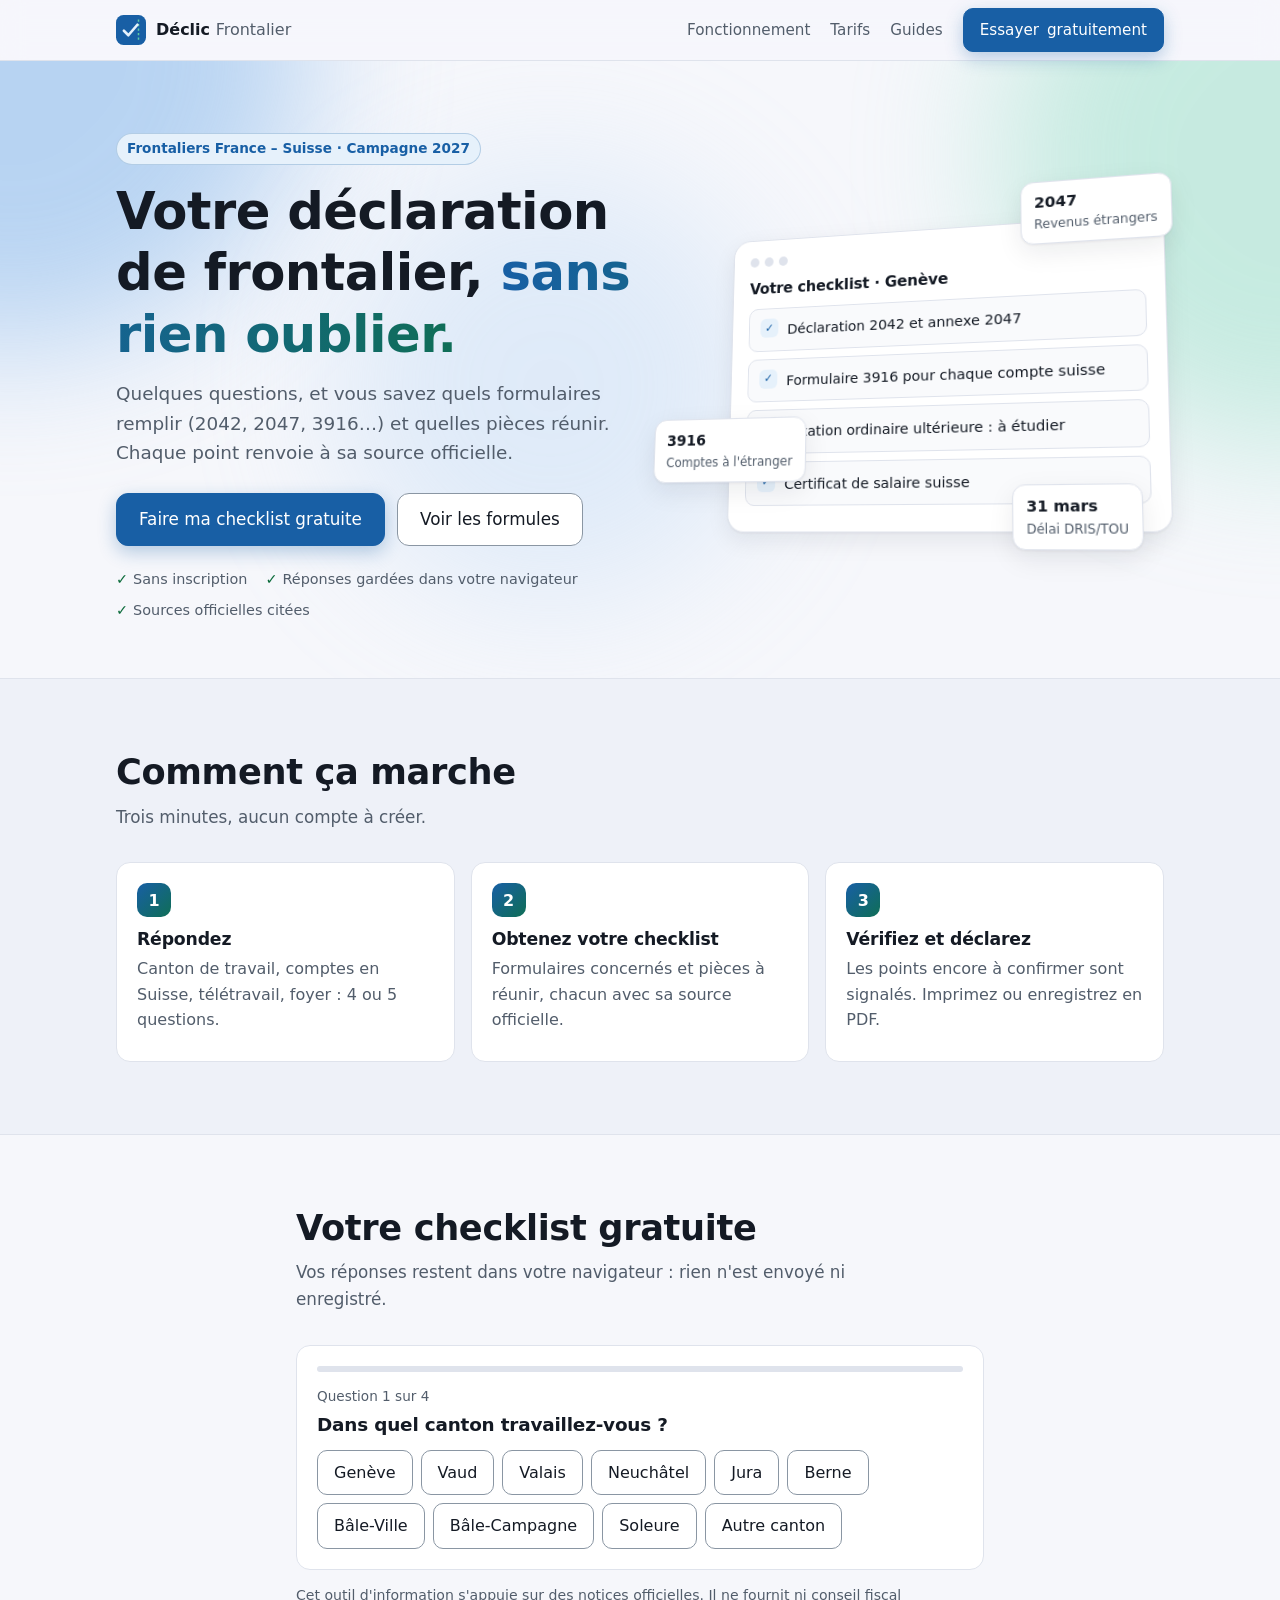
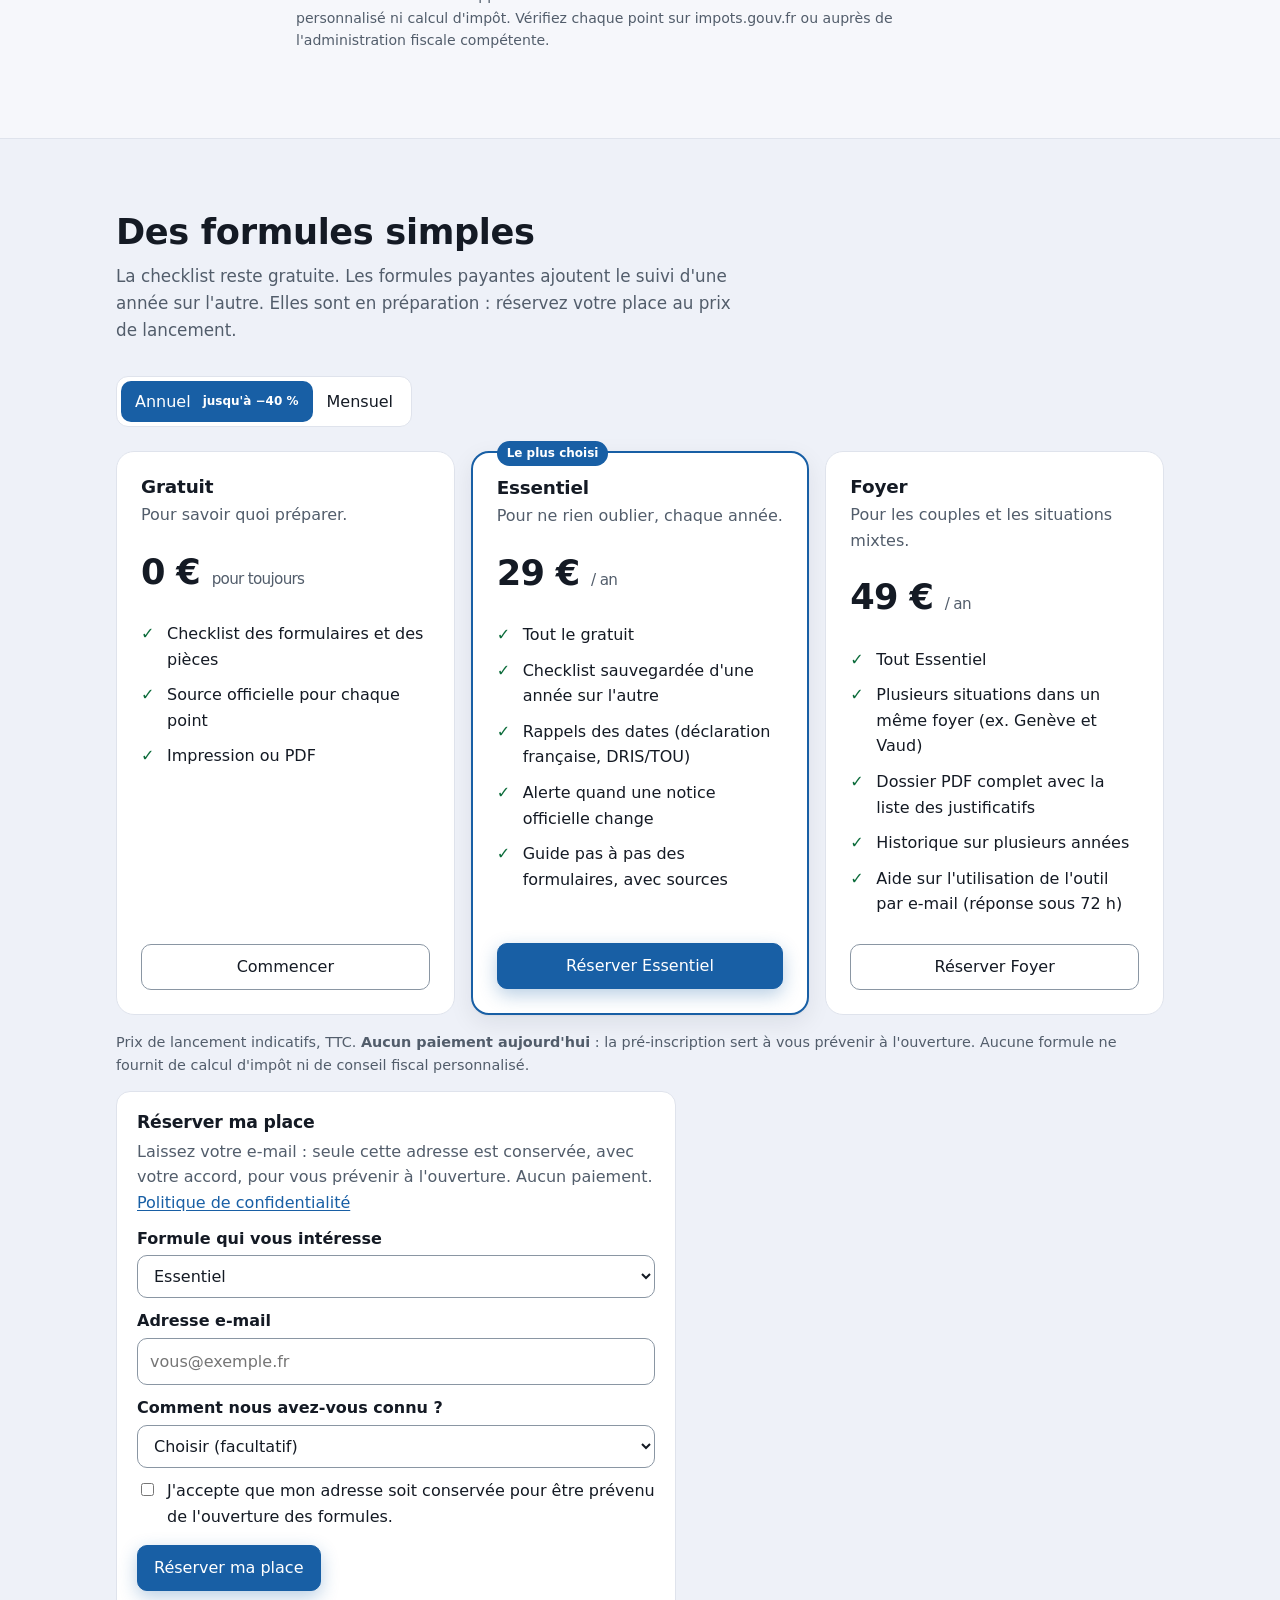
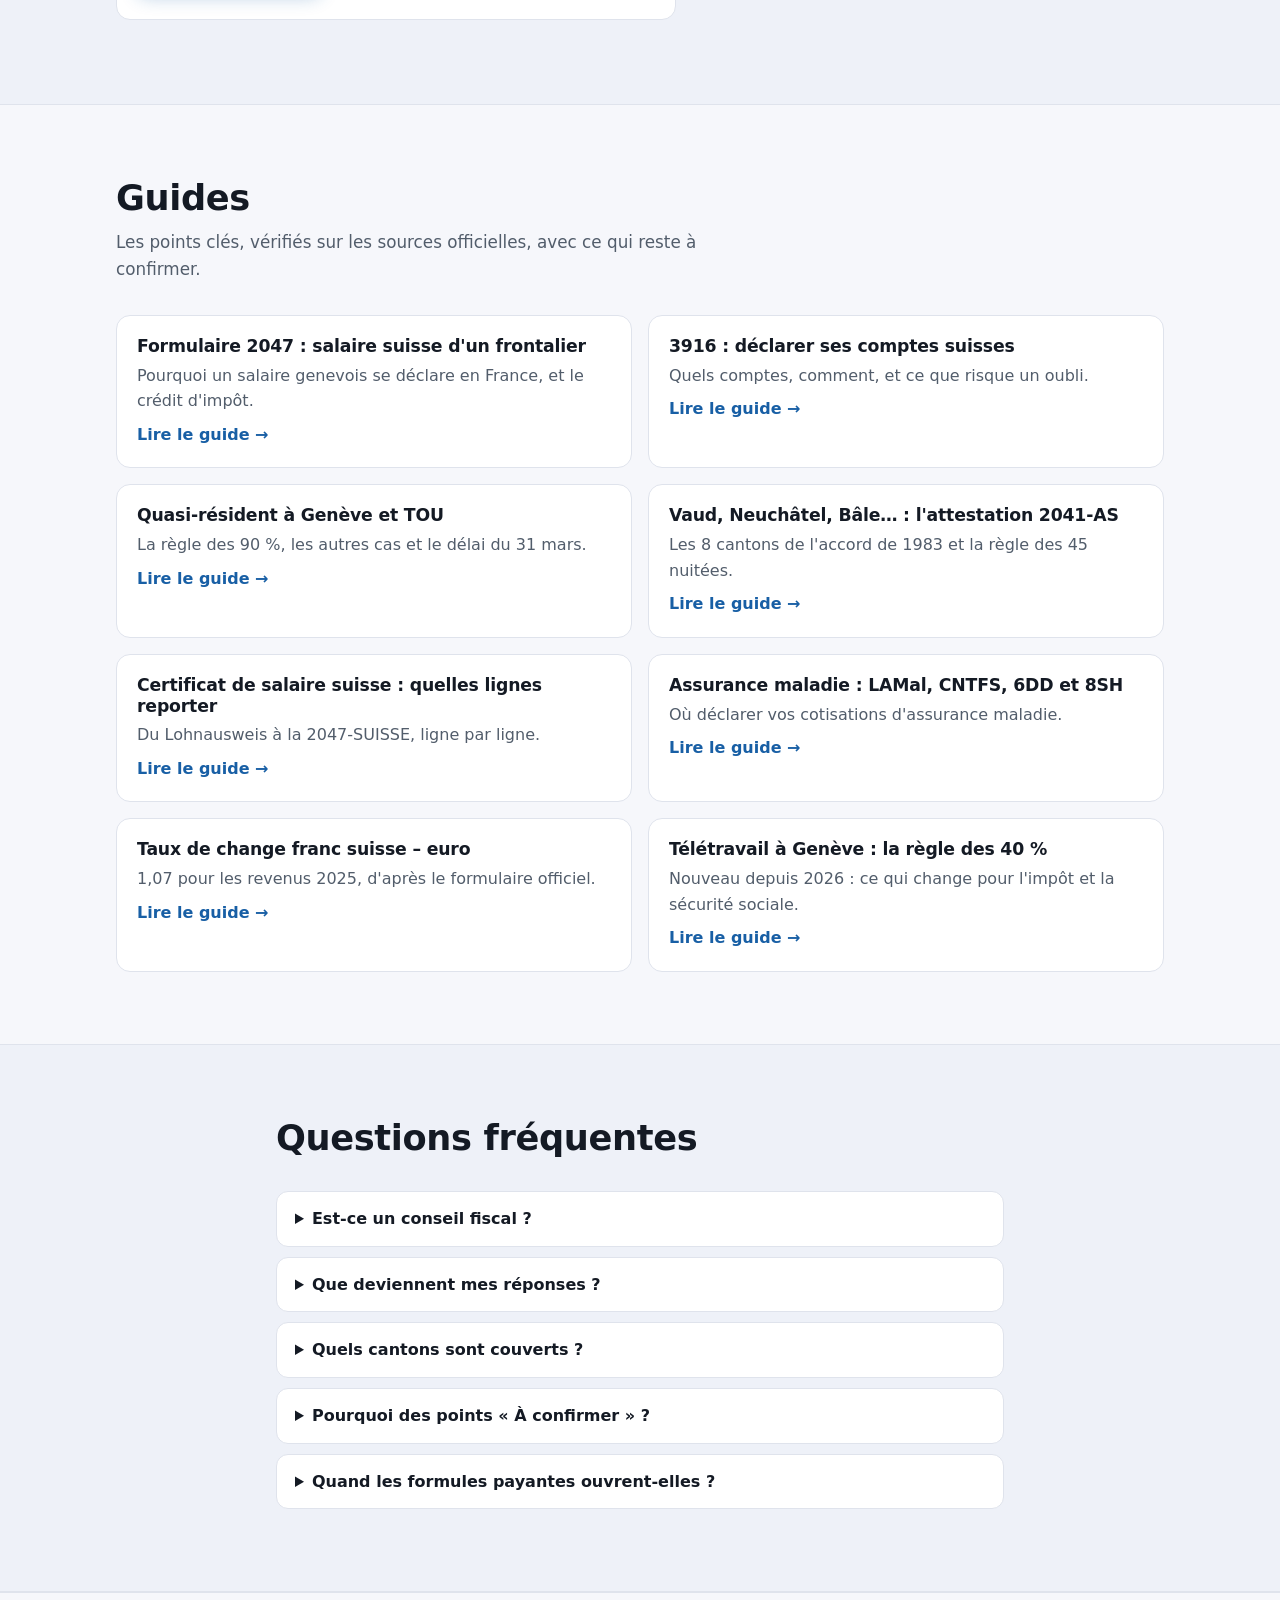
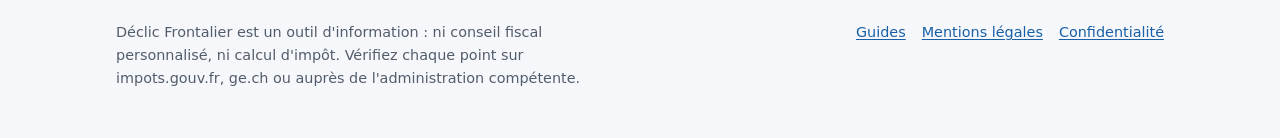
<file: index.html>
<!doctype html>
<html lang="fr">
<head>
  <meta charset="utf-8">
  <meta name="viewport" content="width=device-width, initial-scale=1">
  <title>Checklist déclaration d'impôts frontalier Suisse (Genève) | Déclic Frontalier</title>
  <meta name="description" content="Outil d'information gratuit : répondez à quelques questions et obtenez la checklist des formulaires (2042, 2047, 3916) et des pièces pour votre déclaration française de frontalier travaillant en Suisse.">
  <link rel="canonical" href="https://declicfrontalier.fr/">
  <meta property="og:type" content="website">
  <meta property="og:locale" content="fr_FR">
  <meta property="og:site_name" content="Déclic Frontalier">
  <meta property="og:title" content="Checklist déclaration d'impôts frontalier Suisse (Genève)">
  <meta property="og:description" content="Répondez à quelques questions et obtenez la checklist des formulaires et des pièces pour votre déclaration française. Outil d'information, vos réponses restent dans votre navigateur.">
  <meta property="og:url" content="https://declicfrontalier.fr/">
  <meta name="twitter:card" content="summary_large_image">
  <link rel="icon" href="favicon.svg" type="image/svg+xml">
  <link rel="apple-touch-icon" href="apple-touch-icon.png">
  <meta name="theme-color" content="#185FA5">
  <meta property="og:image" content="https://declicfrontalier.fr/img/og-image.png">
  <meta property="og:image:width" content="1200">
  <meta property="og:image:height" content="630">
  <meta property="og:image:alt" content="Déclic Frontalier : votre déclaration de frontalier, sans rien oublier.">
  <script type="application/ld+json">[{"@context": "https://schema.org", "@type": "WebSite", "name": "Déclic Frontalier", "url": "https://declicfrontalier.fr/", "inLanguage": "fr-FR"}, {"@context": "https://schema.org", "@type": "WebApplication", "name": "Déclic Frontalier", "url": "https://declicfrontalier.fr/", "applicationCategory": "FinanceApplication", "operatingSystem": "Web", "inLanguage": "fr-FR", "description": "Outil d'information gratuit : checklist des formulaires et des pièces pour la déclaration française des frontaliers travaillant en Suisse.", "offers": {"@type": "Offer", "price": "0", "priceCurrency": "EUR"}}, {"@context": "https://schema.org", "@type": "FAQPage", "mainEntity": [{"@type": "Question", "name": "Est-ce un conseil fiscal ?", "acceptedAnswer": {"@type": "Answer", "text": "Non. C'est un outil d'information : il liste les formulaires et les pièces à prévoir selon vos réponses, avec la source de chaque point. Il ne calcule pas votre impôt et ne remplace ni les notices officielles ni l'administration fiscale."}}, {"@type": "Question", "name": "Que deviennent mes réponses ?", "acceptedAnswer": {"@type": "Answer", "text": "Elles restent dans votre navigateur et disparaissent quand vous fermez la page. Seule l'adresse e-mail que vous laissez volontairement pour la pré-inscription est conservée. Politique de confidentialité."}}, {"@type": "Question", "name": "Quels cantons sont couverts ?", "acceptedAnswer": {"@type": "Answer", "text": "Tous les cantons, pour la déclaration française : Genève et les autres cantons hors accord relèvent du « cas 2 » de l'annexe 2047-SUISSE, et les huit cantons de l'accord frontalier de 1983 (Berne, Soleure, Bâle-Ville, Bâle-Campagne, Vaud, Valais, Neuchâtel, Jura) du « cas 1 ». Les informations sur le statut de quasi-résident et le télétravail viennent en priorité du canton de Genève."}}, {"@type": "Question", "name": "Pourquoi des points « À confirmer » ?", "acceptedAnswer": {"@type": "Answer", "text": "Certains points n'ont pas encore été vérifiés sur la notice officielle de la campagne en cours. Ils sont signalés pour que vous les contrôliez avant de déclarer."}}, {"@type": "Question", "name": "Quand les formules payantes ouvrent-elles ?", "acceptedAnswer": {"@type": "Answer", "text": "Elles sont en préparation pour la campagne de déclaration 2027. Pré-inscrivez-vous pour être prévenu. Aucun paiement n'est demandé aujourd'hui."}}]}]</script>
  <link rel="stylesheet" href="style.css?v=7">
  <script>document.documentElement.classList.add("js");</script>
</head>
<body>
<a class="skip" href="#assistant">Aller au questionnaire</a>

<header class="site-header">
  <div class="wrap">
    <a class="brand" href="./"><img src="./img/logo-mark.svg" width="30" height="30" alt=""><span class="brand-name">Déclic <span>Frontalier</span></span></a>
    <nav class="site-nav" aria-label="Navigation principale">
      <a href="#fonctionnement">Fonctionnement</a>
      <a href="#tarifs">Tarifs</a>
      <a href="articles/">Guides</a>
      <a class="btn btn-primary" href="#assistant">Essayer<span class="hide-sm"> gratuitement</span></a>
    </nav>
  </div>
</header>

<main>
  <section class="hero" aria-labelledby="hero-title">
    <div class="hero-bg" aria-hidden="true"><span class="blob b1"></span><span class="blob b2"></span><span class="blob b3"></span></div>
    <div class="wrap">
      <div>
        <span class="eyebrow">Frontaliers France – Suisse · Campagne 2027</span>
        <h1 id="hero-title">Votre déclaration de frontalier, <span class="grad">sans rien oublier.</span></h1>
        <p class="lead">Quelques questions, et vous savez quels formulaires remplir (2042, 2047, 3916…) et quelles pièces réunir. Chaque point renvoie à sa source officielle.</p>
        <div class="hero-cta">
          <a class="btn btn-primary btn-lg" href="#assistant">Faire ma checklist gratuite</a>
          <a class="btn btn-lg" href="#tarifs">Voir les formules</a>
        </div>
        <ul class="trust">
          <li>Sans inscription</li>
          <li>Réponses gardées dans votre navigateur</li>
          <li>Sources officielles citées</li>
        </ul>
      </div>
      <div class="scene" aria-hidden="true">
        <div class="tilt" id="tilt">
          <div class="mock">
            <div class="mock-head"><span></span><span></span><span></span></div>
            <h3>Votre checklist · Genève</h3>
            <div class="mock-item"><span class="tick">✓</span>Déclaration 2042 et annexe 2047</div>
            <div class="mock-item"><span class="tick">✓</span>Formulaire 3916 pour chaque compte suisse</div>
            <div class="mock-item"><span class="tick">✓</span>Taxation ordinaire ultérieure : à étudier</div>
            <div class="mock-item"><span class="tick">✓</span>Certificat de salaire suisse</div>
          </div>
          <div class="chip c1">2047<small>Revenus étrangers</small></div>
          <div class="chip c2">3916<small>Comptes à l'étranger</small></div>
          <div class="chip c3">31 mars<small>Délai DRIS/TOU</small></div>
        </div>
      </div>
    </div>
  </section>

  <section class="section alt" id="fonctionnement" aria-labelledby="fonctionnement-title">
    <div class="wrap">
      <div class="section-head reveal">
        <h2 id="fonctionnement-title">Comment ça marche</h2>
        <p>Trois minutes, aucun compte à créer.</p>
      </div>
      <div class="grid-3">
        <div class="card reveal"><div class="step-num">1</div><h3>Répondez</h3><p>Canton de travail, comptes en Suisse, télétravail, foyer : 4 ou 5 questions.</p></div>
        <div class="card reveal"><div class="step-num">2</div><h3>Obtenez votre checklist</h3><p>Formulaires concernés et pièces à réunir, chacun avec sa source officielle.</p></div>
        <div class="card reveal"><div class="step-num">3</div><h3>Vérifiez et déclarez</h3><p>Les points encore à confirmer sont signalés. Imprimez ou enregistrez en PDF.</p></div>
      </div>
    </div>
  </section>

  <section class="section" id="assistant" aria-labelledby="assistant-title" tabindex="-1">
    <div class="wrap assistant-shell">
      <div class="section-head">
        <h2 id="assistant-title">Votre checklist gratuite</h2>
        <p>Vos réponses restent dans votre navigateur : rien n'est envoyé ni enregistré.</p>
      </div>
      <div id="app"></div>
      <p class="disc" id="disc"></p>
    </div>
  </section>

  <section class="section alt" id="tarifs" aria-labelledby="tarifs-title">
    <div class="wrap">
      <div class="section-head reveal">
        <h2 id="tarifs-title">Des formules simples</h2>
        <p>La checklist reste gratuite. Les formules payantes ajoutent le suivi d'une année sur l'autre. Elles sont en préparation : réservez votre place au prix de lancement.</p>
      </div>
      <div class="billing" role="group" aria-label="Périodicité">
        <button type="button" data-billing="yearly" aria-pressed="true">Annuel <span class="save" id="save"></span></button>
        <button type="button" data-billing="monthly" aria-pressed="false">Mensuel</button>
      </div>
      <div class="plans" id="plans"></div>
      <p class="price-note">Prix de lancement indicatifs, TTC. <strong>Aucun paiement aujourd'hui</strong> : la pré-inscription sert à vous prévenir à l'ouverture. Aucune formule ne fournit de calcul d'impôt ni de conseil fiscal personnalisé.</p>

      <div class="card waitlist reveal" id="liste">
        <h3>Réserver ma place</h3>
        <div id="waitlist"></div>
      </div>
    </div>
  </section>

  <section class="section" id="guides" aria-labelledby="guides-title">
    <div class="wrap">
      <div class="section-head reveal">
        <h2 id="guides-title">Guides</h2>
        <p>Les points clés, vérifiés sur les sources officielles, avec ce qui reste à confirmer.</p>
      </div>
      <div class="grid-2">
        <a class="card link reveal" href="articles/formulaire-2047-suisse-frontalier.html"><h3>Formulaire 2047 : salaire suisse d'un frontalier</h3><p>Pourquoi un salaire genevois se déclare en France, et le crédit d'impôt.</p><span class="more">Lire le guide →</span></a>
        <a class="card link reveal" href="articles/3916-compte-bancaire-suisse-frontalier.html"><h3>3916 : déclarer ses comptes suisses</h3><p>Quels comptes, comment, et ce que risque un oubli.</p><span class="more">Lire le guide →</span></a>
        <a class="card link reveal" href="articles/quasi-resident-geneve-taxation-ordinaire-ulterieure.html"><h3>Quasi-résident à Genève et TOU</h3><p>La règle des 90 %, les autres cas et le délai du 31 mars.</p><span class="more">Lire le guide →</span></a>
        <a class="card link reveal" href="articles/2041-as-frontalier-vaud-accord-1983.html"><h3>Vaud, Neuchâtel, Bâle… : l'attestation 2041-AS</h3><p>Les 8 cantons de l'accord de 1983 et la règle des 45 nuitées.</p><span class="more">Lire le guide →</span></a>
        <a class="card link reveal" href="articles/certificat-salaire-suisse-lohnausweis-2047.html"><h3>Certificat de salaire suisse : quelles lignes reporter</h3><p>Du Lohnausweis à la 2047-SUISSE, ligne par ligne.</p><span class="more">Lire le guide →</span></a>
        <a class="card link reveal" href="articles/assurance-maladie-frontalier-lamal-impots.html"><h3>Assurance maladie : LAMal, CNTFS, 6DD et 8SH</h3><p>Où déclarer vos cotisations d'assurance maladie.</p><span class="more">Lire le guide →</span></a>
        <a class="card link reveal" href="articles/taux-change-chf-euro-2047-suisse.html"><h3>Taux de change franc suisse – euro</h3><p>1,07 pour les revenus 2025, d'après le formulaire officiel.</p><span class="more">Lire le guide →</span></a>
        <a class="card link reveal" href="articles/teletravail-frontalier-geneve-40-pourcent.html"><h3>Télétravail à Genève : la règle des 40 %</h3><p>Nouveau depuis 2026 : ce qui change pour l'impôt et la sécurité sociale.</p><span class="more">Lire le guide →</span></a>
      </div>
    </div>
  </section>

  <section class="section alt faq" id="faq" aria-labelledby="faq-title">
    <div class="wrap" style="max-width:760px">
      <div class="section-head"><h2 id="faq-title">Questions fréquentes</h2></div>
      <details><summary>Est-ce un conseil fiscal ?</summary><p>Non. C'est un outil d'information : il liste les formulaires et les pièces à prévoir selon vos réponses, avec la source de chaque point. Il ne calcule pas votre impôt et ne remplace ni les notices officielles ni l'administration fiscale.</p></details>
      <details><summary>Que deviennent mes réponses ?</summary><p>Elles restent dans votre navigateur et disparaissent quand vous fermez la page. Seule l'adresse e-mail que vous laissez volontairement pour la pré-inscription est conservée. <a href="confidentialite.html">Politique de confidentialité</a>.</p></details>
      <details><summary>Quels cantons sont couverts ?</summary><p>Tous les cantons, pour la déclaration française : Genève et les autres cantons hors accord relèvent du « cas 2 » de l'annexe 2047-SUISSE, et les huit cantons de l'accord frontalier de 1983 (Berne, Soleure, Bâle-Ville, Bâle-Campagne, Vaud, Valais, Neuchâtel, Jura) du « cas 1 ». Les informations sur le statut de quasi-résident et le télétravail viennent en priorité du canton de Genève.</p></details>
      <details><summary>Pourquoi des points « À confirmer » ?</summary><p>Certains points n'ont pas encore été vérifiés sur la notice officielle de la campagne en cours. Ils sont signalés pour que vous les contrôliez avant de déclarer.</p></details>
      <details><summary>Quand les formules payantes ouvrent-elles ?</summary><p>Elles sont en préparation pour la campagne de déclaration 2027. Pré-inscrivez-vous pour être prévenu. Aucun paiement n'est demandé aujourd'hui.</p></details>
    </div>
  </section>
</main>

<footer>
  <div class="wrap">
    <p>Déclic Frontalier est un outil d'information : ni conseil fiscal personnalisé, ni calcul d'impôt. Vérifiez chaque point sur impots.gouv.fr, ge.ch ou auprès de l'administration compétente.</p>
    <nav aria-label="Informations légales">
      <a href="articles/">Guides</a>
      <a href="mentions-legales.html">Mentions légales</a>
      <a href="confidentialite.html">Confidentialité</a>
    </nav>
  </div>
</footer>
<script type="module" src="analytics.js"></script>
<script type="module" src="app.js"></script>
<script type="module" src="landing.js"></script>
</body>
</html>
</file>
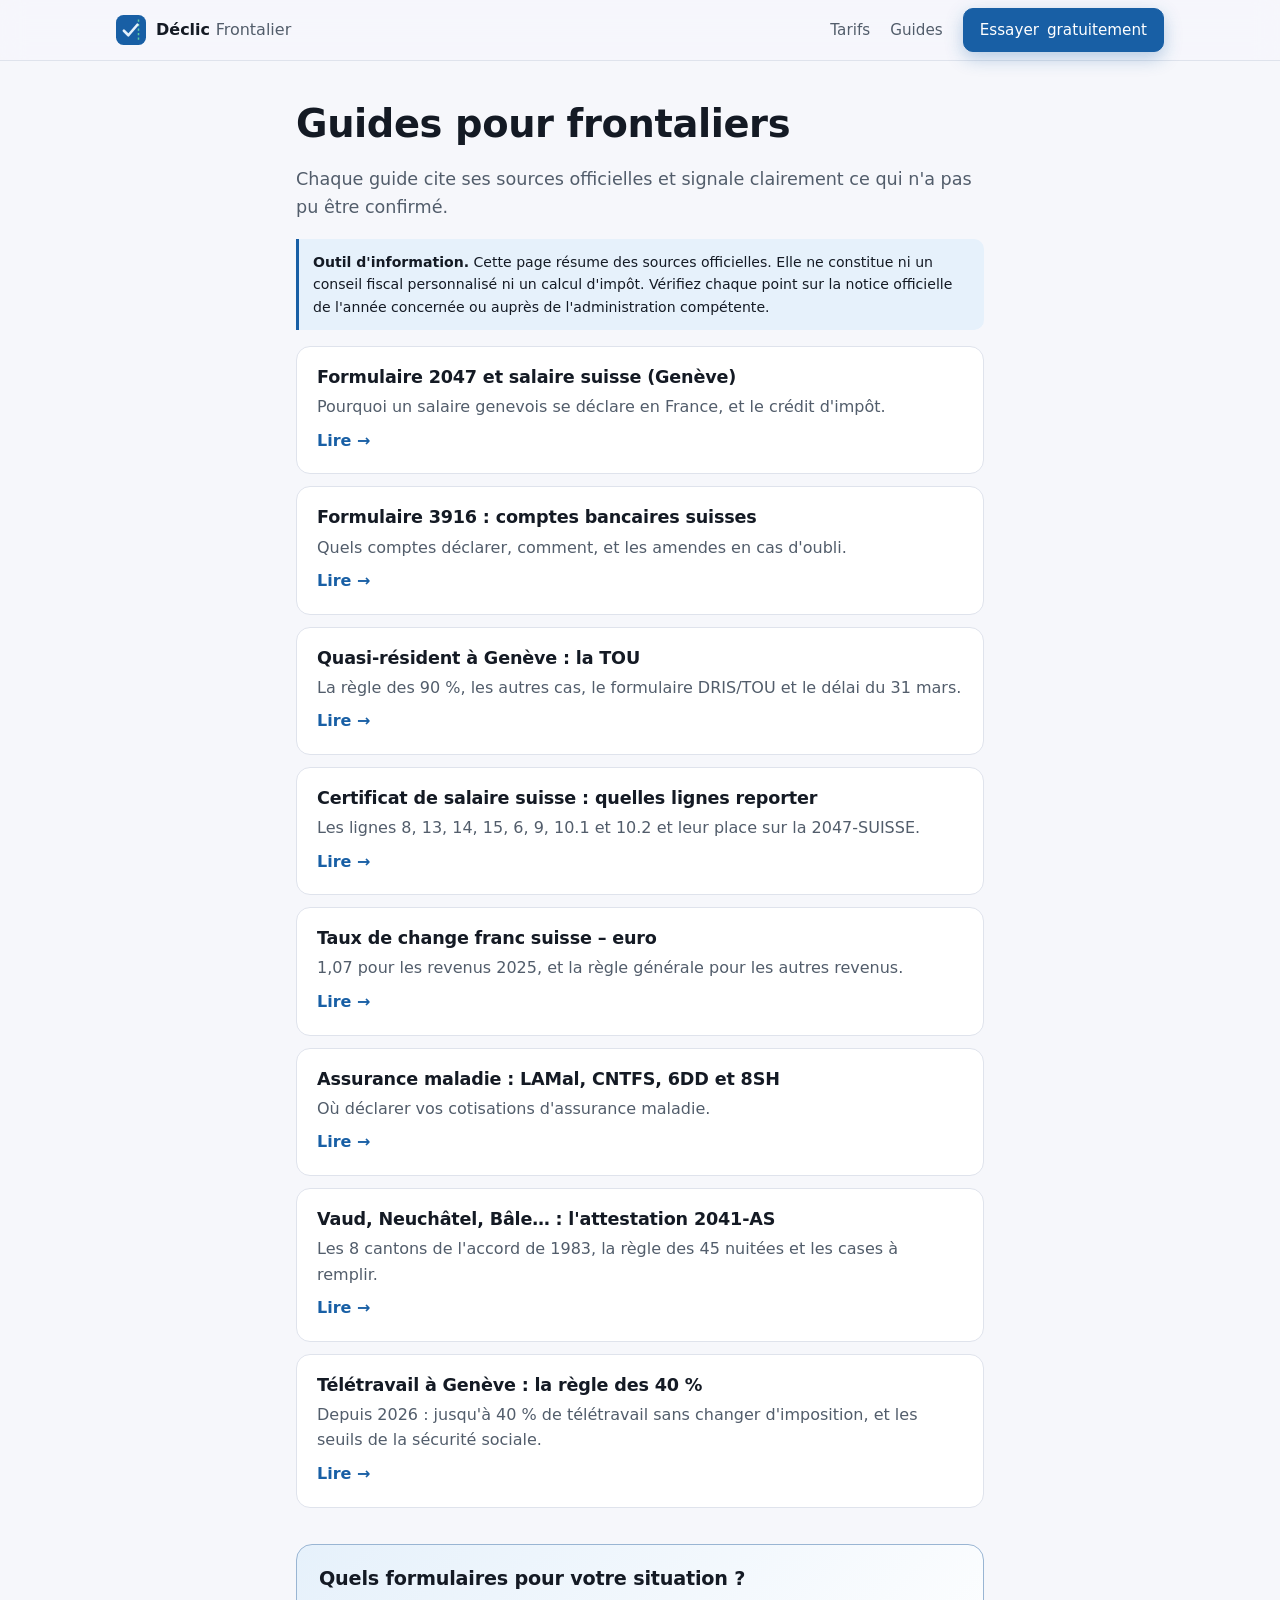
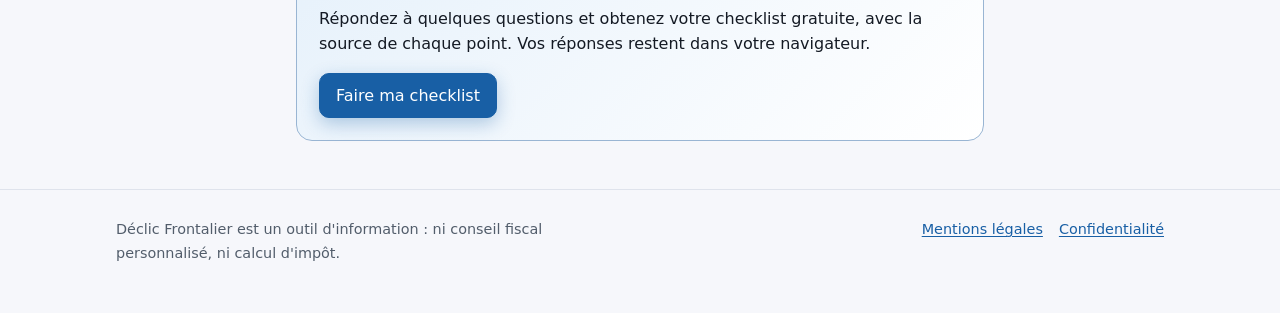
<file: articles/index.html>
<!doctype html>
<html lang="fr">
<head>
  <meta charset="utf-8">
  <meta name="viewport" content="width=device-width, initial-scale=1">
  <title>Guides fiscaux pour frontaliers France – Suisse | Déclic Frontalier</title>
  <meta name="description" content="Guides vérifiés sur les sources officielles : formulaire 2047, formulaire 3916 pour les comptes suisses, statut de quasi-résident à Genève.">
  <link rel="canonical" href="https://declicfrontalier.fr/articles/">
  <meta property="og:type" content="website">
  <meta property="og:locale" content="fr_FR">
  <meta property="og:site_name" content="Déclic Frontalier">
  <meta property="og:title" content="Guides fiscaux pour frontaliers France – Suisse">
  <meta property="og:description" content="Formulaire 2047, 3916, quasi-résident à Genève : les points clés, avec leurs sources officielles.">
  <meta property="og:url" content="https://declicfrontalier.fr/articles/">
  <meta name="twitter:card" content="summary_large_image">
  <link rel="icon" href="../favicon.svg" type="image/svg+xml">
  <link rel="apple-touch-icon" href="../apple-touch-icon.png">
  <meta name="theme-color" content="#185FA5">
  <meta property="og:image" content="https://declicfrontalier.fr/img/og-image.png">
  <meta property="og:image:width" content="1200">
  <meta property="og:image:height" content="630">
  <meta property="og:image:alt" content="Déclic Frontalier : votre déclaration de frontalier, sans rien oublier.">
  <link rel="stylesheet" href="../style.css?v=7">
</head>
<body>
<a class="skip" href="#contenu">Aller au contenu</a>
<header class="site-header">
  <div class="wrap">
    <a class="brand" href="../"><img src="../img/logo-mark.svg" width="30" height="30" alt=""><span class="brand-name">Déclic <span>Frontalier</span></span></a>
    <nav class="site-nav" aria-label="Navigation principale">
      <a href="../#tarifs">Tarifs</a>
      <a href="./" aria-current="page">Guides</a>
      <a class="btn btn-primary" href="../#assistant">Essayer<span class="hide-sm"> gratuitement</span></a>
    </nav>
  </div>
</header>
<main id="contenu" class="prose">
  <h1>Guides pour frontaliers</h1>
  <p class="lead">Chaque guide cite ses sources officielles et signale clairement ce qui n'a pas pu être confirmé.</p>
  <p class="notice"><strong>Outil d'information.</strong> Cette page résume des sources officielles. Elle ne constitue ni un conseil fiscal personnalisé ni un calcul d'impôt. Vérifiez chaque point sur la notice officielle de l'année concernée ou auprès de l'administration compétente.</p>
  <a class="card link" href="formulaire-2047-suisse-frontalier.html"><h2 style="margin:0 0 6px;font-size:1.1rem">Formulaire 2047 et salaire suisse (Genève)</h2><p>Pourquoi un salaire genevois se déclare en France, et le crédit d'impôt.</p><span class="more">Lire →</span></a>
  <a class="card link" href="3916-compte-bancaire-suisse-frontalier.html"><h2 style="margin:0 0 6px;font-size:1.1rem">Formulaire 3916 : comptes bancaires suisses</h2><p>Quels comptes déclarer, comment, et les amendes en cas d'oubli.</p><span class="more">Lire →</span></a>
  <a class="card link" href="quasi-resident-geneve-taxation-ordinaire-ulterieure.html"><h2 style="margin:0 0 6px;font-size:1.1rem">Quasi-résident à Genève : la TOU</h2><p>La règle des 90 %, les autres cas, le formulaire DRIS/TOU et le délai du 31 mars.</p><span class="more">Lire →</span></a>
  <a class="card link" href="certificat-salaire-suisse-lohnausweis-2047.html"><h2 style="margin:0 0 6px;font-size:1.1rem">Certificat de salaire suisse : quelles lignes reporter</h2><p>Les lignes 8, 13, 14, 15, 6, 9, 10.1 et 10.2 et leur place sur la 2047-SUISSE.</p><span class="more">Lire →</span></a>
  <a class="card link" href="taux-change-chf-euro-2047-suisse.html"><h2 style="margin:0 0 6px;font-size:1.1rem">Taux de change franc suisse – euro</h2><p>1,07 pour les revenus 2025, et la règle générale pour les autres revenus.</p><span class="more">Lire →</span></a>
  <a class="card link" href="assurance-maladie-frontalier-lamal-impots.html"><h2 style="margin:0 0 6px;font-size:1.1rem">Assurance maladie : LAMal, CNTFS, 6DD et 8SH</h2><p>Où déclarer vos cotisations d'assurance maladie.</p><span class="more">Lire →</span></a>
  <a class="card link" href="2041-as-frontalier-vaud-accord-1983.html"><h2 style="margin:0 0 6px;font-size:1.1rem">Vaud, Neuchâtel, Bâle… : l'attestation 2041-AS</h2><p>Les 8 cantons de l'accord de 1983, la règle des 45 nuitées et les cases à remplir.</p><span class="more">Lire →</span></a>
  <a class="card link" href="teletravail-frontalier-geneve-40-pourcent.html"><h2 style="margin:0 0 6px;font-size:1.1rem">Télétravail à Genève : la règle des 40 %</h2><p>Depuis 2026 : jusqu'à 40 % de télétravail sans changer d'imposition, et les seuils de la sécurité sociale.</p><span class="more">Lire →</span></a>
  <div class="cta-box">
    <h2>Quels formulaires pour votre situation ?</h2>
    <p>Répondez à quelques questions et obtenez votre checklist gratuite, avec la source de chaque point. Vos réponses restent dans votre navigateur.</p>
    <a class="btn btn-primary" href="../#assistant">Faire ma checklist</a>
  </div>
</main>
<footer>
  <div class="wrap">
    <p>Déclic Frontalier est un outil d'information : ni conseil fiscal personnalisé, ni calcul d'impôt.</p>
    <nav aria-label="Informations légales">
      <a href="../mentions-legales.html">Mentions légales</a>
      <a href="../confidentialite.html">Confidentialité</a>
    </nav>
  </div>
</footer>
<script type="module" src="../analytics.js"></script>
</body>
</html>
</file>
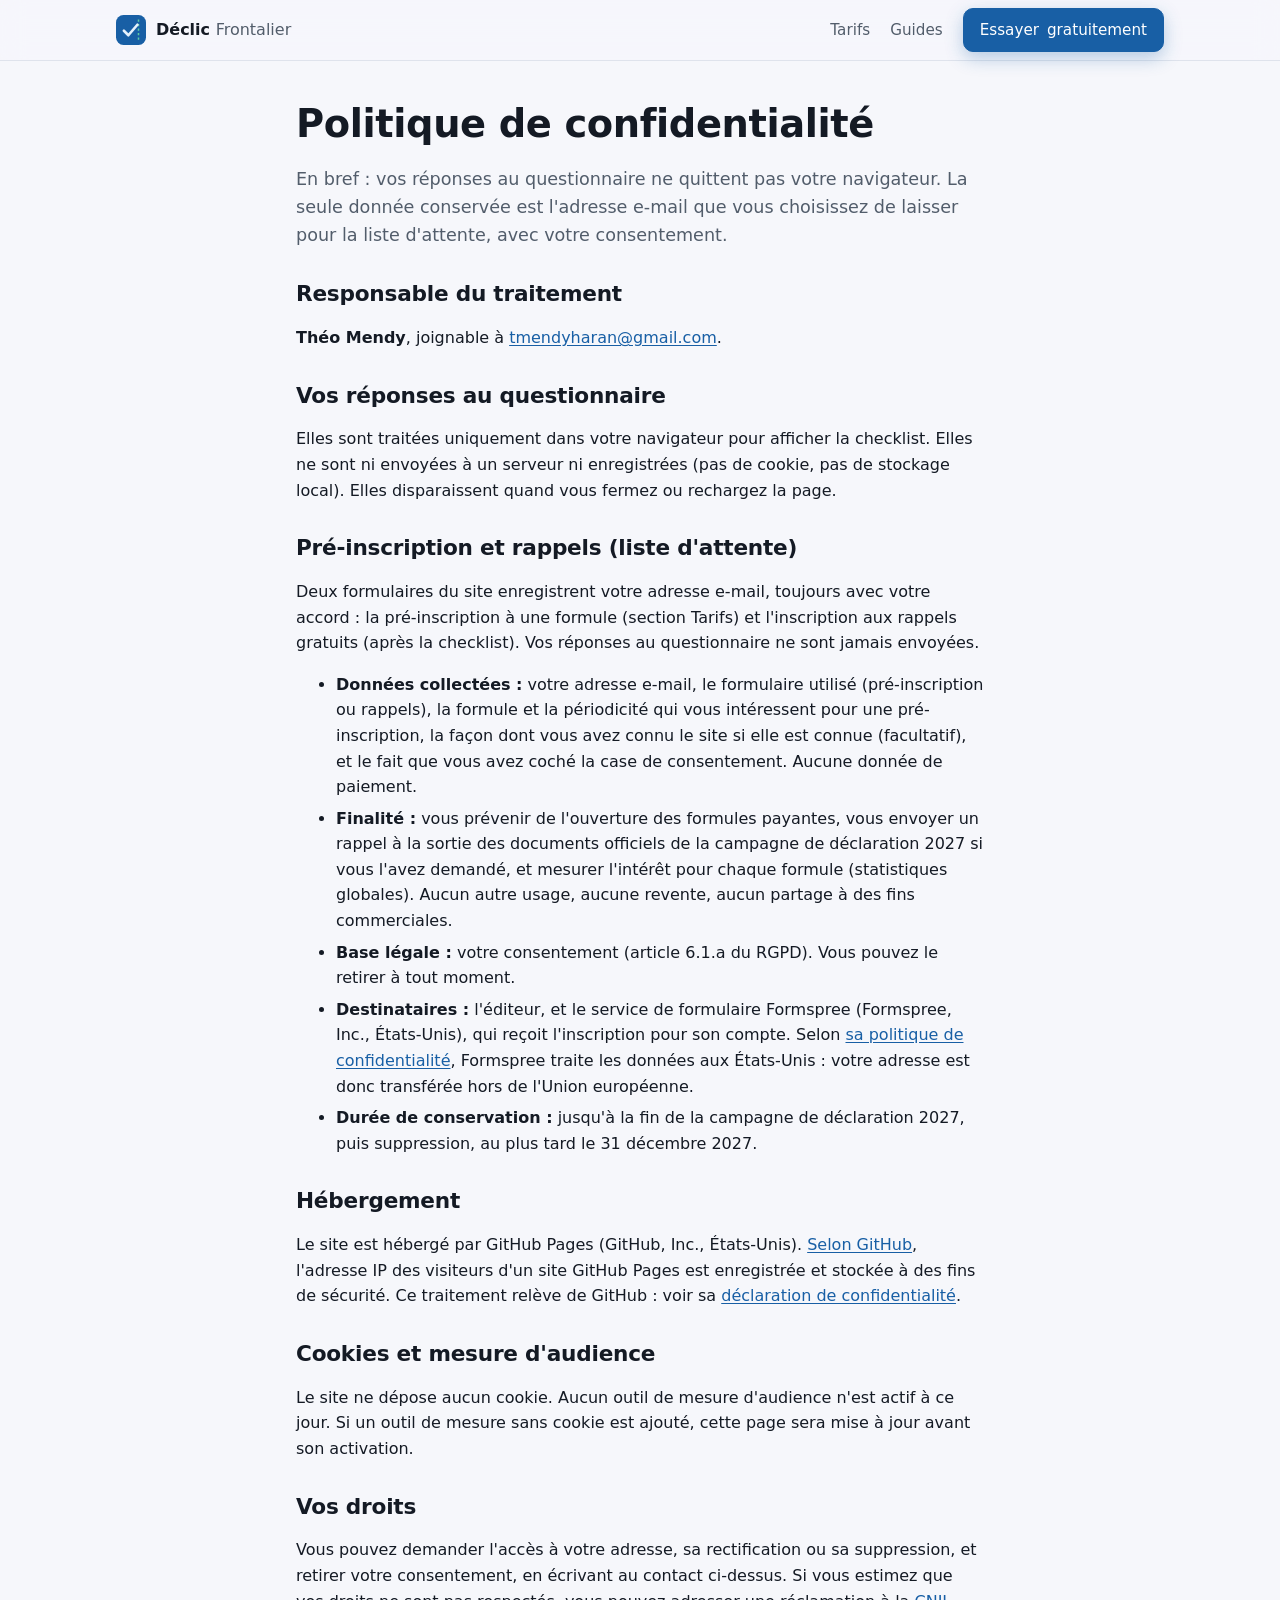
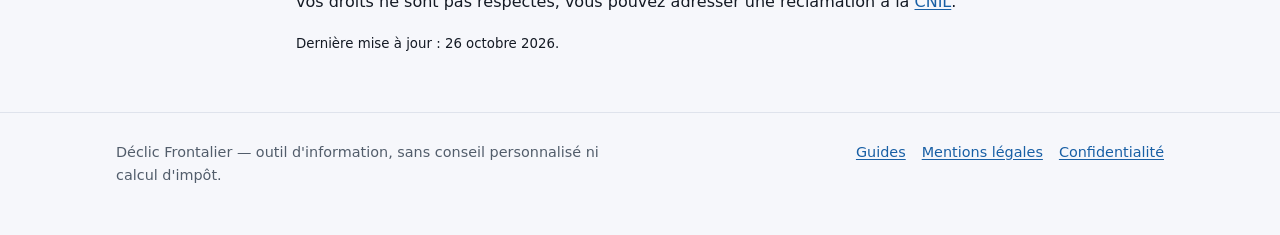
<file: confidentialite.html>
<!doctype html>
<html lang="fr">
<head>
  <meta charset="utf-8">
  <meta name="viewport" content="width=device-width, initial-scale=1">
  <title>Politique de confidentialité | Déclic Frontalier</title>
  <meta name="description" content="Vos réponses restent dans votre navigateur. Seule l'adresse e-mail de la liste d'attente est conservée, avec votre consentement.">
  <link rel="canonical" href="https://declicfrontalier.fr/confidentialite.html">
  <link rel="icon" href="favicon.svg" type="image/svg+xml">
  <link rel="apple-touch-icon" href="apple-touch-icon.png">
  <meta name="theme-color" content="#185FA5">
  <meta property="og:image" content="https://declicfrontalier.fr/img/og-image.png">
  <meta property="og:image:width" content="1200">
  <meta property="og:image:height" content="630">
  <meta property="og:image:alt" content="Déclic Frontalier : votre déclaration de frontalier, sans rien oublier.">
  <link rel="stylesheet" href="style.css?v=7">
</head>
<body>
<a class="skip" href="#contenu">Aller au contenu</a>
<header class="site-header">
  <div class="wrap">
    <a class="brand" href="./"><img src="./img/logo-mark.svg" width="30" height="30" alt=""><span class="brand-name">Déclic <span>Frontalier</span></span></a>
    <nav class="site-nav" aria-label="Navigation principale">
      <a href="./#tarifs">Tarifs</a>
      <a href="articles/">Guides</a>
      <a class="btn btn-primary" href="./#assistant">Essayer<span class="hide-sm"> gratuitement</span></a>
    </nav>
  </div>
</header>
<main id="contenu" class="prose">
  <h1>Politique de confidentialité</h1>
  <p class="lead">En bref : vos réponses au questionnaire ne quittent pas votre navigateur. La seule donnée conservée est l'adresse e-mail que vous choisissez de laisser pour la liste d'attente, avec votre consentement.</p>

  <h2>Responsable du traitement</h2>
  <p><strong>Théo Mendy</strong>, joignable à <a href="&#109;&#97;&#105;&#108;&#116;&#111;&#58;&#116;&#109;&#101;&#110;&#100;&#121;&#104;&#97;&#114;&#97;&#110;&#64;&#103;&#109;&#97;&#105;&#108;&#46;&#99;&#111;&#109;">&#116;&#109;&#101;&#110;&#100;&#121;&#104;&#97;&#114;&#97;&#110;&#64;&#103;&#109;&#97;&#105;&#108;&#46;&#99;&#111;&#109;</a>.</p>

  <h2>Vos réponses au questionnaire</h2>
  <p>Elles sont traitées uniquement dans votre navigateur pour afficher la checklist. Elles ne sont ni envoyées à un serveur ni enregistrées (pas de cookie, pas de stockage local). Elles disparaissent quand vous fermez ou rechargez la page.</p>

  <h2>Pré-inscription et rappels (liste d'attente)</h2>
  <p>Deux formulaires du site enregistrent votre adresse e-mail, toujours avec votre accord : la pré-inscription à une formule (section Tarifs) et l'inscription aux rappels gratuits (après la checklist). Vos réponses au questionnaire ne sont jamais envoyées.</p>
  <ul>
    <li><strong>Données collectées :</strong> votre adresse e-mail, le formulaire utilisé (pré-inscription ou rappels), la formule et la périodicité qui vous intéressent pour une pré-inscription, la façon dont vous avez connu le site si elle est connue (facultatif), et le fait que vous avez coché la case de consentement. Aucune donnée de paiement.</li>
    <li><strong>Finalité :</strong> vous prévenir de l'ouverture des formules payantes, vous envoyer un rappel à la sortie des documents officiels de la campagne de déclaration 2027 si vous l'avez demandé, et mesurer l'intérêt pour chaque formule (statistiques globales). Aucun autre usage, aucune revente, aucun partage à des fins commerciales.</li>
    <li><strong>Base légale :</strong> votre consentement (article 6.1.a du RGPD). Vous pouvez le retirer à tout moment.</li>
    <li><strong>Destinataires :</strong> l'éditeur, et le service de formulaire Formspree (Formspree, Inc., États-Unis), qui reçoit l'inscription pour son compte. Selon <a href="https://formspree.io/legal/privacy-policy">sa politique de confidentialité</a>, Formspree traite les données aux États-Unis : votre adresse est donc transférée hors de l'Union européenne.</li>
    <li><strong>Durée de conservation :</strong> jusqu'à la fin de la campagne de déclaration 2027, puis suppression, au plus tard le 31 décembre 2027.</li>
  </ul>

  <h2>Hébergement</h2>
  <p>Le site est hébergé par GitHub Pages (GitHub, Inc., États-Unis). <a href="https://docs.github.com/fr/pages/getting-started-with-github-pages/what-is-github-pages#collecte-de-données">Selon GitHub</a>, l'adresse IP des visiteurs d'un site GitHub Pages est enregistrée et stockée à des fins de sécurité. Ce traitement relève de GitHub : voir sa <a href="https://docs.github.com/fr/site-policy/privacy-policies/github-general-privacy-statement">déclaration de confidentialité</a>.</p>

  <h2>Cookies et mesure d'audience</h2>
  <p>Le site ne dépose aucun cookie. Aucun outil de mesure d'audience n'est actif à ce jour. Si un outil de mesure sans cookie est ajouté, cette page sera mise à jour avant son activation.</p>

  <h2>Vos droits</h2>
  <p>Vous pouvez demander l'accès à votre adresse, sa rectification ou sa suppression, et retirer votre consentement, en écrivant au contact ci-dessus. Si vous estimez que vos droits ne sont pas respectés, vous pouvez adresser une réclamation à la <a href="https://www.cnil.fr/fr/plaintes">CNIL</a>.</p>

  <p><small>Dernière mise à jour : 26 octobre 2026.</small></p>
</main>
<footer>
  <div class="wrap">
  <p>Déclic Frontalier — outil d'information, sans conseil personnalisé ni calcul d'impôt.</p>
  <nav aria-label="Informations légales">
    <a href="articles/">Guides</a>
    <a href="mentions-legales.html">Mentions légales</a>
    <a href="confidentialite.html" aria-current="page">Confidentialité</a>
  </nav>
  </div>
</footer>
<script type="module" src="analytics.js"></script>
</body>
</html>
</file>
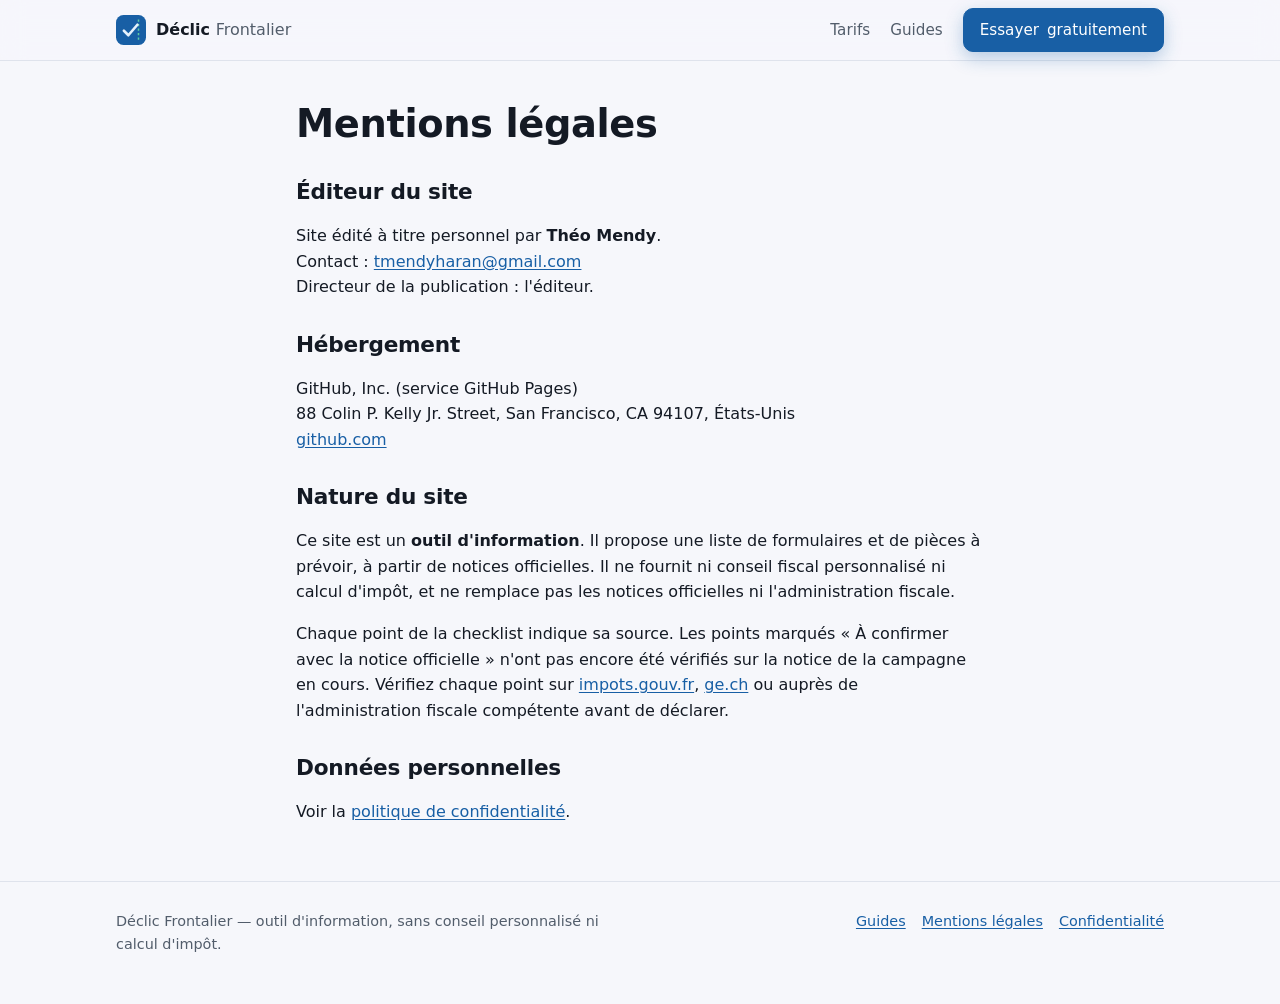
<file: mentions-legales.html>
<!doctype html>
<html lang="fr">
<head>
  <meta charset="utf-8">
  <meta name="viewport" content="width=device-width, initial-scale=1">
  <title>Mentions légales | Déclic Frontalier</title>
  <meta name="description" content="Mentions légales de Déclic Frontalier, outil d'information gratuit pour la déclaration française des frontaliers travaillant en Suisse.">
  <link rel="canonical" href="https://declicfrontalier.fr/mentions-legales.html">
  <link rel="icon" href="favicon.svg" type="image/svg+xml">
  <link rel="apple-touch-icon" href="apple-touch-icon.png">
  <meta name="theme-color" content="#185FA5">
  <meta property="og:image" content="https://declicfrontalier.fr/img/og-image.png">
  <meta property="og:image:width" content="1200">
  <meta property="og:image:height" content="630">
  <meta property="og:image:alt" content="Déclic Frontalier : votre déclaration de frontalier, sans rien oublier.">
  <link rel="stylesheet" href="style.css?v=7">
</head>
<body>
<a class="skip" href="#contenu">Aller au contenu</a>
<header class="site-header">
  <div class="wrap">
    <a class="brand" href="./"><img src="./img/logo-mark.svg" width="30" height="30" alt=""><span class="brand-name">Déclic <span>Frontalier</span></span></a>
    <nav class="site-nav" aria-label="Navigation principale">
      <a href="./#tarifs">Tarifs</a>
      <a href="articles/">Guides</a>
      <a class="btn btn-primary" href="./#assistant">Essayer<span class="hide-sm"> gratuitement</span></a>
    </nav>
  </div>
</header>
<main id="contenu" class="prose">
  <h1>Mentions légales</h1>

  <h2>Éditeur du site</h2>
  <p>Site édité à titre personnel par <strong>Théo Mendy</strong>.<br>
  Contact : <a href="&#109;&#97;&#105;&#108;&#116;&#111;&#58;&#116;&#109;&#101;&#110;&#100;&#121;&#104;&#97;&#114;&#97;&#110;&#64;&#103;&#109;&#97;&#105;&#108;&#46;&#99;&#111;&#109;">&#116;&#109;&#101;&#110;&#100;&#121;&#104;&#97;&#114;&#97;&#110;&#64;&#103;&#109;&#97;&#105;&#108;&#46;&#99;&#111;&#109;</a><br>
  Directeur de la publication : l'éditeur.</p>

  <h2>Hébergement</h2>
  <p>GitHub, Inc. (service GitHub Pages)<br>
  88 Colin P. Kelly Jr. Street, San Francisco, CA 94107, États-Unis<br>
  <a href="https://github.com">github.com</a></p>

  <h2>Nature du site</h2>
  <p>Ce site est un <strong>outil d'information</strong>. Il propose une liste de formulaires et de pièces à prévoir, à partir de notices officielles. Il ne fournit ni conseil fiscal personnalisé ni calcul d'impôt, et ne remplace pas les notices officielles ni l'administration fiscale.</p>
  <p>Chaque point de la checklist indique sa source. Les points marqués « À confirmer avec la notice officielle » n'ont pas encore été vérifiés sur la notice de la campagne en cours. Vérifiez chaque point sur <a href="https://www.impots.gouv.fr">impots.gouv.fr</a>, <a href="https://www.ge.ch">ge.ch</a> ou auprès de l'administration fiscale compétente avant de déclarer.</p>

  <h2>Données personnelles</h2>
  <p>Voir la <a href="confidentialite.html">politique de confidentialité</a>.</p>
</main>
<footer>
  <div class="wrap">
  <p>Déclic Frontalier — outil d'information, sans conseil personnalisé ni calcul d'impôt.</p>
  <nav aria-label="Informations légales">
    <a href="articles/">Guides</a>
    <a href="mentions-legales.html" aria-current="page">Mentions légales</a>
    <a href="confidentialite.html">Confidentialité</a>
  </nav>
  </div>
</footer>
<script type="module" src="analytics.js"></script>
</body>
</html>
</file>
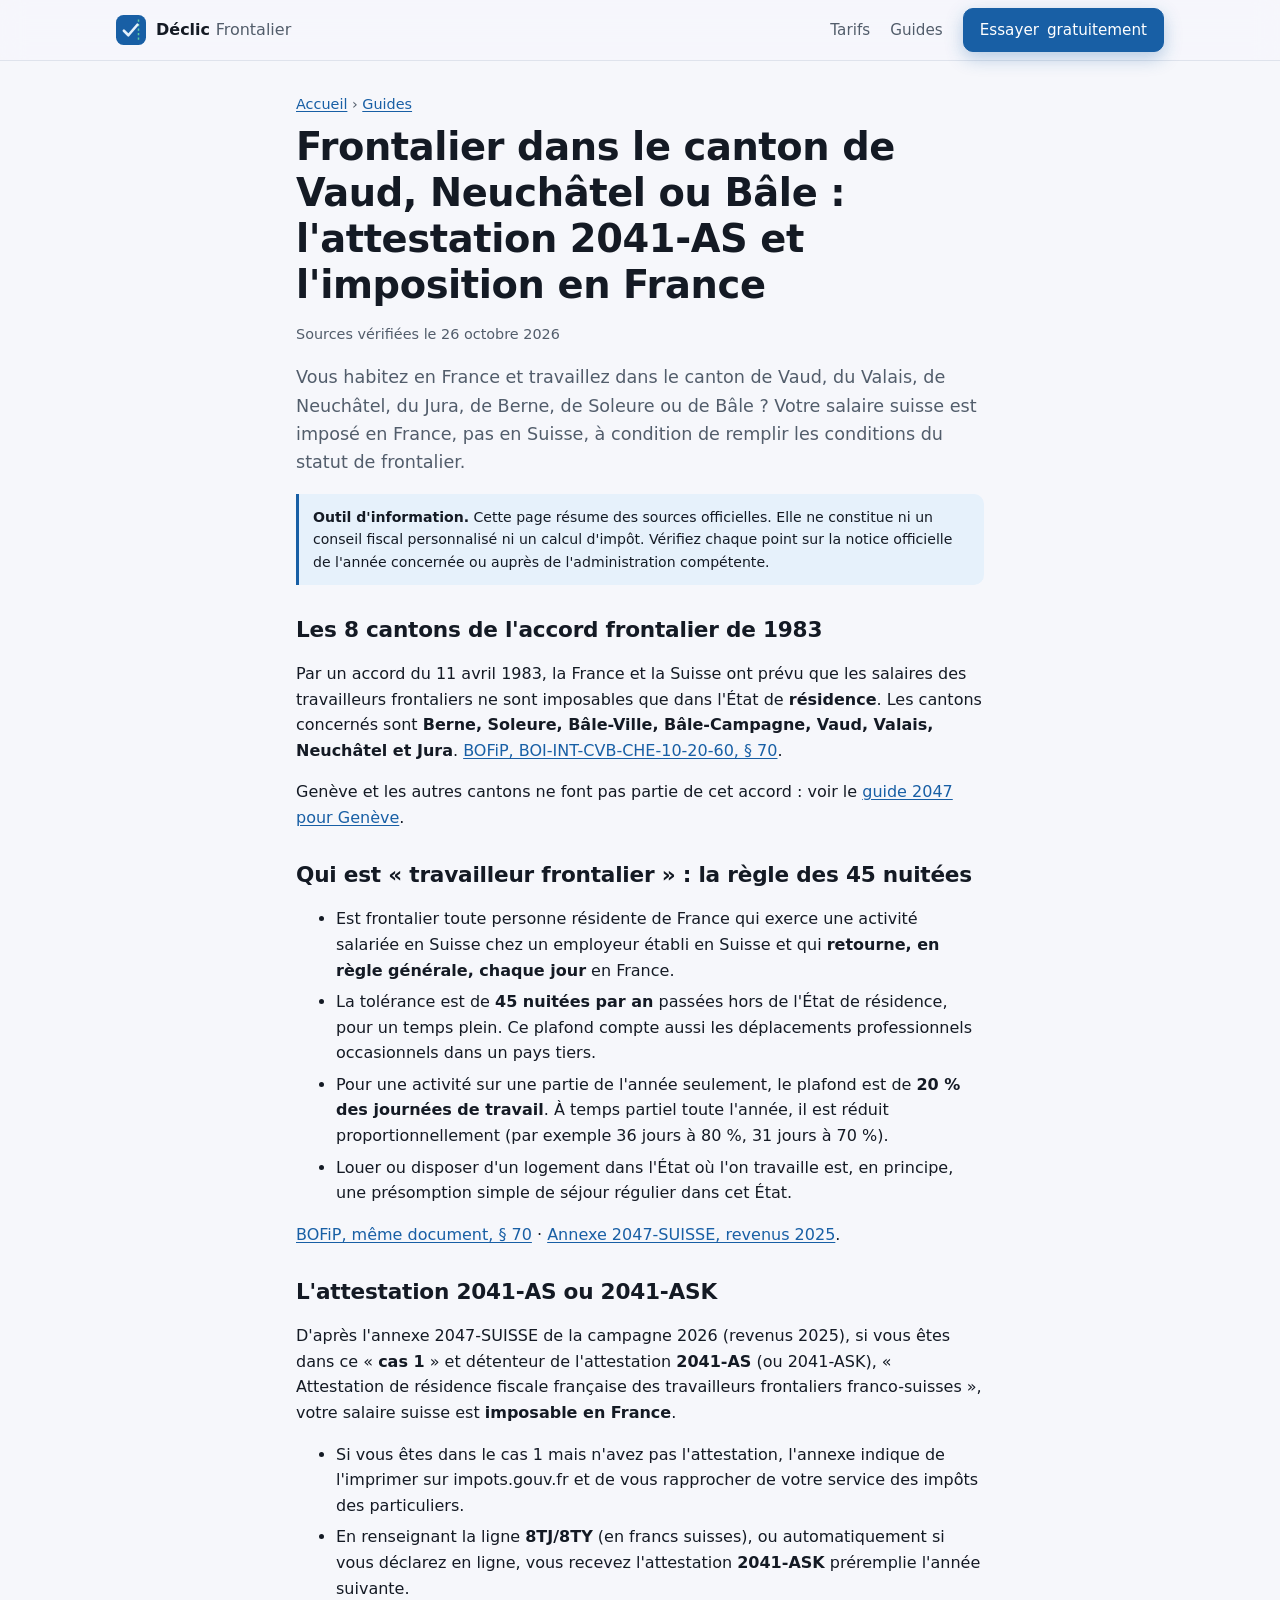
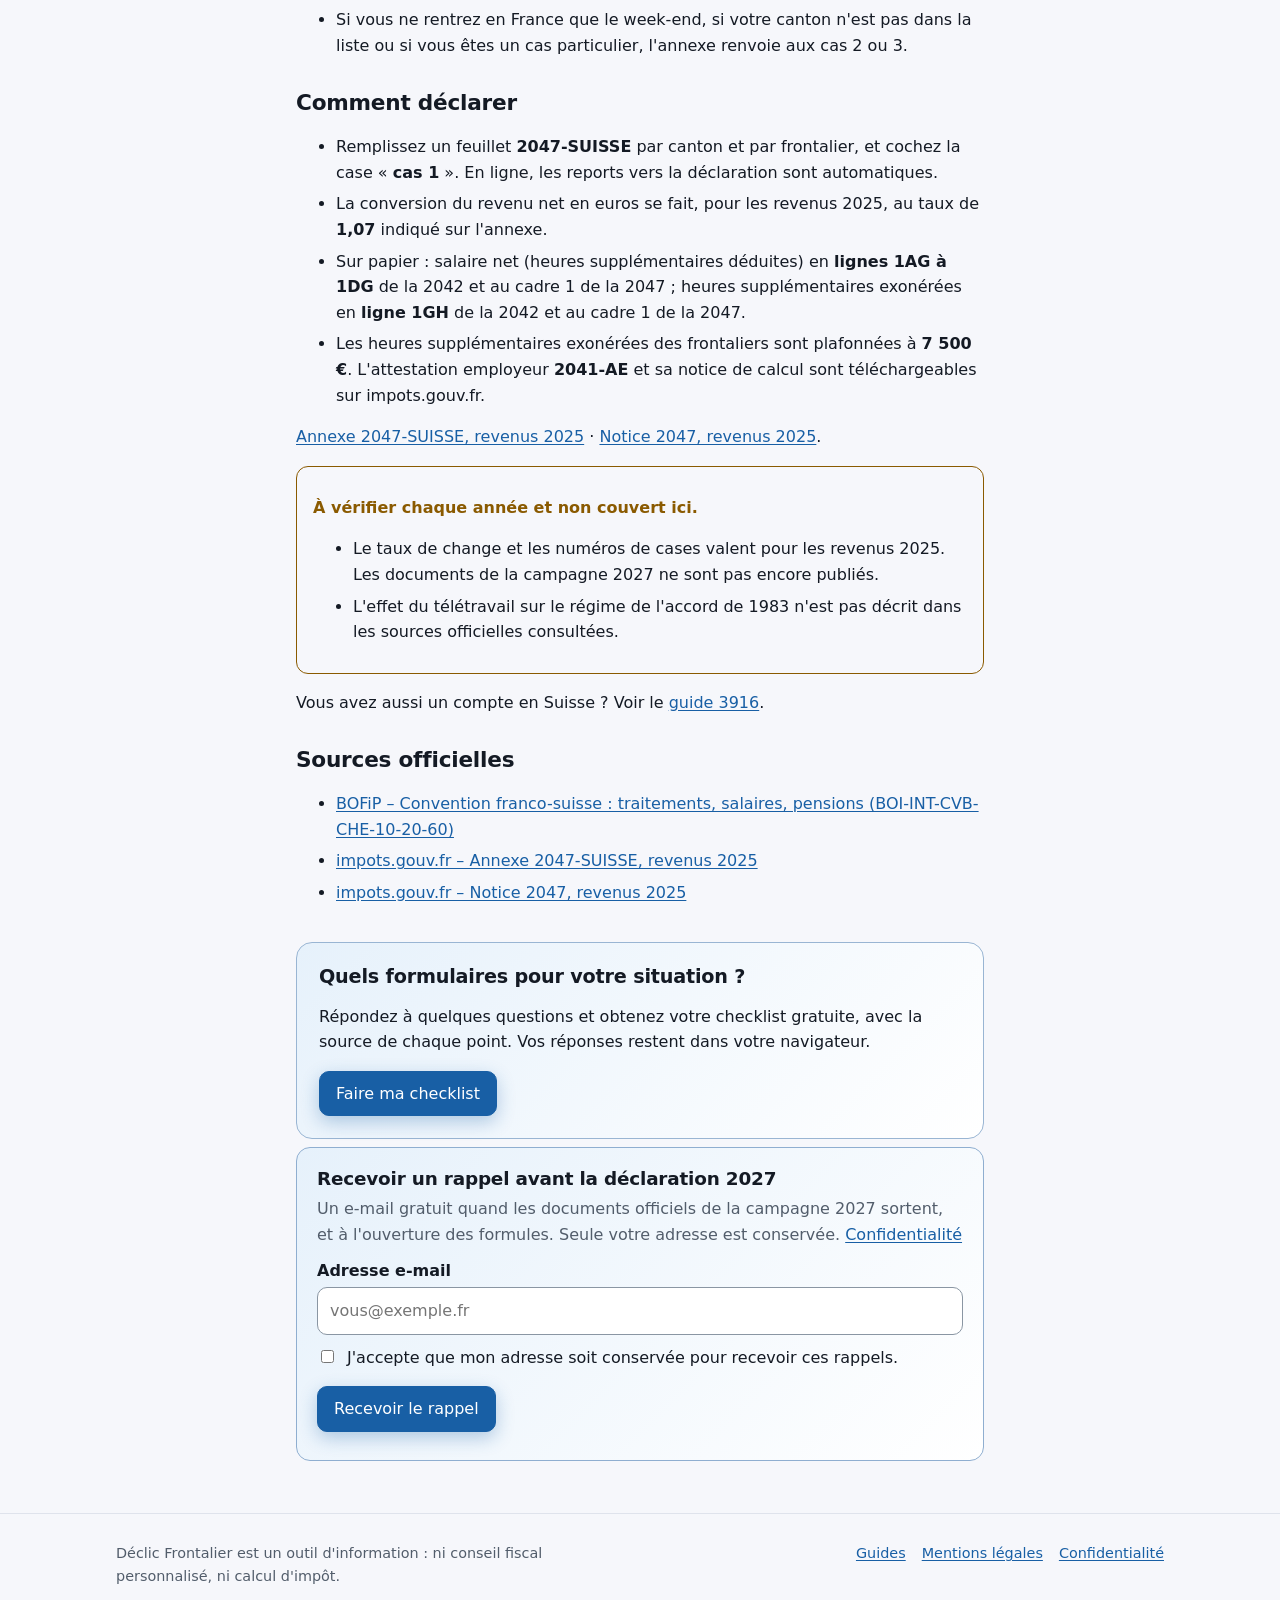
<file: articles/2041-as-frontalier-vaud-accord-1983.html>
<!doctype html>
<html lang="fr">
<head>
  <meta charset="utf-8">
  <meta name="viewport" content="width=device-width, initial-scale=1">
  <title>Attestation 2041-AS : frontaliers de Vaud, Neuchâtel, Bâle… (accord de 1983) | Déclic Frontalier</title>
  <meta name="description" content="Frontaliers des 8 cantons de l'accord de 1983 (Vaud, Valais, Neuchâtel, Jura, Berne, Soleure, Bâle-Ville, Bâle-Campagne) : la règle des 45 nuitées, l'attestation 2041-AS/ASK et les cases à remplir. Sources officielles.">
  <link rel="canonical" href="https://declicfrontalier.fr/articles/2041-as-frontalier-vaud-accord-1983.html">
  <meta property="og:type" content="article">
  <meta property="og:locale" content="fr_FR">
  <meta property="og:site_name" content="Déclic Frontalier">
  <meta property="og:title" content="Frontalier dans le canton de Vaud, Neuchâtel ou Bâle : l'attestation 2041-AS et l'imposition en France">
  <meta property="og:description" content="Frontaliers des 8 cantons de l'accord de 1983 (Vaud, Valais, Neuchâtel, Jura, Berne, Soleure, Bâle-Ville, Bâle-Campagne) : la règle des 45 nuitées, l'attestation 2041-AS/ASK et les cases à remplir. Sources officielles.">
  <meta property="og:url" content="https://declicfrontalier.fr/articles/2041-as-frontalier-vaud-accord-1983.html">
  <meta name="twitter:card" content="summary_large_image">
  <link rel="icon" href="../favicon.svg" type="image/svg+xml">
  <link rel="apple-touch-icon" href="../apple-touch-icon.png">
  <meta name="theme-color" content="#185FA5">
  <meta property="og:image" content="https://declicfrontalier.fr/img/og-image.png">
  <meta property="og:image:width" content="1200">
  <meta property="og:image:height" content="630">
  <meta property="og:image:alt" content="Déclic Frontalier : votre déclaration de frontalier, sans rien oublier.">
  <link rel="stylesheet" href="../style.css?v=7">
  <script type="application/ld+json">[{"@context": "https://schema.org", "@type": "Article", "headline": "Frontalier dans le canton de Vaud, Neuchâtel ou Bâle : l'attestation 2041-AS et l'imposition en France", "description": "Frontaliers des 8 cantons de l'accord de 1983 (Vaud, Valais, Neuchâtel, Jura, Berne, Soleure, Bâle-Ville, Bâle-Campagne) : la règle des 45 nuitées, l'attestation 2041-AS/ASK et les cases à remplir. Sources officielles.", "inLanguage": "fr-FR", "dateModified": "2026-10-26", "datePublished": "2026-10-25", "mainEntityOfPage": "https://declicfrontalier.fr/articles/2041-as-frontalier-vaud-accord-1983.html", "publisher": {"@type": "Organization", "name": "Déclic Frontalier"}}, {"@context": "https://schema.org", "@type": "BreadcrumbList", "itemListElement": [{"@type": "ListItem", "position": 1, "name": "Accueil", "item": "https://declicfrontalier.fr/"}, {"@type": "ListItem", "position": 2, "name": "Guides", "item": "https://declicfrontalier.fr/articles/"}, {"@type": "ListItem", "position": 3, "name": "Frontalier dans le canton de Vaud, Neuchâtel ou Bâle : l'attestation 2041-AS et l'imposition en France", "item": "https://declicfrontalier.fr/articles/2041-as-frontalier-vaud-accord-1983.html"}]}]</script>
</head>
<body>
<a class="skip" href="#contenu">Aller au contenu</a>
<header class="site-header">
  <div class="wrap">
    <a class="brand" href="../"><img src="../img/logo-mark.svg" width="30" height="30" alt=""><span class="brand-name">Déclic <span>Frontalier</span></span></a>
    <nav class="site-nav" aria-label="Navigation principale">
      <a href="../#tarifs">Tarifs</a>
      <a href="./">Guides</a>
      <a class="btn btn-primary" href="../#assistant">Essayer<span class="hide-sm"> gratuitement</span></a>
    </nav>
  </div>
</header>
<main id="contenu" class="prose">
  <nav class="crumbs" aria-label="Fil d'Ariane"><a href="../">Accueil</a> › <a href="./">Guides</a></nav>
  <article>
  <h1>Frontalier dans le canton de Vaud, Neuchâtel ou Bâle : l'attestation 2041-AS et l'imposition en France</h1>
  <p class="meta">Sources vérifiées le 26 octobre 2026</p>
  <p class="lead">Vous habitez en France et travaillez dans le canton de Vaud, du Valais, de Neuchâtel, du Jura, de Berne, de Soleure ou de Bâle ? Votre salaire suisse est imposé en France, pas en Suisse, à condition de remplir les conditions du statut de frontalier.</p>
  <p class="notice"><strong>Outil d'information.</strong> Cette page résume des sources officielles. Elle ne constitue ni un conseil fiscal personnalisé ni un calcul d'impôt. Vérifiez chaque point sur la notice officielle de l'année concernée ou auprès de l'administration compétente.</p>

  <h2>Les 8 cantons de l'accord frontalier de 1983</h2>
  <p>Par un accord du 11 avril 1983, la France et la Suisse ont prévu que les salaires des travailleurs frontaliers ne sont imposables que dans l'État de <strong>résidence</strong>. Les cantons concernés sont <strong>Berne, Soleure, Bâle-Ville, Bâle-Campagne, Vaud, Valais, Neuchâtel et Jura</strong>. <a href="https://bofip.impots.gouv.fr/bofip/3149-PGP.html/identifiant=BOI-INT-CVB-CHE-10-20-60-20130715">BOFiP, BOI-INT-CVB-CHE-10-20-60, § 70</a>.</p>
  <p>Genève et les autres cantons ne font pas partie de cet accord : voir le <a href="formulaire-2047-suisse-frontalier.html">guide 2047 pour Genève</a>.</p>

  <h2>Qui est « travailleur frontalier » : la règle des 45 nuitées</h2>
  <ul>
    <li>Est frontalier toute personne résidente de France qui exerce une activité salariée en Suisse chez un employeur établi en Suisse et qui <strong>retourne, en règle générale, chaque jour</strong> en France.</li>
    <li>La tolérance est de <strong>45 nuitées par an</strong> passées hors de l'État de résidence, pour un temps plein. Ce plafond compte aussi les déplacements professionnels occasionnels dans un pays tiers.</li>
    <li>Pour une activité sur une partie de l'année seulement, le plafond est de <strong>20 % des journées de travail</strong>. À temps partiel toute l'année, il est réduit proportionnellement (par exemple 36 jours à 80 %, 31 jours à 70 %).</li>
    <li>Louer ou disposer d'un logement dans l'État où l'on travaille est, en principe, une présomption simple de séjour régulier dans cet État.</li>
  </ul>
  <p><a href="https://bofip.impots.gouv.fr/bofip/3149-PGP.html/identifiant=BOI-INT-CVB-CHE-10-20-60-20130715">BOFiP, même document, § 70</a> · <a href="https://www.impots.gouv.fr/sites/default/files/formulaires/2047/2026/2047_5489.pdf">Annexe 2047-SUISSE, revenus 2025</a>.</p>

  <h2>L'attestation 2041-AS ou 2041-ASK</h2>
  <p>D'après l'annexe 2047-SUISSE de la campagne 2026 (revenus 2025), si vous êtes dans ce « <strong>cas 1</strong> » et détenteur de l'attestation <strong>2041-AS</strong> (ou 2041-ASK), « Attestation de résidence fiscale française des travailleurs frontaliers franco-suisses », votre salaire suisse est <strong>imposable en France</strong>.</p>
  <ul>
    <li>Si vous êtes dans le cas 1 mais n'avez pas l'attestation, l'annexe indique de l'imprimer sur impots.gouv.fr et de vous rapprocher de votre service des impôts des particuliers.</li>
    <li>En renseignant la ligne <strong>8TJ/8TY</strong> (en francs suisses), ou automatiquement si vous déclarez en ligne, vous recevez l'attestation <strong>2041-ASK</strong> préremplie l'année suivante.</li>
    <li>Si vous ne rentrez en France que le week-end, si votre canton n'est pas dans la liste ou si vous êtes un cas particulier, l'annexe renvoie aux cas 2 ou 3.</li>
  </ul>

  <h2>Comment déclarer</h2>
  <ul>
    <li>Remplissez un feuillet <strong>2047-SUISSE</strong> par canton et par frontalier, et cochez la case « <strong>cas 1</strong> ». En ligne, les reports vers la déclaration sont automatiques.</li>
    <li>La conversion du revenu net en euros se fait, pour les revenus 2025, au taux de <strong>1,07</strong> indiqué sur l'annexe.</li>
    <li>Sur papier : salaire net (heures supplémentaires déduites) en <strong>lignes 1AG à 1DG</strong> de la 2042 et au cadre 1 de la 2047 ; heures supplémentaires exonérées en <strong>ligne 1GH</strong> de la 2042 et au cadre 1 de la 2047.</li>
    <li>Les heures supplémentaires exonérées des frontaliers sont plafonnées à <strong>7 500 €</strong>. L'attestation employeur <strong>2041-AE</strong> et sa notice de calcul sont téléchargeables sur impots.gouv.fr.</li>
  </ul>
  <p><a href="https://www.impots.gouv.fr/sites/default/files/formulaires/2047/2026/2047_5489.pdf">Annexe 2047-SUISSE, revenus 2025</a> · <a href="https://www.impots.gouv.fr/sites/default/files/formulaires/2047/2026/2047_5490.pdf">Notice 2047, revenus 2025</a>.</p>

  <div class="unconfirmed">
    <p><strong>À vérifier chaque année et non couvert ici.</strong></p>
    <ul>
      <li>Le taux de change et les numéros de cases valent pour les revenus 2025. Les documents de la campagne 2027 ne sont pas encore publiés.</li>
      <li>L'effet du télétravail sur le régime de l'accord de 1983 n'est pas décrit dans les sources officielles consultées.</li>
    </ul>
  </div>

  <p>Vous avez aussi un compte en Suisse ? Voir le <a href="3916-compte-bancaire-suisse-frontalier.html">guide 3916</a>.</p>

  <h2>Sources officielles</h2>
  <ul class="sources">
      <li><a href="https://bofip.impots.gouv.fr/bofip/3149-PGP.html/identifiant=BOI-INT-CVB-CHE-10-20-60-20130715">BOFiP – Convention franco-suisse : traitements, salaires, pensions (BOI-INT-CVB-CHE-10-20-60)</a></li>
      <li><a href="https://www.impots.gouv.fr/sites/default/files/formulaires/2047/2026/2047_5489.pdf">impots.gouv.fr – Annexe 2047-SUISSE, revenus 2025</a></li>
      <li><a href="https://www.impots.gouv.fr/sites/default/files/formulaires/2047/2026/2047_5490.pdf">impots.gouv.fr – Notice 2047, revenus 2025</a></li>
  </ul>
  <div class="cta-box">
    <h2>Quels formulaires pour votre situation ?</h2>
    <p>Répondez à quelques questions et obtenez votre checklist gratuite, avec la source de chaque point. Vos réponses restent dans votre navigateur.</p>
    <a class="btn btn-primary" href="../#assistant">Faire ma checklist</a>
  </div>
  <div class="card upsell" hidden>
    <h2 style="margin:0 0 6px;font-size:1.15rem">Recevoir un rappel avant la déclaration 2027</h2>
    <form data-signup method="post">
      <p>Un e-mail gratuit quand les documents officiels de la campagne 2027 sortent, et à l'ouverture des formules. Seule votre adresse est conservée. <a href="../confidentialite.html">Confidentialité</a></p>
      <input type="hidden" name="formule" value="rappels-gratuits">
      <input type="hidden" name="origine" value="guide-2041-as-frontalier-vaud-accord-1983">
      <input type="hidden" name="canal" value="">
      <label for="email-guide-2041-as-frontalier-vaud-accord-1983">Adresse e-mail</label>
      <input type="email" id="email-guide-2041-as-frontalier-vaud-accord-1983" name="email" required autocomplete="email" placeholder="vous@exemple.fr">
      <label class="check"><input type="checkbox" name="consentement" value="oui" required><span>J'accepte que mon adresse soit conservée pour recevoir ces rappels.</span></label>
      <div class="actions"><button class="primary" type="submit">Recevoir le rappel</button></div>
      <p class="form-status" role="status" aria-live="polite"></p>
    </form>
  </div>
  </article>
</main>
<footer>
  <div class="wrap">
    <p>Déclic Frontalier est un outil d'information : ni conseil fiscal personnalisé, ni calcul d'impôt.</p>
    <nav aria-label="Informations légales">
      <a href="./">Guides</a>
      <a href="../mentions-legales.html">Mentions légales</a>
      <a href="../confidentialite.html">Confidentialité</a>
    </nav>
  </div>
</footer>
<script type="module" src="../analytics.js"></script>
<script type="module" src="../signup.js"></script>
</body>
</html>
</file>
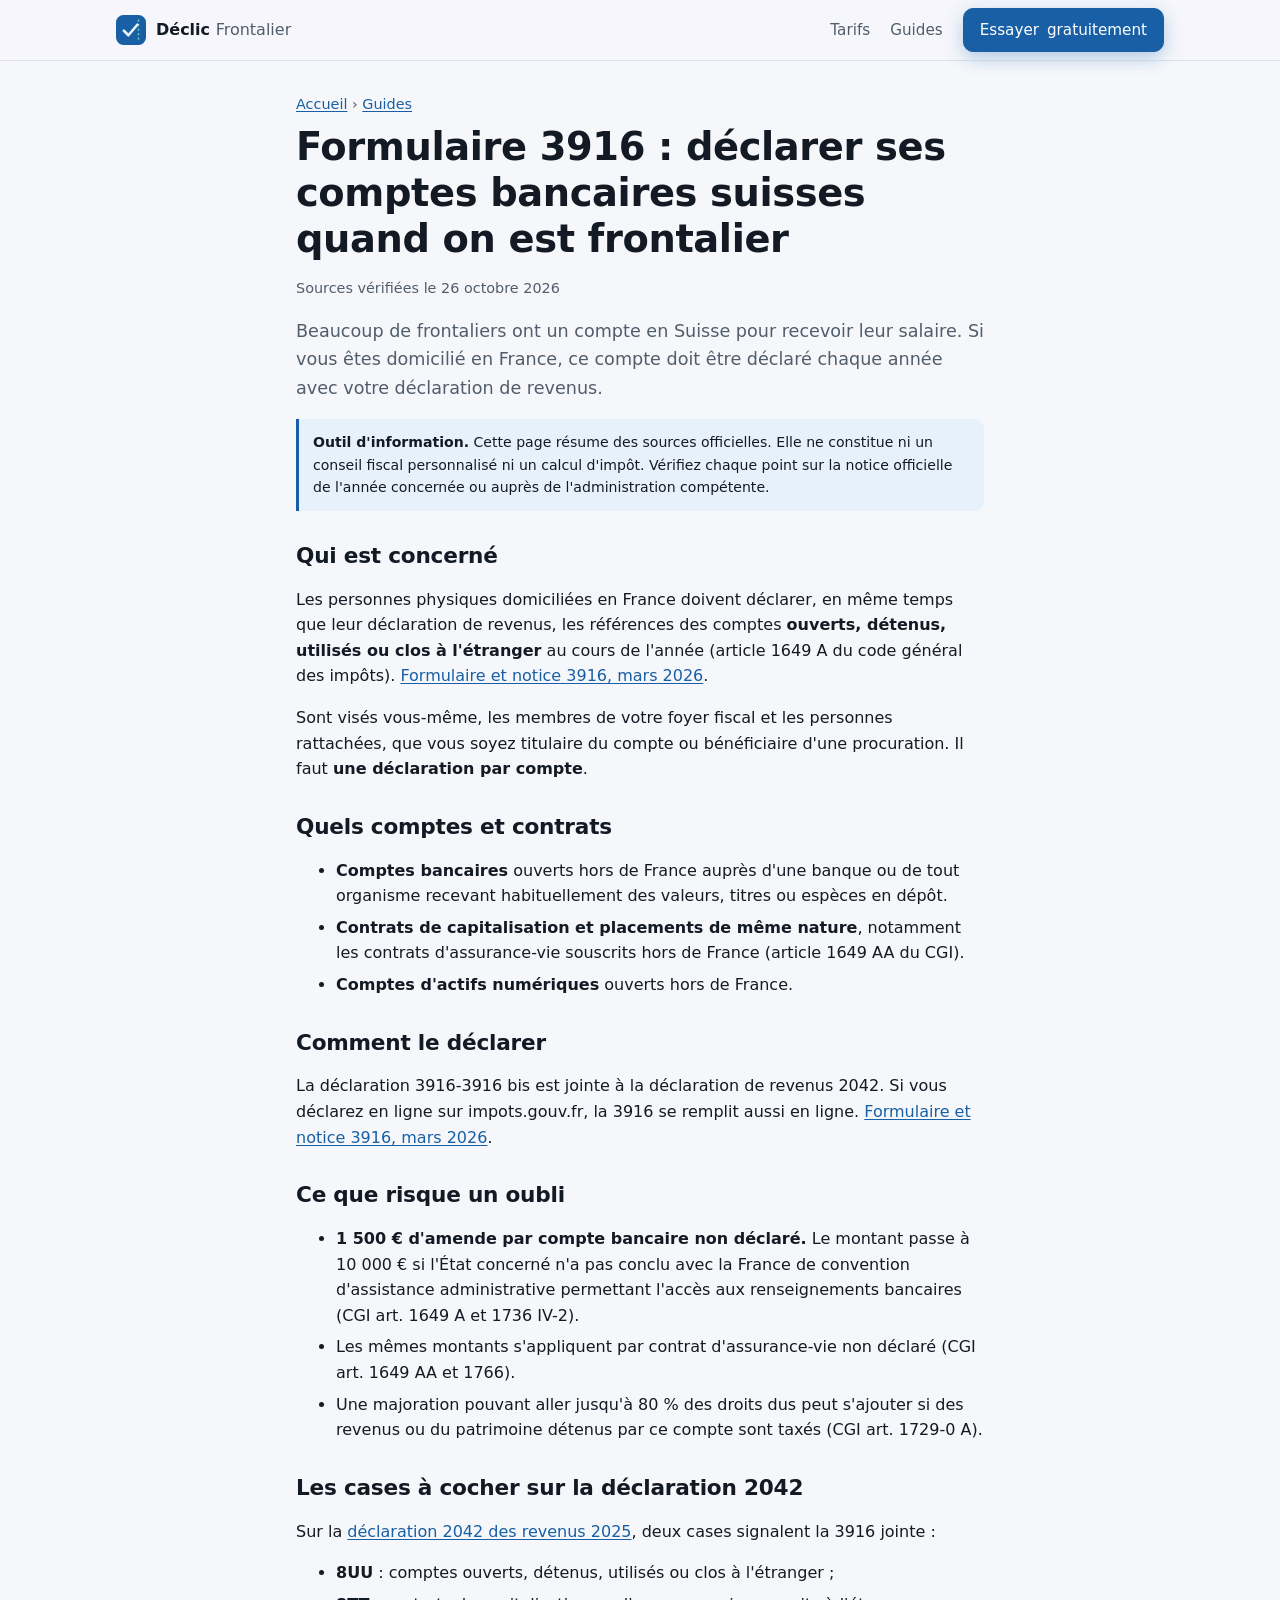
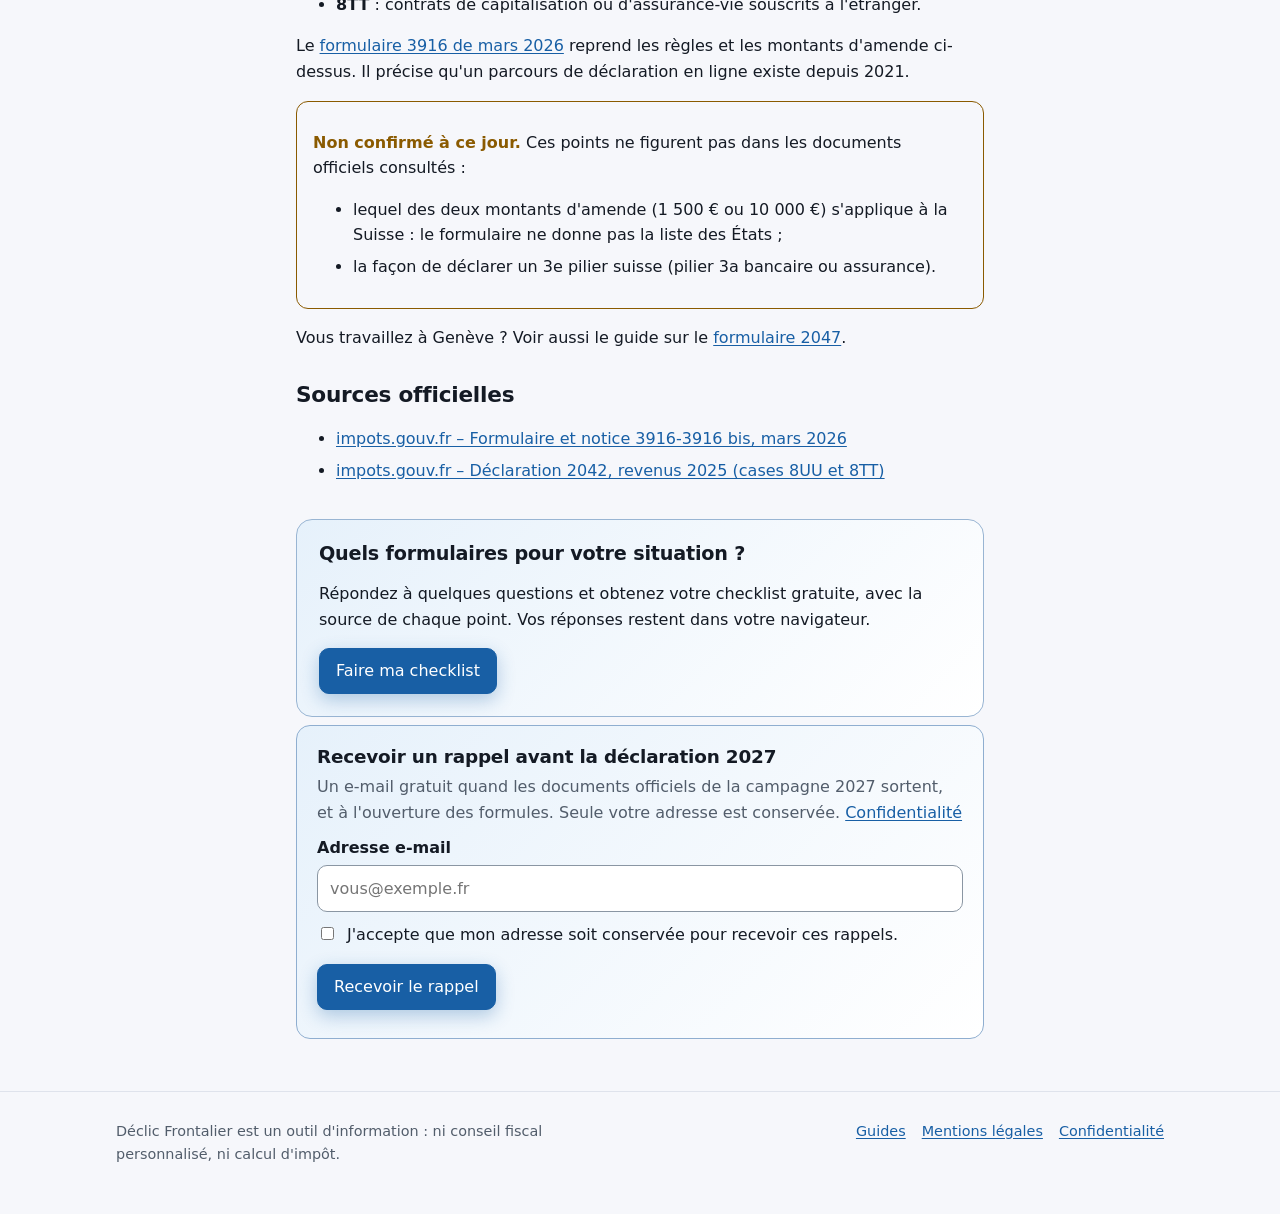
<file: articles/3916-compte-bancaire-suisse-frontalier.html>
<!doctype html>
<html lang="fr">
<head>
  <meta charset="utf-8">
  <meta name="viewport" content="width=device-width, initial-scale=1">
  <title>Formulaire 3916 : déclarer son compte bancaire suisse (frontalier) | Déclic Frontalier</title>
  <meta name="description" content="Compte salaire, épargne, assurance-vie en Suisse : qui doit remplir le formulaire 3916, comment, et quelles amendes en cas d'oubli. D'après la notice officielle.">
  <link rel="canonical" href="https://declicfrontalier.fr/articles/3916-compte-bancaire-suisse-frontalier.html">
  <meta property="og:type" content="article">
  <meta property="og:locale" content="fr_FR">
  <meta property="og:site_name" content="Déclic Frontalier">
  <meta property="og:title" content="Formulaire 3916 : déclarer ses comptes bancaires suisses quand on est frontalier">
  <meta property="og:description" content="Compte salaire, épargne, assurance-vie en Suisse : qui doit remplir le formulaire 3916, comment, et quelles amendes en cas d'oubli. D'après la notice officielle.">
  <meta property="og:url" content="https://declicfrontalier.fr/articles/3916-compte-bancaire-suisse-frontalier.html">
  <meta name="twitter:card" content="summary_large_image">
  <link rel="icon" href="../favicon.svg" type="image/svg+xml">
  <link rel="apple-touch-icon" href="../apple-touch-icon.png">
  <meta name="theme-color" content="#185FA5">
  <meta property="og:image" content="https://declicfrontalier.fr/img/og-image.png">
  <meta property="og:image:width" content="1200">
  <meta property="og:image:height" content="630">
  <meta property="og:image:alt" content="Déclic Frontalier : votre déclaration de frontalier, sans rien oublier.">
  <link rel="stylesheet" href="../style.css?v=7">
  <script type="application/ld+json">[{"@context": "https://schema.org", "@type": "Article", "headline": "Formulaire 3916 : déclarer ses comptes bancaires suisses quand on est frontalier", "description": "Compte salaire, épargne, assurance-vie en Suisse : qui doit remplir le formulaire 3916, comment, et quelles amendes en cas d'oubli. D'après la notice officielle.", "inLanguage": "fr-FR", "dateModified": "2026-10-26", "datePublished": "2026-10-25", "mainEntityOfPage": "https://declicfrontalier.fr/articles/3916-compte-bancaire-suisse-frontalier.html", "publisher": {"@type": "Organization", "name": "Déclic Frontalier"}}, {"@context": "https://schema.org", "@type": "BreadcrumbList", "itemListElement": [{"@type": "ListItem", "position": 1, "name": "Accueil", "item": "https://declicfrontalier.fr/"}, {"@type": "ListItem", "position": 2, "name": "Guides", "item": "https://declicfrontalier.fr/articles/"}, {"@type": "ListItem", "position": 3, "name": "Formulaire 3916 : déclarer ses comptes bancaires suisses quand on est frontalier", "item": "https://declicfrontalier.fr/articles/3916-compte-bancaire-suisse-frontalier.html"}]}]</script>
</head>
<body>
<a class="skip" href="#contenu">Aller au contenu</a>
<header class="site-header">
  <div class="wrap">
    <a class="brand" href="../"><img src="../img/logo-mark.svg" width="30" height="30" alt=""><span class="brand-name">Déclic <span>Frontalier</span></span></a>
    <nav class="site-nav" aria-label="Navigation principale">
      <a href="../#tarifs">Tarifs</a>
      <a href="./">Guides</a>
      <a class="btn btn-primary" href="../#assistant">Essayer<span class="hide-sm"> gratuitement</span></a>
    </nav>
  </div>
</header>
<main id="contenu" class="prose">
  <nav class="crumbs" aria-label="Fil d'Ariane"><a href="../">Accueil</a> › <a href="./">Guides</a></nav>
  <article>
  <h1>Formulaire 3916 : déclarer ses comptes bancaires suisses quand on est frontalier</h1>
  <p class="meta">Sources vérifiées le 26 octobre 2026</p>
  <p class="lead">Beaucoup de frontaliers ont un compte en Suisse pour recevoir leur salaire. Si vous êtes domicilié en France, ce compte doit être déclaré chaque année avec votre déclaration de revenus.</p>
  <p class="notice"><strong>Outil d'information.</strong> Cette page résume des sources officielles. Elle ne constitue ni un conseil fiscal personnalisé ni un calcul d'impôt. Vérifiez chaque point sur la notice officielle de l'année concernée ou auprès de l'administration compétente.</p>

  <h2>Qui est concerné</h2>
  <p>Les personnes physiques domiciliées en France doivent déclarer, en même temps que leur déclaration de revenus, les références des comptes <strong>ouverts, détenus, utilisés ou clos à l'étranger</strong> au cours de l'année (article 1649 A du code général des impôts). <a href="https://www.impots.gouv.fr/sites/default/files/formulaires/3916/2026/3916_5454.pdf">Formulaire et notice 3916, mars 2026</a>.</p>
  <p>Sont visés vous-même, les membres de votre foyer fiscal et les personnes rattachées, que vous soyez titulaire du compte ou bénéficiaire d'une procuration. Il faut <strong>une déclaration par compte</strong>.</p>

  <h2>Quels comptes et contrats</h2>
  <ul>
    <li><strong>Comptes bancaires</strong> ouverts hors de France auprès d'une banque ou de tout organisme recevant habituellement des valeurs, titres ou espèces en dépôt.</li>
    <li><strong>Contrats de capitalisation et placements de même nature</strong>, notamment les contrats d'assurance-vie souscrits hors de France (article 1649 AA du CGI).</li>
    <li><strong>Comptes d'actifs numériques</strong> ouverts hors de France.</li>
  </ul>

  <h2>Comment le déclarer</h2>
  <p>La déclaration 3916-3916 bis est jointe à la déclaration de revenus 2042. Si vous déclarez en ligne sur impots.gouv.fr, la 3916 se remplit aussi en ligne. <a href="https://www.impots.gouv.fr/sites/default/files/formulaires/3916/2026/3916_5454.pdf">Formulaire et notice 3916, mars 2026</a>.</p>

  <h2>Ce que risque un oubli</h2>
  <ul>
    <li><strong>1 500 € d'amende par compte bancaire non déclaré.</strong> Le montant passe à 10 000 € si l'État concerné n'a pas conclu avec la France de convention d'assistance administrative permettant l'accès aux renseignements bancaires (CGI art. 1649 A et 1736 IV-2).</li>
    <li>Les mêmes montants s'appliquent par contrat d'assurance-vie non déclaré (CGI art. 1649 AA et 1766).</li>
    <li>Une majoration pouvant aller jusqu'à 80 % des droits dus peut s'ajouter si des revenus ou du patrimoine détenus par ce compte sont taxés (CGI art. 1729-0 A).</li>
  </ul>

  <h2>Les cases à cocher sur la déclaration 2042</h2>
  <p>Sur la <a href="https://www.impots.gouv.fr/sites/default/files/formulaires/2042/2026/2042_5535.pdf">déclaration 2042 des revenus 2025</a>, deux cases signalent la 3916 jointe :</p>
  <ul>
    <li><strong>8UU</strong> : comptes ouverts, détenus, utilisés ou clos à l'étranger ;</li>
    <li><strong>8TT</strong> : contrats de capitalisation ou d'assurance-vie souscrits à l'étranger.</li>
  </ul>
  <p>Le <a href="https://www.impots.gouv.fr/sites/default/files/formulaires/3916/2026/3916_5454.pdf">formulaire 3916 de mars 2026</a> reprend les règles et les montants d'amende ci-dessus. Il précise qu'un parcours de déclaration en ligne existe depuis 2021.</p>

  <div class="unconfirmed">
    <p><strong>Non confirmé à ce jour.</strong> Ces points ne figurent pas dans les documents officiels consultés :</p>
    <ul>
      <li>lequel des deux montants d'amende (1 500 € ou 10 000 €) s'applique à la Suisse : le formulaire ne donne pas la liste des États ;</li>
      <li>la façon de déclarer un 3e pilier suisse (pilier 3a bancaire ou assurance).</li>
    </ul>
  </div>

  <p>Vous travaillez à Genève ? Voir aussi le guide sur le <a href="formulaire-2047-suisse-frontalier.html">formulaire 2047</a>.</p>

  <h2>Sources officielles</h2>
  <ul class="sources">
      <li><a href="https://www.impots.gouv.fr/sites/default/files/formulaires/3916/2026/3916_5454.pdf">impots.gouv.fr – Formulaire et notice 3916-3916 bis, mars 2026</a></li>
      <li><a href="https://www.impots.gouv.fr/sites/default/files/formulaires/2042/2026/2042_5535.pdf">impots.gouv.fr – Déclaration 2042, revenus 2025 (cases 8UU et 8TT)</a></li>
  </ul>
  <div class="cta-box">
    <h2>Quels formulaires pour votre situation ?</h2>
    <p>Répondez à quelques questions et obtenez votre checklist gratuite, avec la source de chaque point. Vos réponses restent dans votre navigateur.</p>
    <a class="btn btn-primary" href="../#assistant">Faire ma checklist</a>
  </div>
  <div class="card upsell" hidden>
    <h2 style="margin:0 0 6px;font-size:1.15rem">Recevoir un rappel avant la déclaration 2027</h2>
    <form data-signup method="post">
      <p>Un e-mail gratuit quand les documents officiels de la campagne 2027 sortent, et à l'ouverture des formules. Seule votre adresse est conservée. <a href="../confidentialite.html">Confidentialité</a></p>
      <input type="hidden" name="formule" value="rappels-gratuits">
      <input type="hidden" name="origine" value="guide-3916-compte-bancaire-suisse-frontalier">
      <input type="hidden" name="canal" value="">
      <label for="email-guide-3916-compte-bancaire-suisse-frontalier">Adresse e-mail</label>
      <input type="email" id="email-guide-3916-compte-bancaire-suisse-frontalier" name="email" required autocomplete="email" placeholder="vous@exemple.fr">
      <label class="check"><input type="checkbox" name="consentement" value="oui" required><span>J'accepte que mon adresse soit conservée pour recevoir ces rappels.</span></label>
      <div class="actions"><button class="primary" type="submit">Recevoir le rappel</button></div>
      <p class="form-status" role="status" aria-live="polite"></p>
    </form>
  </div>
  </article>
</main>
<footer>
  <div class="wrap">
    <p>Déclic Frontalier est un outil d'information : ni conseil fiscal personnalisé, ni calcul d'impôt.</p>
    <nav aria-label="Informations légales">
      <a href="./">Guides</a>
      <a href="../mentions-legales.html">Mentions légales</a>
      <a href="../confidentialite.html">Confidentialité</a>
    </nav>
  </div>
</footer>
<script type="module" src="../analytics.js"></script>
<script type="module" src="../signup.js"></script>
</body>
</html>
</file>
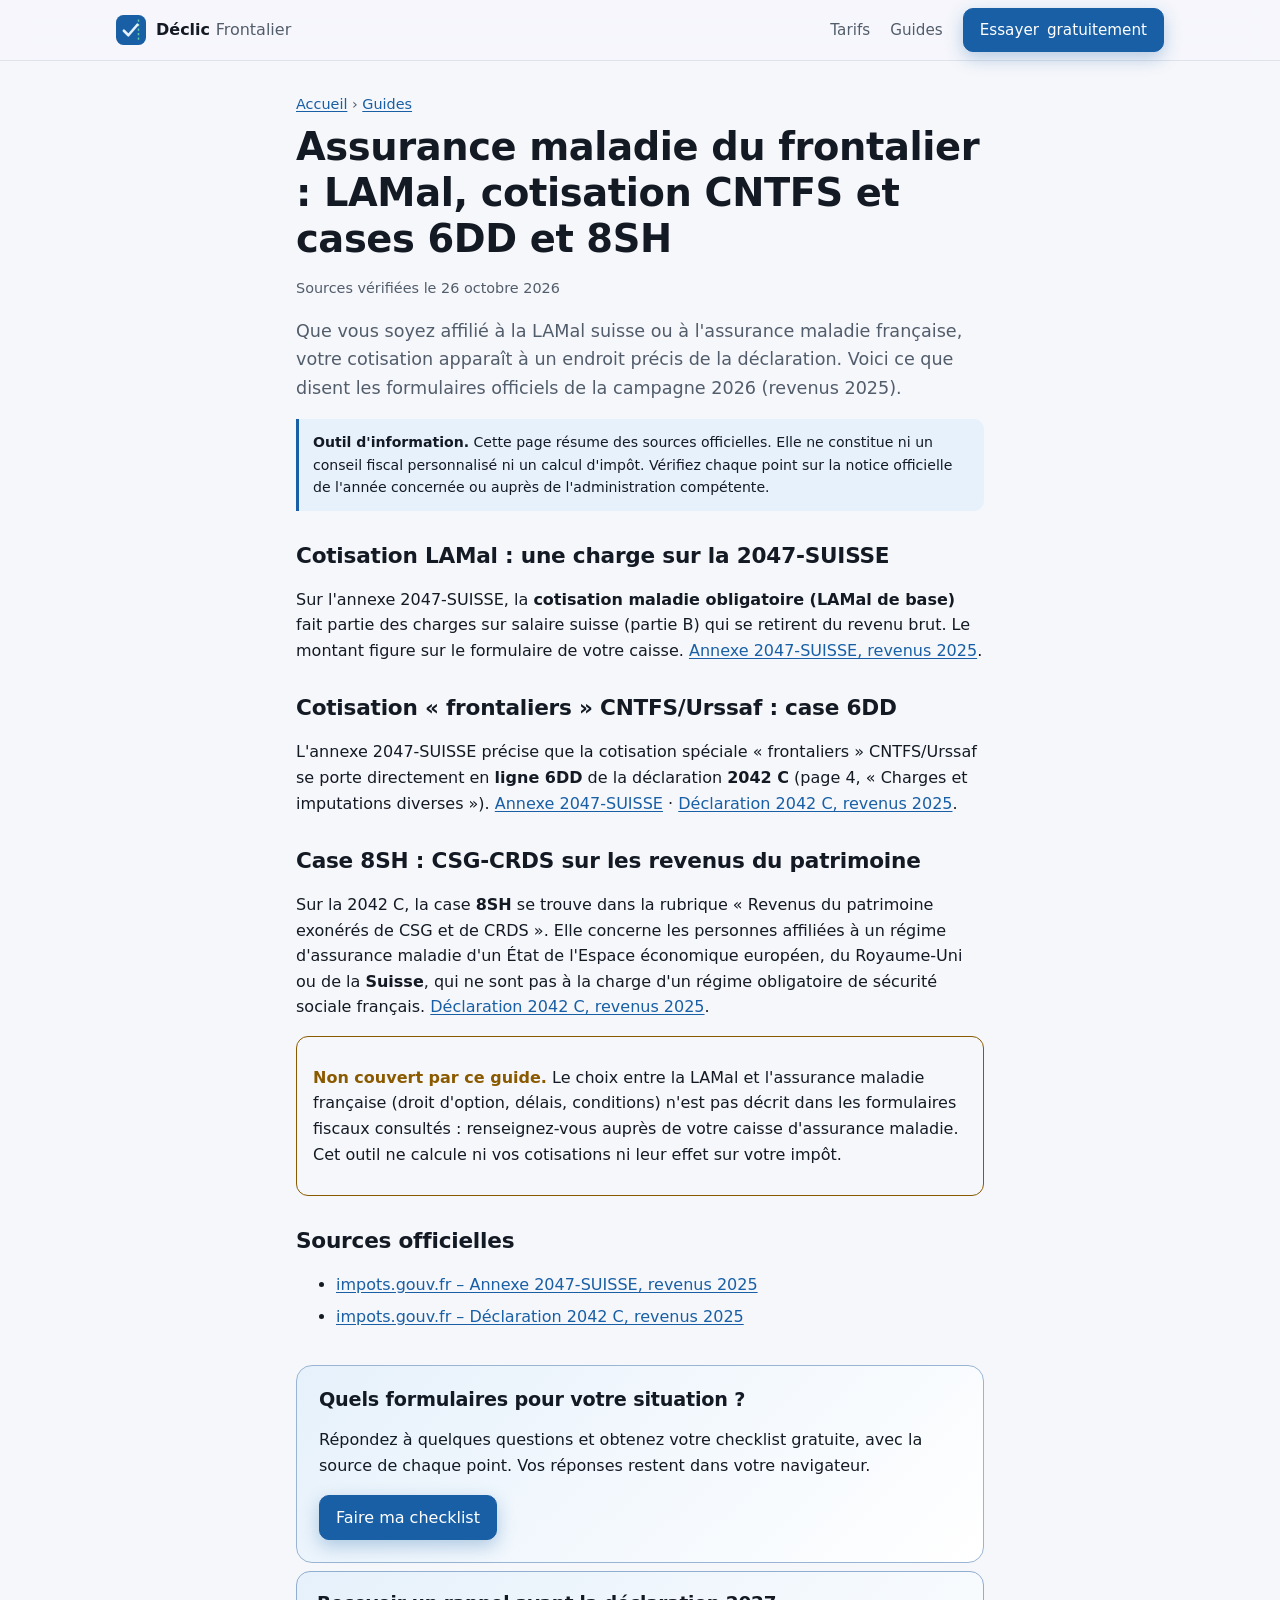
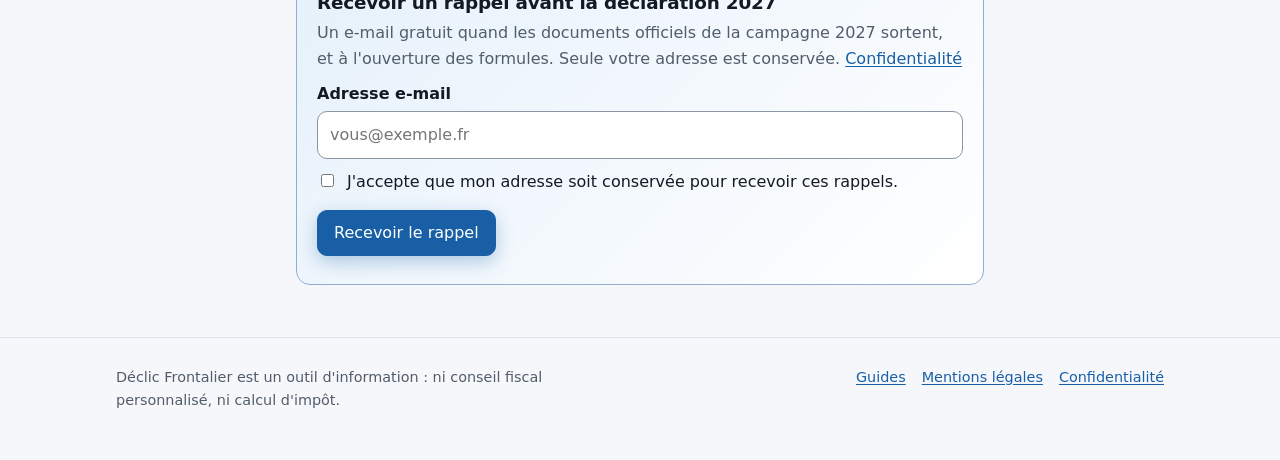
<file: articles/assurance-maladie-frontalier-lamal-impots.html>
<!doctype html>
<html lang="fr">
<head>
  <meta charset="utf-8">
  <meta name="viewport" content="width=device-width, initial-scale=1">
  <title>Assurance maladie du frontalier (LAMal, CNTFS) et déclaration d'impôts : cases 6DD et 8SH | Déclic Frontalier</title>
  <meta name="description" content="Frontalier France – Suisse : où déclarer la cotisation LAMal, la cotisation « frontaliers » CNTFS/Urssaf (case 6DD) et à quoi sert la case 8SH. D'après les formulaires officiels des revenus 2025.">
  <link rel="canonical" href="https://declicfrontalier.fr/articles/assurance-maladie-frontalier-lamal-impots.html">
  <meta property="og:type" content="article">
  <meta property="og:locale" content="fr_FR">
  <meta property="og:site_name" content="Déclic Frontalier">
  <meta property="og:title" content="Assurance maladie du frontalier : LAMal, cotisation CNTFS et cases 6DD et 8SH">
  <meta property="og:description" content="Frontalier France – Suisse : où déclarer la cotisation LAMal, la cotisation « frontaliers » CNTFS/Urssaf (case 6DD) et à quoi sert la case 8SH. D'après les formulaires officiels des revenus 2025.">
  <meta property="og:url" content="https://declicfrontalier.fr/articles/assurance-maladie-frontalier-lamal-impots.html">
  <meta name="twitter:card" content="summary_large_image">
  <link rel="icon" href="../favicon.svg" type="image/svg+xml">
  <link rel="apple-touch-icon" href="../apple-touch-icon.png">
  <meta name="theme-color" content="#185FA5">
  <meta property="og:image" content="https://declicfrontalier.fr/img/og-image.png">
  <meta property="og:image:width" content="1200">
  <meta property="og:image:height" content="630">
  <meta property="og:image:alt" content="Déclic Frontalier : votre déclaration de frontalier, sans rien oublier.">
  <link rel="stylesheet" href="../style.css?v=7">
  <script type="application/ld+json">[{"@context": "https://schema.org", "@type": "Article", "headline": "Assurance maladie du frontalier : LAMal, cotisation CNTFS et cases 6DD et 8SH", "description": "Frontalier France – Suisse : où déclarer la cotisation LAMal, la cotisation « frontaliers » CNTFS/Urssaf (case 6DD) et à quoi sert la case 8SH. D'après les formulaires officiels des revenus 2025.", "inLanguage": "fr-FR", "dateModified": "2026-10-26", "datePublished": "2026-10-25", "mainEntityOfPage": "https://declicfrontalier.fr/articles/assurance-maladie-frontalier-lamal-impots.html", "publisher": {"@type": "Organization", "name": "Déclic Frontalier"}}, {"@context": "https://schema.org", "@type": "BreadcrumbList", "itemListElement": [{"@type": "ListItem", "position": 1, "name": "Accueil", "item": "https://declicfrontalier.fr/"}, {"@type": "ListItem", "position": 2, "name": "Guides", "item": "https://declicfrontalier.fr/articles/"}, {"@type": "ListItem", "position": 3, "name": "Assurance maladie du frontalier : LAMal, cotisation CNTFS et cases 6DD et 8SH", "item": "https://declicfrontalier.fr/articles/assurance-maladie-frontalier-lamal-impots.html"}]}]</script>
</head>
<body>
<a class="skip" href="#contenu">Aller au contenu</a>
<header class="site-header">
  <div class="wrap">
    <a class="brand" href="../"><img src="../img/logo-mark.svg" width="30" height="30" alt=""><span class="brand-name">Déclic <span>Frontalier</span></span></a>
    <nav class="site-nav" aria-label="Navigation principale">
      <a href="../#tarifs">Tarifs</a>
      <a href="./">Guides</a>
      <a class="btn btn-primary" href="../#assistant">Essayer<span class="hide-sm"> gratuitement</span></a>
    </nav>
  </div>
</header>
<main id="contenu" class="prose">
  <nav class="crumbs" aria-label="Fil d'Ariane"><a href="../">Accueil</a> › <a href="./">Guides</a></nav>
  <article>
  <h1>Assurance maladie du frontalier : LAMal, cotisation CNTFS et cases 6DD et 8SH</h1>
  <p class="meta">Sources vérifiées le 26 octobre 2026</p>
  <p class="lead">Que vous soyez affilié à la LAMal suisse ou à l'assurance maladie française, votre cotisation apparaît à un endroit précis de la déclaration. Voici ce que disent les formulaires officiels de la campagne 2026 (revenus 2025).</p>
  <p class="notice"><strong>Outil d'information.</strong> Cette page résume des sources officielles. Elle ne constitue ni un conseil fiscal personnalisé ni un calcul d'impôt. Vérifiez chaque point sur la notice officielle de l'année concernée ou auprès de l'administration compétente.</p>

  <h2>Cotisation LAMal : une charge sur la 2047-SUISSE</h2>
  <p>Sur l'annexe 2047-SUISSE, la <strong>cotisation maladie obligatoire (LAMal de base)</strong> fait partie des charges sur salaire suisse (partie B) qui se retirent du revenu brut. Le montant figure sur le formulaire de votre caisse. <a href="https://www.impots.gouv.fr/sites/default/files/formulaires/2047/2026/2047_5489.pdf">Annexe 2047-SUISSE, revenus 2025</a>.</p>

  <h2>Cotisation « frontaliers » CNTFS/Urssaf : case 6DD</h2>
  <p>L'annexe 2047-SUISSE précise que la cotisation spéciale « frontaliers » CNTFS/Urssaf se porte directement en <strong>ligne 6DD</strong> de la déclaration <strong>2042 C</strong> (page 4, « Charges et imputations diverses »). <a href="https://www.impots.gouv.fr/sites/default/files/formulaires/2047/2026/2047_5489.pdf">Annexe 2047-SUISSE</a> · <a href="https://www.impots.gouv.fr/sites/default/files/formulaires/2042/2026/2042_5472.pdf">Déclaration 2042 C, revenus 2025</a>.</p>

  <h2>Case 8SH : CSG-CRDS sur les revenus du patrimoine</h2>
  <p>Sur la 2042 C, la case <strong>8SH</strong> se trouve dans la rubrique « Revenus du patrimoine exonérés de CSG et de CRDS ». Elle concerne les personnes affiliées à un régime d'assurance maladie d'un État de l'Espace économique européen, du Royaume-Uni ou de la <strong>Suisse</strong>, qui ne sont pas à la charge d'un régime obligatoire de sécurité sociale français. <a href="https://www.impots.gouv.fr/sites/default/files/formulaires/2042/2026/2042_5472.pdf">Déclaration 2042 C, revenus 2025</a>.</p>

  <div class="unconfirmed">
    <p><strong>Non couvert par ce guide.</strong> Le choix entre la LAMal et l'assurance maladie française (droit d'option, délais, conditions) n'est pas décrit dans les formulaires fiscaux consultés : renseignez-vous auprès de votre caisse d'assurance maladie. Cet outil ne calcule ni vos cotisations ni leur effet sur votre impôt.</p>
  </div>

  <h2>Sources officielles</h2>
  <ul class="sources">
      <li><a href="https://www.impots.gouv.fr/sites/default/files/formulaires/2047/2026/2047_5489.pdf">impots.gouv.fr – Annexe 2047-SUISSE, revenus 2025</a></li>
      <li><a href="https://www.impots.gouv.fr/sites/default/files/formulaires/2042/2026/2042_5472.pdf">impots.gouv.fr – Déclaration 2042 C, revenus 2025</a></li>
  </ul>
  <div class="cta-box">
    <h2>Quels formulaires pour votre situation ?</h2>
    <p>Répondez à quelques questions et obtenez votre checklist gratuite, avec la source de chaque point. Vos réponses restent dans votre navigateur.</p>
    <a class="btn btn-primary" href="../#assistant">Faire ma checklist</a>
  </div>
  <div class="card upsell" hidden>
    <h2 style="margin:0 0 6px;font-size:1.15rem">Recevoir un rappel avant la déclaration 2027</h2>
    <form data-signup method="post">
      <p>Un e-mail gratuit quand les documents officiels de la campagne 2027 sortent, et à l'ouverture des formules. Seule votre adresse est conservée. <a href="../confidentialite.html">Confidentialité</a></p>
      <input type="hidden" name="formule" value="rappels-gratuits">
      <input type="hidden" name="origine" value="guide-assurance-maladie-frontalier-lamal-impots">
      <input type="hidden" name="canal" value="">
      <label for="email-guide-assurance-maladie-frontalier-lamal-impots">Adresse e-mail</label>
      <input type="email" id="email-guide-assurance-maladie-frontalier-lamal-impots" name="email" required autocomplete="email" placeholder="vous@exemple.fr">
      <label class="check"><input type="checkbox" name="consentement" value="oui" required><span>J'accepte que mon adresse soit conservée pour recevoir ces rappels.</span></label>
      <div class="actions"><button class="primary" type="submit">Recevoir le rappel</button></div>
      <p class="form-status" role="status" aria-live="polite"></p>
    </form>
  </div>
  </article>
</main>
<footer>
  <div class="wrap">
    <p>Déclic Frontalier est un outil d'information : ni conseil fiscal personnalisé, ni calcul d'impôt.</p>
    <nav aria-label="Informations légales">
      <a href="./">Guides</a>
      <a href="../mentions-legales.html">Mentions légales</a>
      <a href="../confidentialite.html">Confidentialité</a>
    </nav>
  </div>
</footer>
<script type="module" src="../analytics.js"></script>
<script type="module" src="../signup.js"></script>
</body>
</html>
</file>
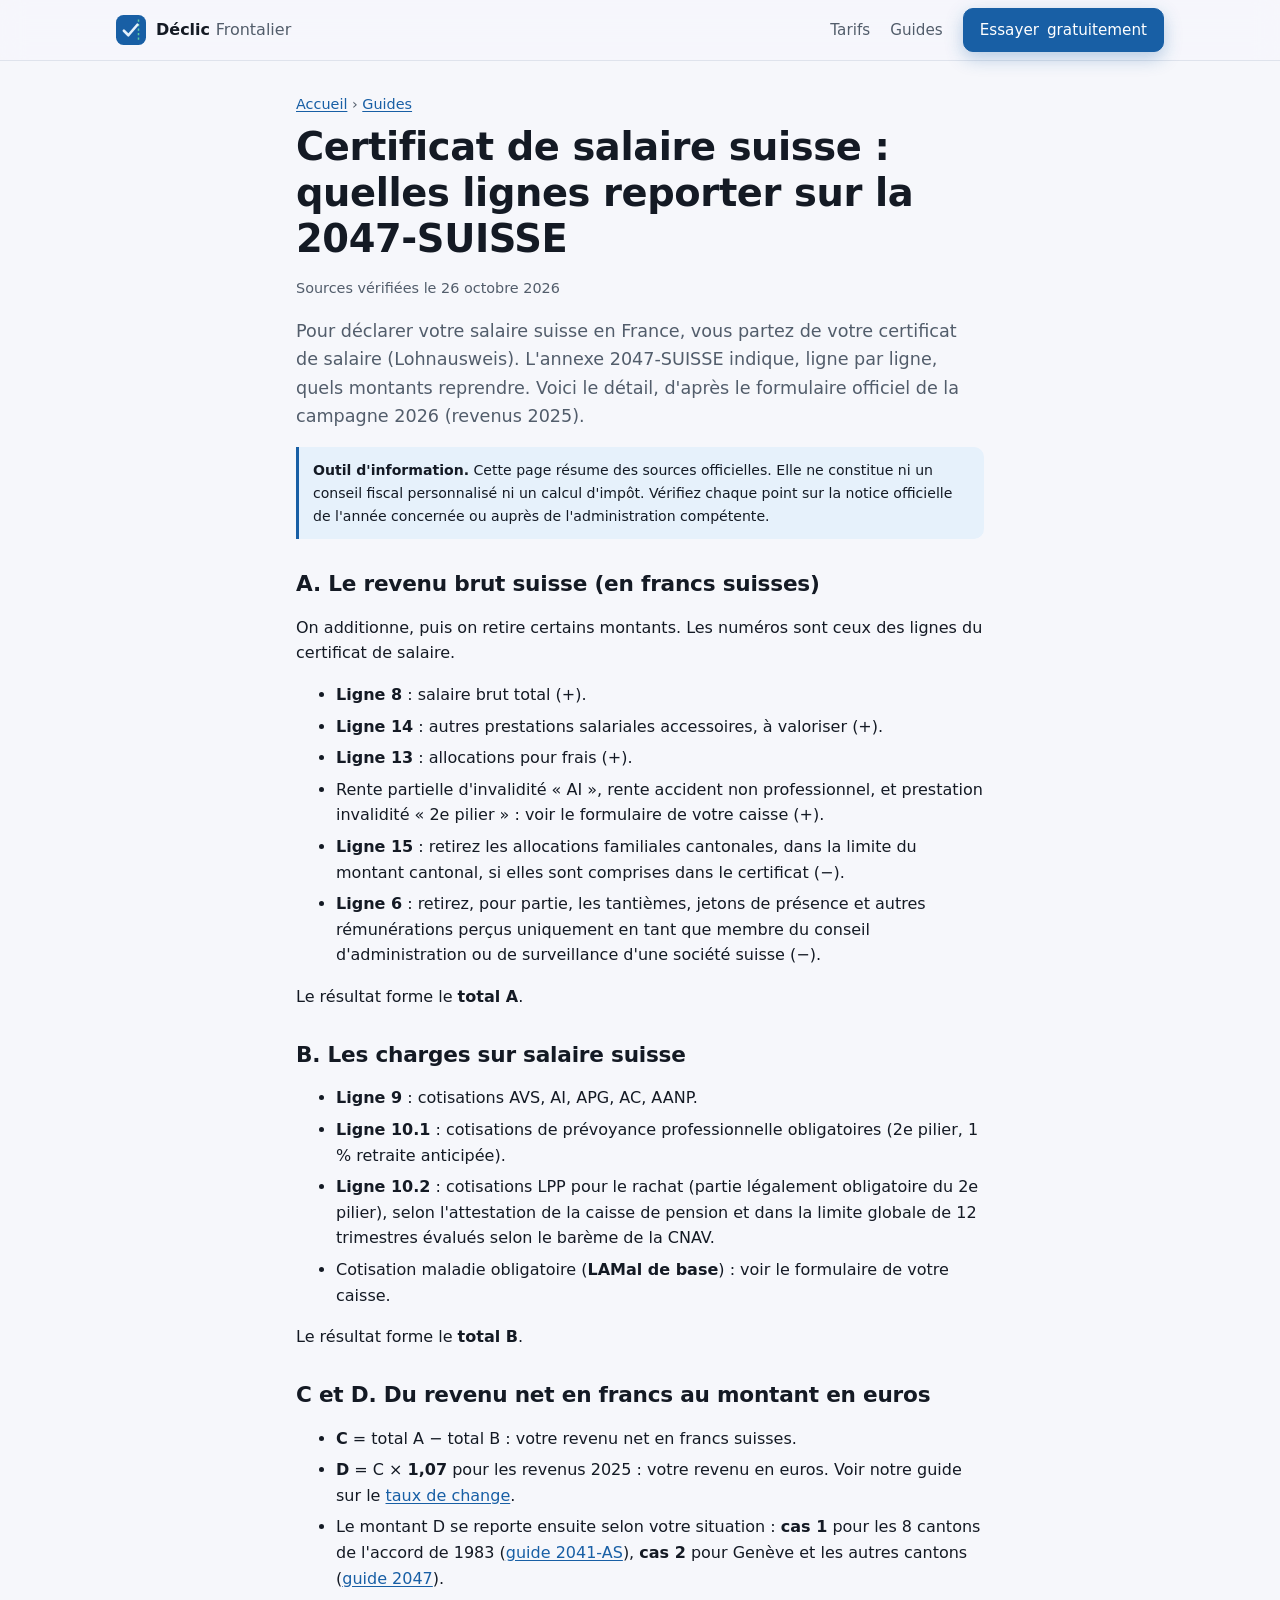
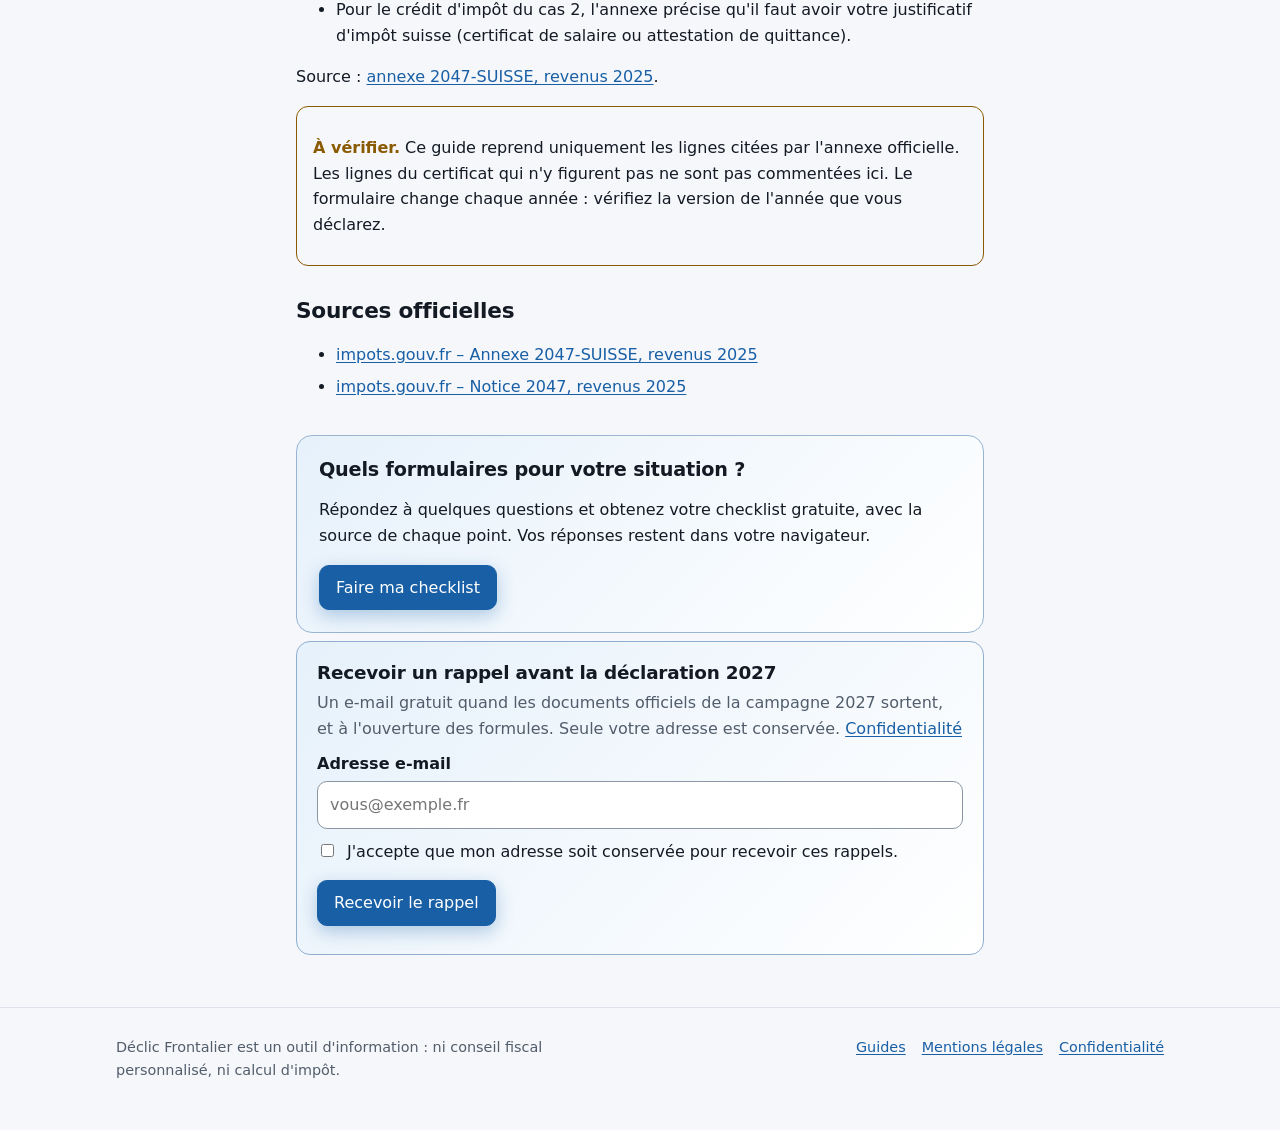
<file: articles/certificat-salaire-suisse-lohnausweis-2047.html>
<!doctype html>
<html lang="fr">
<head>
  <meta charset="utf-8">
  <meta name="viewport" content="width=device-width, initial-scale=1">
  <title>Certificat de salaire suisse (Lohnausweis) : quelles lignes reporter sur la 2047-SUISSE | Déclic Frontalier</title>
  <meta name="description" content="Lohnausweis : les lignes 8, 13, 14, 15, 6, 9, 10.1 et 10.2 du certificat de salaire suisse et leur report sur l'annexe 2047-SUISSE, d'après le formulaire officiel des revenus 2025.">
  <link rel="canonical" href="https://declicfrontalier.fr/articles/certificat-salaire-suisse-lohnausweis-2047.html">
  <meta property="og:type" content="article">
  <meta property="og:locale" content="fr_FR">
  <meta property="og:site_name" content="Déclic Frontalier">
  <meta property="og:title" content="Certificat de salaire suisse : quelles lignes reporter sur la 2047-SUISSE">
  <meta property="og:description" content="Lohnausweis : les lignes 8, 13, 14, 15, 6, 9, 10.1 et 10.2 du certificat de salaire suisse et leur report sur l'annexe 2047-SUISSE, d'après le formulaire officiel des revenus 2025.">
  <meta property="og:url" content="https://declicfrontalier.fr/articles/certificat-salaire-suisse-lohnausweis-2047.html">
  <meta name="twitter:card" content="summary_large_image">
  <link rel="icon" href="../favicon.svg" type="image/svg+xml">
  <link rel="apple-touch-icon" href="../apple-touch-icon.png">
  <meta name="theme-color" content="#185FA5">
  <meta property="og:image" content="https://declicfrontalier.fr/img/og-image.png">
  <meta property="og:image:width" content="1200">
  <meta property="og:image:height" content="630">
  <meta property="og:image:alt" content="Déclic Frontalier : votre déclaration de frontalier, sans rien oublier.">
  <link rel="stylesheet" href="../style.css?v=7">
  <script type="application/ld+json">[{"@context": "https://schema.org", "@type": "Article", "headline": "Certificat de salaire suisse : quelles lignes reporter sur la 2047-SUISSE", "description": "Lohnausweis : les lignes 8, 13, 14, 15, 6, 9, 10.1 et 10.2 du certificat de salaire suisse et leur report sur l'annexe 2047-SUISSE, d'après le formulaire officiel des revenus 2025.", "inLanguage": "fr-FR", "dateModified": "2026-10-26", "datePublished": "2026-10-25", "mainEntityOfPage": "https://declicfrontalier.fr/articles/certificat-salaire-suisse-lohnausweis-2047.html", "publisher": {"@type": "Organization", "name": "Déclic Frontalier"}}, {"@context": "https://schema.org", "@type": "BreadcrumbList", "itemListElement": [{"@type": "ListItem", "position": 1, "name": "Accueil", "item": "https://declicfrontalier.fr/"}, {"@type": "ListItem", "position": 2, "name": "Guides", "item": "https://declicfrontalier.fr/articles/"}, {"@type": "ListItem", "position": 3, "name": "Certificat de salaire suisse : quelles lignes reporter sur la 2047-SUISSE", "item": "https://declicfrontalier.fr/articles/certificat-salaire-suisse-lohnausweis-2047.html"}]}]</script>
</head>
<body>
<a class="skip" href="#contenu">Aller au contenu</a>
<header class="site-header">
  <div class="wrap">
    <a class="brand" href="../"><img src="../img/logo-mark.svg" width="30" height="30" alt=""><span class="brand-name">Déclic <span>Frontalier</span></span></a>
    <nav class="site-nav" aria-label="Navigation principale">
      <a href="../#tarifs">Tarifs</a>
      <a href="./">Guides</a>
      <a class="btn btn-primary" href="../#assistant">Essayer<span class="hide-sm"> gratuitement</span></a>
    </nav>
  </div>
</header>
<main id="contenu" class="prose">
  <nav class="crumbs" aria-label="Fil d'Ariane"><a href="../">Accueil</a> › <a href="./">Guides</a></nav>
  <article>
  <h1>Certificat de salaire suisse : quelles lignes reporter sur la 2047-SUISSE</h1>
  <p class="meta">Sources vérifiées le 26 octobre 2026</p>
  <p class="lead">Pour déclarer votre salaire suisse en France, vous partez de votre certificat de salaire (Lohnausweis). L'annexe 2047-SUISSE indique, ligne par ligne, quels montants reprendre. Voici le détail, d'après le formulaire officiel de la campagne 2026 (revenus 2025).</p>
  <p class="notice"><strong>Outil d'information.</strong> Cette page résume des sources officielles. Elle ne constitue ni un conseil fiscal personnalisé ni un calcul d'impôt. Vérifiez chaque point sur la notice officielle de l'année concernée ou auprès de l'administration compétente.</p>

  <h2>A. Le revenu brut suisse (en francs suisses)</h2>
  <p>On additionne, puis on retire certains montants. Les numéros sont ceux des lignes du certificat de salaire.</p>
  <ul>
    <li><strong>Ligne 8</strong> : salaire brut total (+).</li>
    <li><strong>Ligne 14</strong> : autres prestations salariales accessoires, à valoriser (+).</li>
    <li><strong>Ligne 13</strong> : allocations pour frais (+).</li>
    <li>Rente partielle d'invalidité « AI », rente accident non professionnel, et prestation invalidité « 2e pilier » : voir le formulaire de votre caisse (+).</li>
    <li><strong>Ligne 15</strong> : retirez les allocations familiales cantonales, dans la limite du montant cantonal, si elles sont comprises dans le certificat (−).</li>
    <li><strong>Ligne 6</strong> : retirez, pour partie, les tantièmes, jetons de présence et autres rémunérations perçus uniquement en tant que membre du conseil d'administration ou de surveillance d'une société suisse (−).</li>
  </ul>
  <p>Le résultat forme le <strong>total A</strong>.</p>

  <h2>B. Les charges sur salaire suisse</h2>
  <ul>
    <li><strong>Ligne 9</strong> : cotisations AVS, AI, APG, AC, AANP.</li>
    <li><strong>Ligne 10.1</strong> : cotisations de prévoyance professionnelle obligatoires (2e pilier, 1 % retraite anticipée).</li>
    <li><strong>Ligne 10.2</strong> : cotisations LPP pour le rachat (partie légalement obligatoire du 2e pilier), selon l'attestation de la caisse de pension et dans la limite globale de 12 trimestres évalués selon le barème de la CNAV.</li>
    <li>Cotisation maladie obligatoire (<strong>LAMal de base</strong>) : voir le formulaire de votre caisse.</li>
  </ul>
  <p>Le résultat forme le <strong>total B</strong>.</p>

  <h2>C et D. Du revenu net en francs au montant en euros</h2>
  <ul>
    <li><strong>C</strong> = total A − total B : votre revenu net en francs suisses.</li>
    <li><strong>D</strong> = C × <strong>1,07</strong> pour les revenus 2025 : votre revenu en euros. Voir notre guide sur le <a href="taux-change-chf-euro-2047-suisse.html">taux de change</a>.</li>
    <li>Le montant D se reporte ensuite selon votre situation : <strong>cas 1</strong> pour les 8 cantons de l'accord de 1983 (<a href="2041-as-frontalier-vaud-accord-1983.html">guide 2041-AS</a>), <strong>cas 2</strong> pour Genève et les autres cantons (<a href="formulaire-2047-suisse-frontalier.html">guide 2047</a>).</li>
    <li>Pour le crédit d'impôt du cas 2, l'annexe précise qu'il faut avoir votre justificatif d'impôt suisse (certificat de salaire ou attestation de quittance).</li>
  </ul>
  <p>Source : <a href="https://www.impots.gouv.fr/sites/default/files/formulaires/2047/2026/2047_5489.pdf">annexe 2047-SUISSE, revenus 2025</a>.</p>

  <div class="unconfirmed">
    <p><strong>À vérifier.</strong> Ce guide reprend uniquement les lignes citées par l'annexe officielle. Les lignes du certificat qui n'y figurent pas ne sont pas commentées ici. Le formulaire change chaque année : vérifiez la version de l'année que vous déclarez.</p>
  </div>

  <h2>Sources officielles</h2>
  <ul class="sources">
      <li><a href="https://www.impots.gouv.fr/sites/default/files/formulaires/2047/2026/2047_5489.pdf">impots.gouv.fr – Annexe 2047-SUISSE, revenus 2025</a></li>
      <li><a href="https://www.impots.gouv.fr/sites/default/files/formulaires/2047/2026/2047_5490.pdf">impots.gouv.fr – Notice 2047, revenus 2025</a></li>
  </ul>
  <div class="cta-box">
    <h2>Quels formulaires pour votre situation ?</h2>
    <p>Répondez à quelques questions et obtenez votre checklist gratuite, avec la source de chaque point. Vos réponses restent dans votre navigateur.</p>
    <a class="btn btn-primary" href="../#assistant">Faire ma checklist</a>
  </div>
  <div class="card upsell" hidden>
    <h2 style="margin:0 0 6px;font-size:1.15rem">Recevoir un rappel avant la déclaration 2027</h2>
    <form data-signup method="post">
      <p>Un e-mail gratuit quand les documents officiels de la campagne 2027 sortent, et à l'ouverture des formules. Seule votre adresse est conservée. <a href="../confidentialite.html">Confidentialité</a></p>
      <input type="hidden" name="formule" value="rappels-gratuits">
      <input type="hidden" name="origine" value="guide-certificat-salaire-suisse-lohnausweis-2047">
      <input type="hidden" name="canal" value="">
      <label for="email-guide-certificat-salaire-suisse-lohnausweis-2047">Adresse e-mail</label>
      <input type="email" id="email-guide-certificat-salaire-suisse-lohnausweis-2047" name="email" required autocomplete="email" placeholder="vous@exemple.fr">
      <label class="check"><input type="checkbox" name="consentement" value="oui" required><span>J'accepte que mon adresse soit conservée pour recevoir ces rappels.</span></label>
      <div class="actions"><button class="primary" type="submit">Recevoir le rappel</button></div>
      <p class="form-status" role="status" aria-live="polite"></p>
    </form>
  </div>
  </article>
</main>
<footer>
  <div class="wrap">
    <p>Déclic Frontalier est un outil d'information : ni conseil fiscal personnalisé, ni calcul d'impôt.</p>
    <nav aria-label="Informations légales">
      <a href="./">Guides</a>
      <a href="../mentions-legales.html">Mentions légales</a>
      <a href="../confidentialite.html">Confidentialité</a>
    </nav>
  </div>
</footer>
<script type="module" src="../analytics.js"></script>
<script type="module" src="../signup.js"></script>
</body>
</html>
</file>
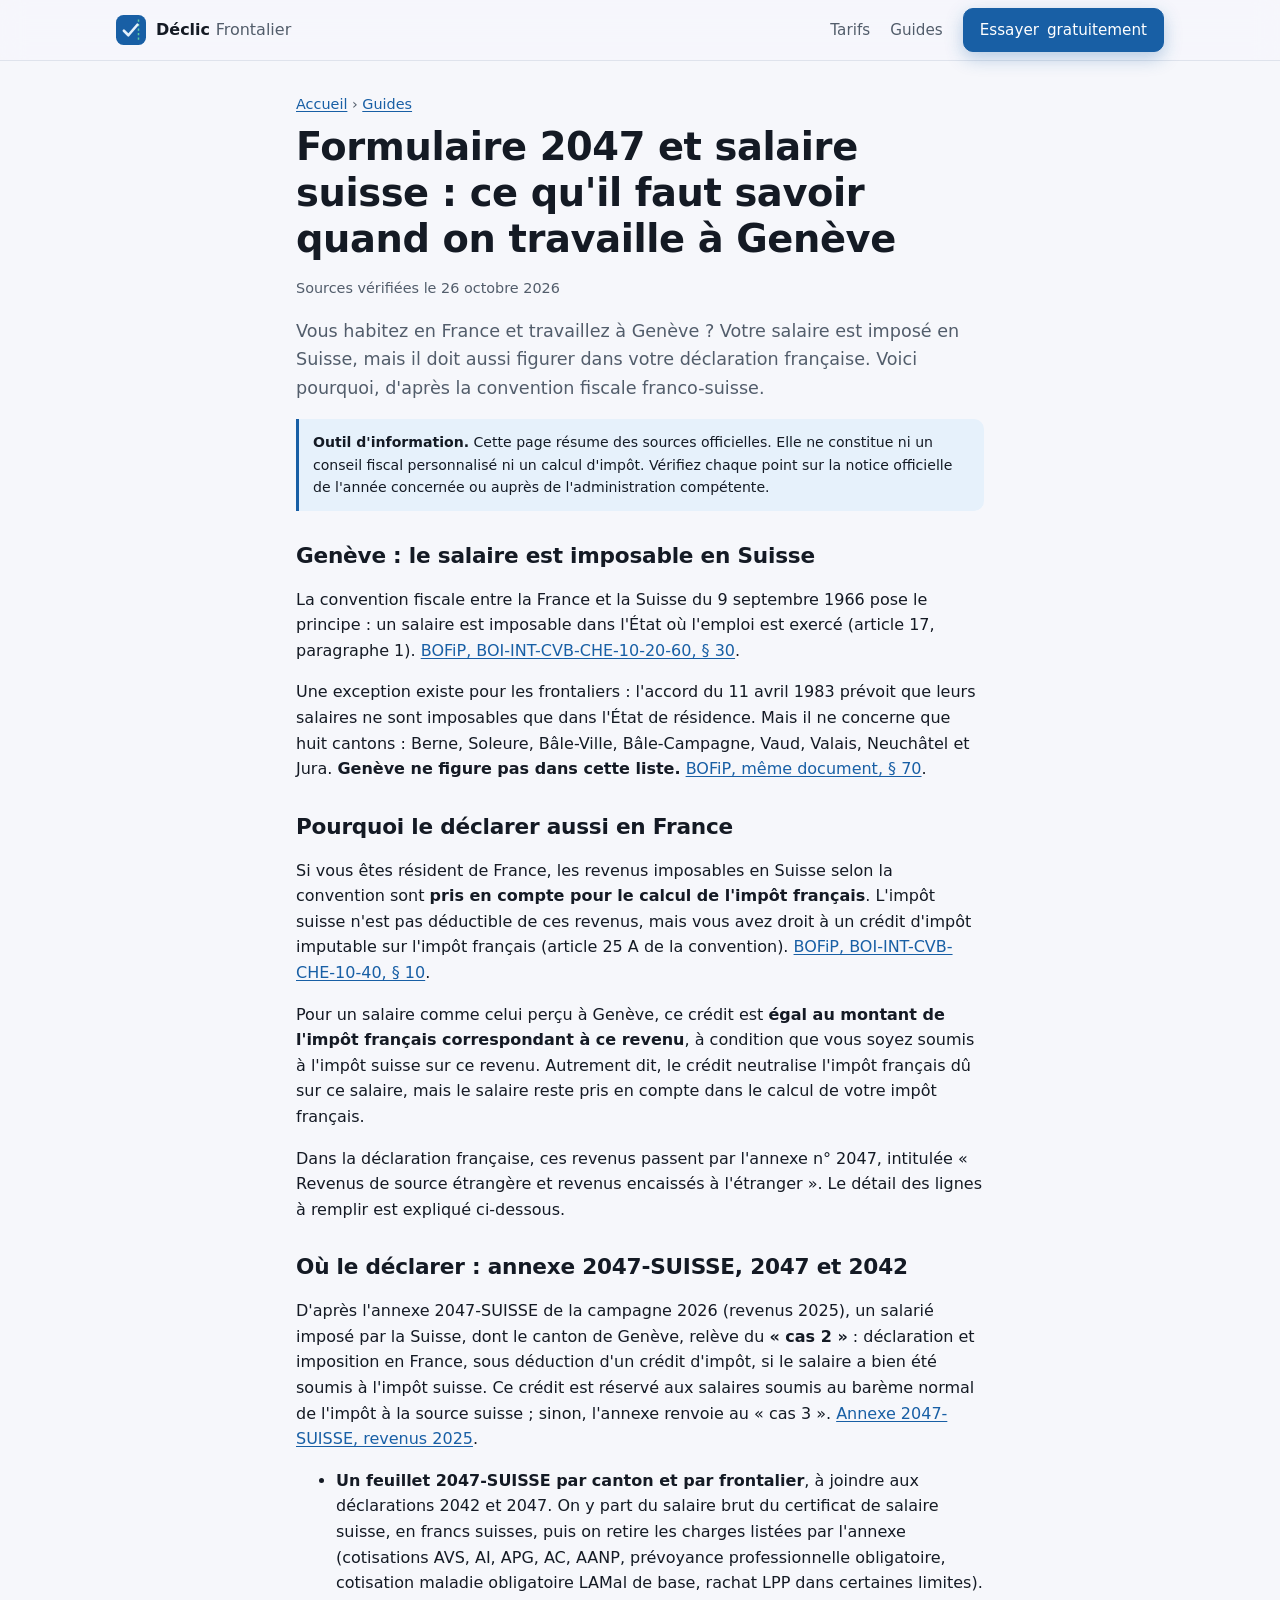
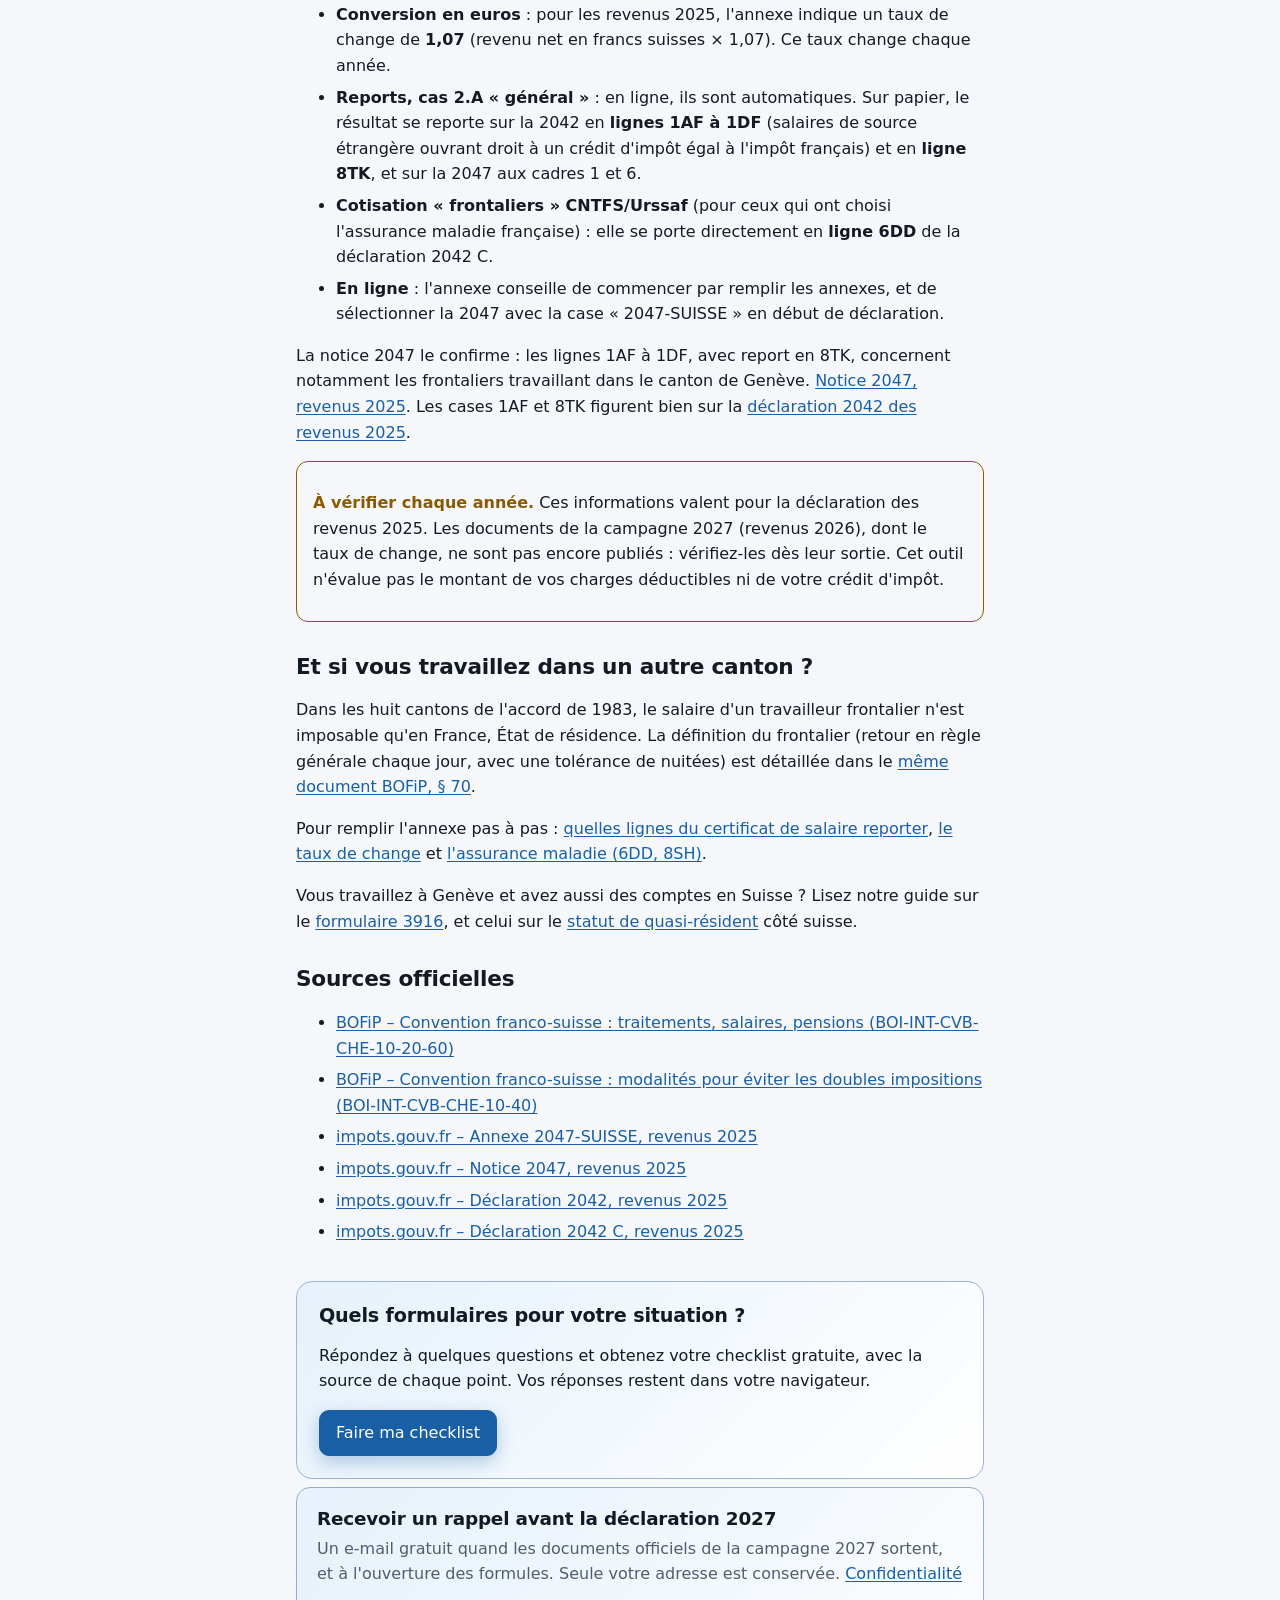
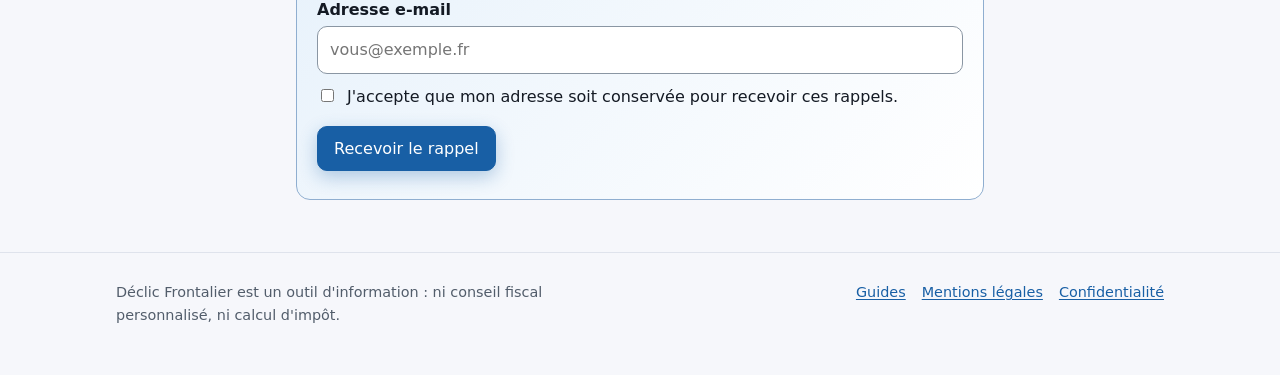
<file: articles/formulaire-2047-suisse-frontalier.html>
<!doctype html>
<html lang="fr">
<head>
  <meta charset="utf-8">
  <meta name="viewport" content="width=device-width, initial-scale=1">
  <title>Formulaire 2047 Suisse : salaire d'un frontalier de Genève | Déclic Frontalier</title>
  <meta name="description" content="Frontalier à Genève : pourquoi et comment déclarer son salaire suisse en France (2047-SUISSE, cases 1AF et 8TK, taux de change). Sources officielles citées.">
  <link rel="canonical" href="https://declicfrontalier.fr/articles/formulaire-2047-suisse-frontalier.html">
  <meta property="og:type" content="article">
  <meta property="og:locale" content="fr_FR">
  <meta property="og:site_name" content="Déclic Frontalier">
  <meta property="og:title" content="Formulaire 2047 et salaire suisse : ce qu'il faut savoir quand on travaille à Genève">
  <meta property="og:description" content="Frontalier à Genève : pourquoi et comment déclarer son salaire suisse en France (2047-SUISSE, cases 1AF et 8TK, taux de change). Sources officielles citées.">
  <meta property="og:url" content="https://declicfrontalier.fr/articles/formulaire-2047-suisse-frontalier.html">
  <meta name="twitter:card" content="summary_large_image">
  <link rel="icon" href="../favicon.svg" type="image/svg+xml">
  <link rel="apple-touch-icon" href="../apple-touch-icon.png">
  <meta name="theme-color" content="#185FA5">
  <meta property="og:image" content="https://declicfrontalier.fr/img/og-image.png">
  <meta property="og:image:width" content="1200">
  <meta property="og:image:height" content="630">
  <meta property="og:image:alt" content="Déclic Frontalier : votre déclaration de frontalier, sans rien oublier.">
  <link rel="stylesheet" href="../style.css?v=7">
  <script type="application/ld+json">[{"@context": "https://schema.org", "@type": "Article", "headline": "Formulaire 2047 et salaire suisse : ce qu'il faut savoir quand on travaille à Genève", "description": "Frontalier à Genève : pourquoi et comment déclarer son salaire suisse en France (2047-SUISSE, cases 1AF et 8TK, taux de change). Sources officielles citées.", "inLanguage": "fr-FR", "dateModified": "2026-10-26", "datePublished": "2026-10-25", "mainEntityOfPage": "https://declicfrontalier.fr/articles/formulaire-2047-suisse-frontalier.html", "publisher": {"@type": "Organization", "name": "Déclic Frontalier"}}, {"@context": "https://schema.org", "@type": "BreadcrumbList", "itemListElement": [{"@type": "ListItem", "position": 1, "name": "Accueil", "item": "https://declicfrontalier.fr/"}, {"@type": "ListItem", "position": 2, "name": "Guides", "item": "https://declicfrontalier.fr/articles/"}, {"@type": "ListItem", "position": 3, "name": "Formulaire 2047 et salaire suisse : ce qu'il faut savoir quand on travaille à Genève", "item": "https://declicfrontalier.fr/articles/formulaire-2047-suisse-frontalier.html"}]}]</script>
</head>
<body>
<a class="skip" href="#contenu">Aller au contenu</a>
<header class="site-header">
  <div class="wrap">
    <a class="brand" href="../"><img src="../img/logo-mark.svg" width="30" height="30" alt=""><span class="brand-name">Déclic <span>Frontalier</span></span></a>
    <nav class="site-nav" aria-label="Navigation principale">
      <a href="../#tarifs">Tarifs</a>
      <a href="./">Guides</a>
      <a class="btn btn-primary" href="../#assistant">Essayer<span class="hide-sm"> gratuitement</span></a>
    </nav>
  </div>
</header>
<main id="contenu" class="prose">
  <nav class="crumbs" aria-label="Fil d'Ariane"><a href="../">Accueil</a> › <a href="./">Guides</a></nav>
  <article>
  <h1>Formulaire 2047 et salaire suisse : ce qu'il faut savoir quand on travaille à Genève</h1>
  <p class="meta">Sources vérifiées le 26 octobre 2026</p>
  <p class="lead">Vous habitez en France et travaillez à Genève ? Votre salaire est imposé en Suisse, mais il doit aussi figurer dans votre déclaration française. Voici pourquoi, d'après la convention fiscale franco-suisse.</p>
  <p class="notice"><strong>Outil d'information.</strong> Cette page résume des sources officielles. Elle ne constitue ni un conseil fiscal personnalisé ni un calcul d'impôt. Vérifiez chaque point sur la notice officielle de l'année concernée ou auprès de l'administration compétente.</p>

  <h2>Genève : le salaire est imposable en Suisse</h2>
  <p>La convention fiscale entre la France et la Suisse du 9 septembre 1966 pose le principe : un salaire est imposable dans l'État où l'emploi est exercé (article 17, paragraphe 1). <a href="https://bofip.impots.gouv.fr/bofip/3149-PGP.html/identifiant=BOI-INT-CVB-CHE-10-20-60-20130715">BOFiP, BOI-INT-CVB-CHE-10-20-60, § 30</a>.</p>
  <p>Une exception existe pour les frontaliers : l'accord du 11 avril 1983 prévoit que leurs salaires ne sont imposables que dans l'État de résidence. Mais il ne concerne que huit cantons : Berne, Soleure, Bâle-Ville, Bâle-Campagne, Vaud, Valais, Neuchâtel et Jura. <strong>Genève ne figure pas dans cette liste.</strong> <a href="https://bofip.impots.gouv.fr/bofip/3149-PGP.html/identifiant=BOI-INT-CVB-CHE-10-20-60-20130715">BOFiP, même document, § 70</a>.</p>

  <h2>Pourquoi le déclarer aussi en France</h2>
  <p>Si vous êtes résident de France, les revenus imposables en Suisse selon la convention sont <strong>pris en compte pour le calcul de l'impôt français</strong>. L'impôt suisse n'est pas déductible de ces revenus, mais vous avez droit à un crédit d'impôt imputable sur l'impôt français (article 25 A de la convention). <a href="https://bofip.impots.gouv.fr/bofip/3141-PGP.html/identifiant=BOI-INT-CVB-CHE-10-40-20160728">BOFiP, BOI-INT-CVB-CHE-10-40, § 10</a>.</p>
  <p>Pour un salaire comme celui perçu à Genève, ce crédit est <strong>égal au montant de l'impôt français correspondant à ce revenu</strong>, à condition que vous soyez soumis à l'impôt suisse sur ce revenu. Autrement dit, le crédit neutralise l'impôt français dû sur ce salaire, mais le salaire reste pris en compte dans le calcul de votre impôt français.</p>
  <p>Dans la déclaration française, ces revenus passent par l'annexe n° 2047, intitulée « Revenus de source étrangère et revenus encaissés à l'étranger ». Le détail des lignes à remplir est expliqué ci-dessous.</p>

  <h2>Où le déclarer : annexe 2047-SUISSE, 2047 et 2042</h2>
  <p>D'après l'annexe 2047-SUISSE de la campagne 2026 (revenus 2025), un salarié imposé par la Suisse, dont le canton de Genève, relève du <strong>« cas 2 »</strong> : déclaration et imposition en France, sous déduction d'un crédit d'impôt, si le salaire a bien été soumis à l'impôt suisse. Ce crédit est réservé aux salaires soumis au barème normal de l'impôt à la source suisse ; sinon, l'annexe renvoie au « cas 3 ». <a href="https://www.impots.gouv.fr/sites/default/files/formulaires/2047/2026/2047_5489.pdf">Annexe 2047-SUISSE, revenus 2025</a>.</p>
  <ul>
    <li><strong>Un feuillet 2047-SUISSE par canton et par frontalier</strong>, à joindre aux déclarations 2042 et 2047. On y part du salaire brut du certificat de salaire suisse, en francs suisses, puis on retire les charges listées par l'annexe (cotisations AVS, AI, APG, AC, AANP, prévoyance professionnelle obligatoire, cotisation maladie obligatoire LAMal de base, rachat LPP dans certaines limites).</li>
    <li><strong>Conversion en euros</strong> : pour les revenus 2025, l'annexe indique un taux de change de <strong>1,07</strong> (revenu net en francs suisses × 1,07). Ce taux change chaque année.</li>
    <li><strong>Reports, cas 2.A « général »</strong> : en ligne, ils sont automatiques. Sur papier, le résultat se reporte sur la 2042 en <strong>lignes 1AF à 1DF</strong> (salaires de source étrangère ouvrant droit à un crédit d'impôt égal à l'impôt français) et en <strong>ligne 8TK</strong>, et sur la 2047 aux cadres 1 et 6.</li>
    <li><strong>Cotisation « frontaliers » CNTFS/Urssaf</strong> (pour ceux qui ont choisi l'assurance maladie française) : elle se porte directement en <strong>ligne 6DD</strong> de la déclaration 2042 C.</li>
    <li><strong>En ligne</strong> : l'annexe conseille de commencer par remplir les annexes, et de sélectionner la 2047 avec la case « 2047-SUISSE » en début de déclaration.</li>
  </ul>
  <p>La notice 2047 le confirme : les lignes 1AF à 1DF, avec report en 8TK, concernent notamment les frontaliers travaillant dans le canton de Genève. <a href="https://www.impots.gouv.fr/sites/default/files/formulaires/2047/2026/2047_5490.pdf">Notice 2047, revenus 2025</a>. Les cases 1AF et 8TK figurent bien sur la <a href="https://www.impots.gouv.fr/sites/default/files/formulaires/2042/2026/2042_5535.pdf">déclaration 2042 des revenus 2025</a>.</p>

  <div class="unconfirmed">
    <p><strong>À vérifier chaque année.</strong> Ces informations valent pour la déclaration des revenus 2025. Les documents de la campagne 2027 (revenus 2026), dont le taux de change, ne sont pas encore publiés : vérifiez-les dès leur sortie. Cet outil n'évalue pas le montant de vos charges déductibles ni de votre crédit d'impôt.</p>
  </div>

  <h2>Et si vous travaillez dans un autre canton ?</h2>
  <p>Dans les huit cantons de l'accord de 1983, le salaire d'un travailleur frontalier n'est imposable qu'en France, État de résidence. La définition du frontalier (retour en règle générale chaque jour, avec une tolérance de nuitées) est détaillée dans le <a href="https://bofip.impots.gouv.fr/bofip/3149-PGP.html/identifiant=BOI-INT-CVB-CHE-10-20-60-20130715">même document BOFiP, § 70</a>.</p>
  <p>Pour remplir l'annexe pas à pas : <a href="certificat-salaire-suisse-lohnausweis-2047.html">quelles lignes du certificat de salaire reporter</a>, <a href="taux-change-chf-euro-2047-suisse.html">le taux de change</a> et <a href="assurance-maladie-frontalier-lamal-impots.html">l'assurance maladie (6DD, 8SH)</a>.</p>
  <p>Vous travaillez à Genève et avez aussi des comptes en Suisse ? Lisez notre guide sur le <a href="3916-compte-bancaire-suisse-frontalier.html">formulaire 3916</a>, et celui sur le <a href="quasi-resident-geneve-taxation-ordinaire-ulterieure.html">statut de quasi-résident</a> côté suisse.</p>

  <h2>Sources officielles</h2>
  <ul class="sources">
      <li><a href="https://bofip.impots.gouv.fr/bofip/3149-PGP.html/identifiant=BOI-INT-CVB-CHE-10-20-60-20130715">BOFiP – Convention franco-suisse : traitements, salaires, pensions (BOI-INT-CVB-CHE-10-20-60)</a></li>
      <li><a href="https://bofip.impots.gouv.fr/bofip/3141-PGP.html/identifiant=BOI-INT-CVB-CHE-10-40-20160728">BOFiP – Convention franco-suisse : modalités pour éviter les doubles impositions (BOI-INT-CVB-CHE-10-40)</a></li>
      <li><a href="https://www.impots.gouv.fr/sites/default/files/formulaires/2047/2026/2047_5489.pdf">impots.gouv.fr – Annexe 2047-SUISSE, revenus 2025</a></li>
      <li><a href="https://www.impots.gouv.fr/sites/default/files/formulaires/2047/2026/2047_5490.pdf">impots.gouv.fr – Notice 2047, revenus 2025</a></li>
      <li><a href="https://www.impots.gouv.fr/sites/default/files/formulaires/2042/2026/2042_5535.pdf">impots.gouv.fr – Déclaration 2042, revenus 2025</a></li>
      <li><a href="https://www.impots.gouv.fr/sites/default/files/formulaires/2042/2026/2042_5472.pdf">impots.gouv.fr – Déclaration 2042 C, revenus 2025</a></li>
  </ul>
  <div class="cta-box">
    <h2>Quels formulaires pour votre situation ?</h2>
    <p>Répondez à quelques questions et obtenez votre checklist gratuite, avec la source de chaque point. Vos réponses restent dans votre navigateur.</p>
    <a class="btn btn-primary" href="../#assistant">Faire ma checklist</a>
  </div>
  <div class="card upsell" hidden>
    <h2 style="margin:0 0 6px;font-size:1.15rem">Recevoir un rappel avant la déclaration 2027</h2>
    <form data-signup method="post">
      <p>Un e-mail gratuit quand les documents officiels de la campagne 2027 sortent, et à l'ouverture des formules. Seule votre adresse est conservée. <a href="../confidentialite.html">Confidentialité</a></p>
      <input type="hidden" name="formule" value="rappels-gratuits">
      <input type="hidden" name="origine" value="guide-formulaire-2047-suisse-frontalier">
      <input type="hidden" name="canal" value="">
      <label for="email-guide-formulaire-2047-suisse-frontalier">Adresse e-mail</label>
      <input type="email" id="email-guide-formulaire-2047-suisse-frontalier" name="email" required autocomplete="email" placeholder="vous@exemple.fr">
      <label class="check"><input type="checkbox" name="consentement" value="oui" required><span>J'accepte que mon adresse soit conservée pour recevoir ces rappels.</span></label>
      <div class="actions"><button class="primary" type="submit">Recevoir le rappel</button></div>
      <p class="form-status" role="status" aria-live="polite"></p>
    </form>
  </div>
  </article>
</main>
<footer>
  <div class="wrap">
    <p>Déclic Frontalier est un outil d'information : ni conseil fiscal personnalisé, ni calcul d'impôt.</p>
    <nav aria-label="Informations légales">
      <a href="./">Guides</a>
      <a href="../mentions-legales.html">Mentions légales</a>
      <a href="../confidentialite.html">Confidentialité</a>
    </nav>
  </div>
</footer>
<script type="module" src="../analytics.js"></script>
<script type="module" src="../signup.js"></script>
</body>
</html>
</file>
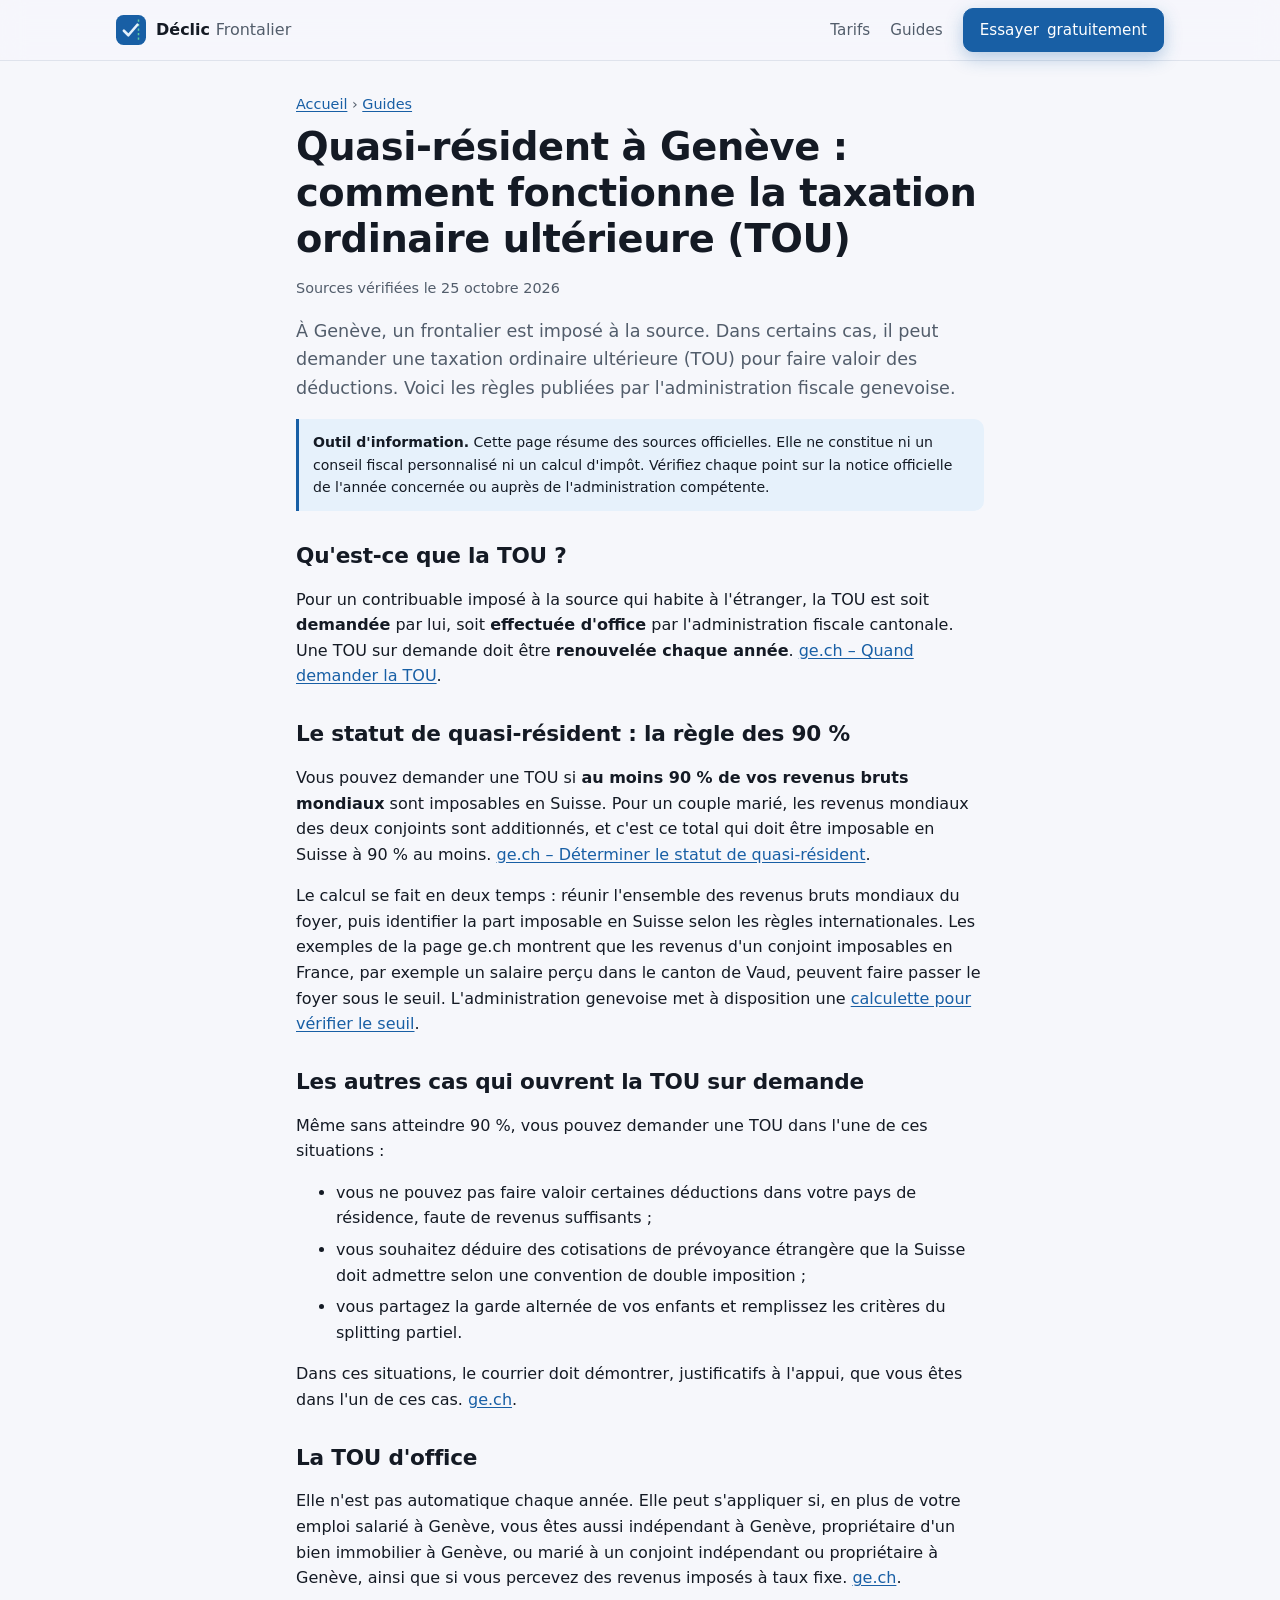
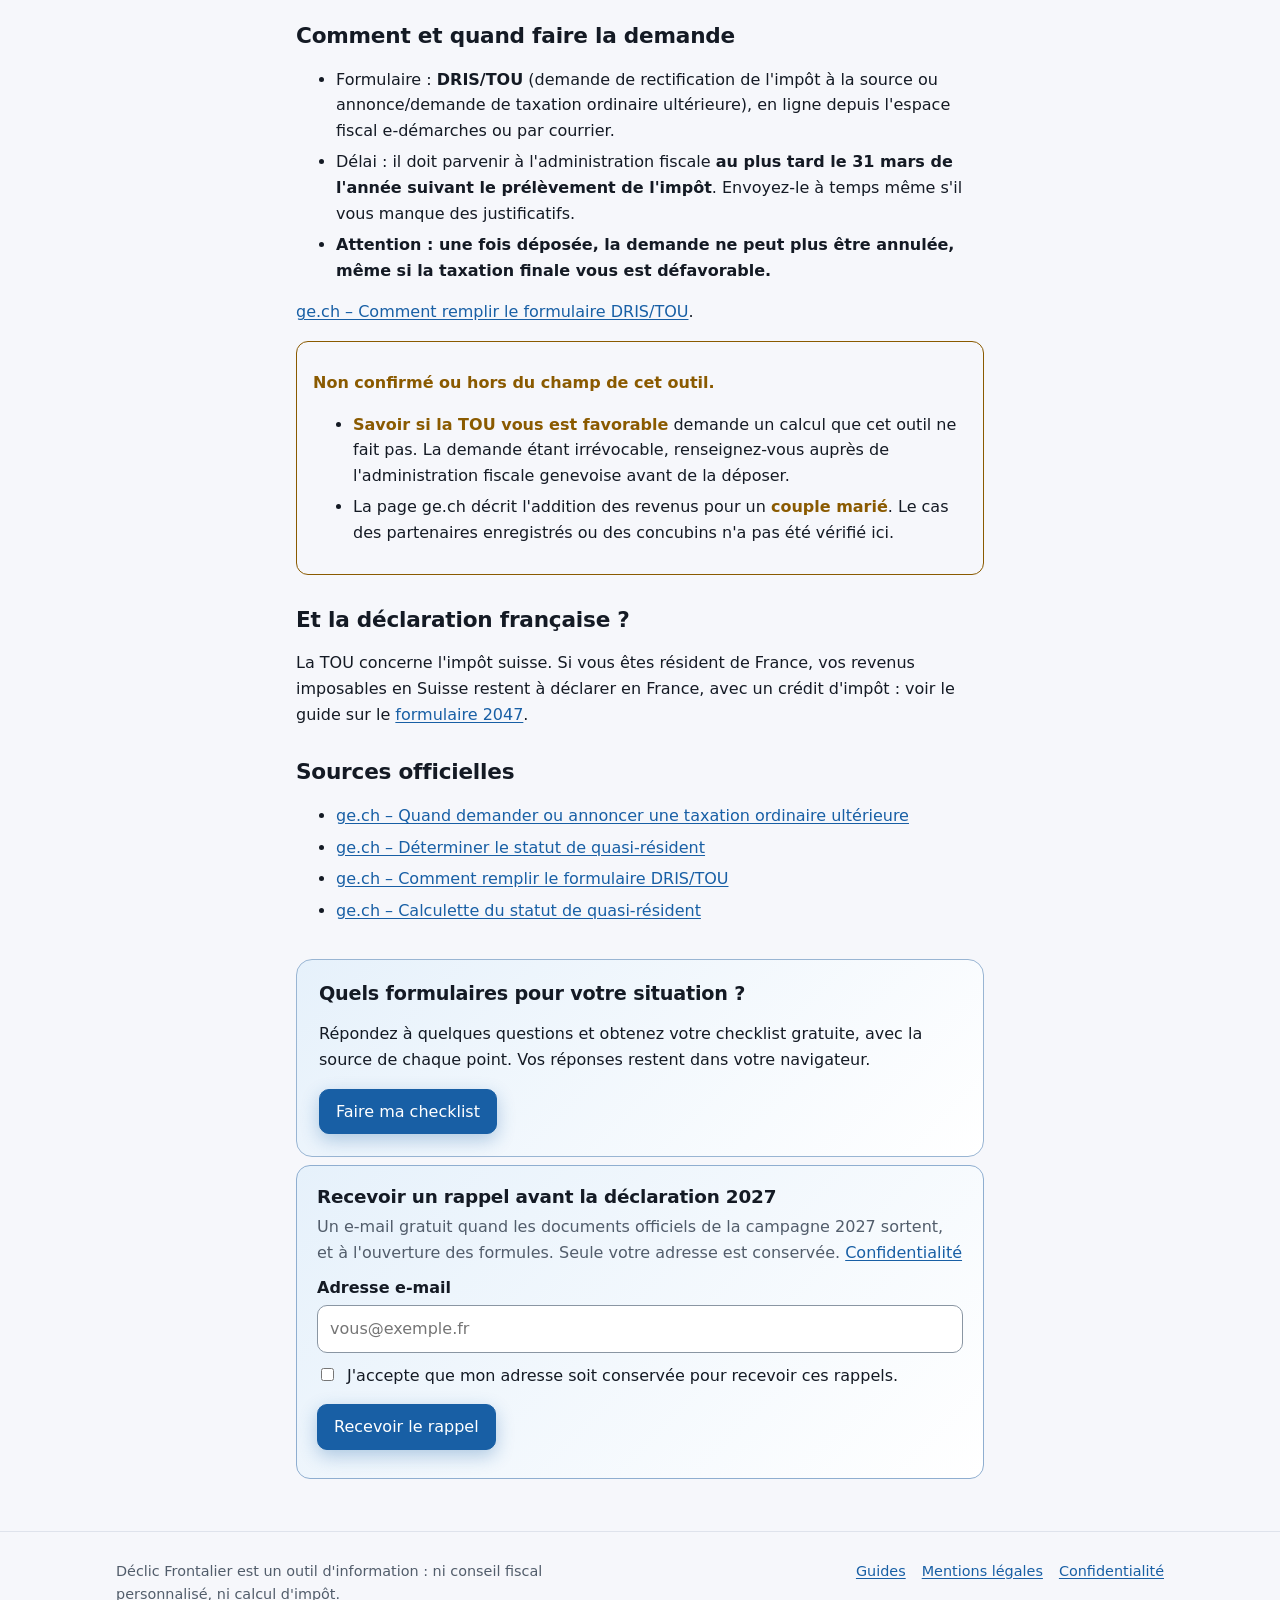
<file: articles/quasi-resident-geneve-taxation-ordinaire-ulterieure.html>
<!doctype html>
<html lang="fr">
<head>
  <meta charset="utf-8">
  <meta name="viewport" content="width=device-width, initial-scale=1">
  <title>Quasi-résident Genève : la taxation ordinaire ultérieure (TOU) | Déclic Frontalier</title>
  <meta name="description" content="Frontalier imposé à la source à Genève : la règle des 90 % du statut de quasi-résident, les autres cas ouvrant la TOU, le formulaire DRIS/TOU et le délai du 31 mars. D'après ge.ch.">
  <link rel="canonical" href="https://declicfrontalier.fr/articles/quasi-resident-geneve-taxation-ordinaire-ulterieure.html">
  <meta property="og:type" content="article">
  <meta property="og:locale" content="fr_FR">
  <meta property="og:site_name" content="Déclic Frontalier">
  <meta property="og:title" content="Quasi-résident à Genève : comment fonctionne la taxation ordinaire ultérieure (TOU)">
  <meta property="og:description" content="Frontalier imposé à la source à Genève : la règle des 90 % du statut de quasi-résident, les autres cas ouvrant la TOU, le formulaire DRIS/TOU et le délai du 31 mars. D'après ge.ch.">
  <meta property="og:url" content="https://declicfrontalier.fr/articles/quasi-resident-geneve-taxation-ordinaire-ulterieure.html">
  <meta name="twitter:card" content="summary_large_image">
  <link rel="icon" href="../favicon.svg" type="image/svg+xml">
  <link rel="apple-touch-icon" href="../apple-touch-icon.png">
  <meta name="theme-color" content="#185FA5">
  <meta property="og:image" content="https://declicfrontalier.fr/img/og-image.png">
  <meta property="og:image:width" content="1200">
  <meta property="og:image:height" content="630">
  <meta property="og:image:alt" content="Déclic Frontalier : votre déclaration de frontalier, sans rien oublier.">
  <link rel="stylesheet" href="../style.css?v=7">
  <script type="application/ld+json">[{"@context": "https://schema.org", "@type": "Article", "headline": "Quasi-résident à Genève : comment fonctionne la taxation ordinaire ultérieure (TOU)", "description": "Frontalier imposé à la source à Genève : la règle des 90 % du statut de quasi-résident, les autres cas ouvrant la TOU, le formulaire DRIS/TOU et le délai du 31 mars. D'après ge.ch.", "inLanguage": "fr-FR", "dateModified": "2026-10-25", "datePublished": "2026-10-25", "mainEntityOfPage": "https://declicfrontalier.fr/articles/quasi-resident-geneve-taxation-ordinaire-ulterieure.html", "publisher": {"@type": "Organization", "name": "Déclic Frontalier"}}, {"@context": "https://schema.org", "@type": "BreadcrumbList", "itemListElement": [{"@type": "ListItem", "position": 1, "name": "Accueil", "item": "https://declicfrontalier.fr/"}, {"@type": "ListItem", "position": 2, "name": "Guides", "item": "https://declicfrontalier.fr/articles/"}, {"@type": "ListItem", "position": 3, "name": "Quasi-résident à Genève : comment fonctionne la taxation ordinaire ultérieure (TOU)", "item": "https://declicfrontalier.fr/articles/quasi-resident-geneve-taxation-ordinaire-ulterieure.html"}]}]</script>
</head>
<body>
<a class="skip" href="#contenu">Aller au contenu</a>
<header class="site-header">
  <div class="wrap">
    <a class="brand" href="../"><img src="../img/logo-mark.svg" width="30" height="30" alt=""><span class="brand-name">Déclic <span>Frontalier</span></span></a>
    <nav class="site-nav" aria-label="Navigation principale">
      <a href="../#tarifs">Tarifs</a>
      <a href="./">Guides</a>
      <a class="btn btn-primary" href="../#assistant">Essayer<span class="hide-sm"> gratuitement</span></a>
    </nav>
  </div>
</header>
<main id="contenu" class="prose">
  <nav class="crumbs" aria-label="Fil d'Ariane"><a href="../">Accueil</a> › <a href="./">Guides</a></nav>
  <article>
  <h1>Quasi-résident à Genève : comment fonctionne la taxation ordinaire ultérieure (TOU)</h1>
  <p class="meta">Sources vérifiées le 25 octobre 2026</p>
  <p class="lead">À Genève, un frontalier est imposé à la source. Dans certains cas, il peut demander une taxation ordinaire ultérieure (TOU) pour faire valoir des déductions. Voici les règles publiées par l'administration fiscale genevoise.</p>
  <p class="notice"><strong>Outil d'information.</strong> Cette page résume des sources officielles. Elle ne constitue ni un conseil fiscal personnalisé ni un calcul d'impôt. Vérifiez chaque point sur la notice officielle de l'année concernée ou auprès de l'administration compétente.</p>

  <h2>Qu'est-ce que la TOU ?</h2>
  <p>Pour un contribuable imposé à la source qui habite à l'étranger, la TOU est soit <strong>demandée</strong> par lui, soit <strong>effectuée d'office</strong> par l'administration fiscale cantonale. Une TOU sur demande doit être <strong>renouvelée chaque année</strong>. <a href="https://www.ge.ch/demande-rectification-taxation-ordinaire-ulterieure/quand-demander-annoncer-taxation-ordinaire-ulterieure">ge.ch – Quand demander la TOU</a>.</p>

  <h2>Le statut de quasi-résident : la règle des 90 %</h2>
  <p>Vous pouvez demander une TOU si <strong>au moins 90 % de vos revenus bruts mondiaux</strong> sont imposables en Suisse. Pour un couple marié, les revenus mondiaux des deux conjoints sont additionnés, et c'est ce total qui doit être imposable en Suisse à 90 % au moins. <a href="https://www.ge.ch/demande-rectification-taxation-ordinaire-ulterieure/determiner-statut-quasi-resident">ge.ch – Déterminer le statut de quasi-résident</a>.</p>
  <p>Le calcul se fait en deux temps : réunir l'ensemble des revenus bruts mondiaux du foyer, puis identifier la part imposable en Suisse selon les règles internationales. Les exemples de la page ge.ch montrent que les revenus d'un conjoint imposables en France, par exemple un salaire perçu dans le canton de Vaud, peuvent faire passer le foyer sous le seuil. L'administration genevoise met à disposition une <a href="https://www.ge.ch/publication?organisation=51&amp;type=181&amp;titre=d%C3%A9terminer%20le%20statut%20de%20quasi-r%C3%A9sident">calculette pour vérifier le seuil</a>.</p>

  <h2>Les autres cas qui ouvrent la TOU sur demande</h2>
  <p>Même sans atteindre 90 %, vous pouvez demander une TOU dans l'une de ces situations :</p>
  <ul>
    <li>vous ne pouvez pas faire valoir certaines déductions dans votre pays de résidence, faute de revenus suffisants ;</li>
    <li>vous souhaitez déduire des cotisations de prévoyance étrangère que la Suisse doit admettre selon une convention de double imposition ;</li>
    <li>vous partagez la garde alternée de vos enfants et remplissez les critères du splitting partiel.</li>
  </ul>
  <p>Dans ces situations, le courrier doit démontrer, justificatifs à l'appui, que vous êtes dans l'un de ces cas. <a href="https://www.ge.ch/demande-rectification-taxation-ordinaire-ulterieure/quand-demander-annoncer-taxation-ordinaire-ulterieure">ge.ch</a>.</p>

  <h2>La TOU d'office</h2>
  <p>Elle n'est pas automatique chaque année. Elle peut s'appliquer si, en plus de votre emploi salarié à Genève, vous êtes aussi indépendant à Genève, propriétaire d'un bien immobilier à Genève, ou marié à un conjoint indépendant ou propriétaire à Genève, ainsi que si vous percevez des revenus imposés à taux fixe. <a href="https://www.ge.ch/demande-rectification-taxation-ordinaire-ulterieure/quand-demander-annoncer-taxation-ordinaire-ulterieure">ge.ch</a>.</p>

  <h2>Comment et quand faire la demande</h2>
  <ul>
    <li>Formulaire : <strong>DRIS/TOU</strong> (demande de rectification de l'impôt à la source ou annonce/demande de taxation ordinaire ultérieure), en ligne depuis l'espace fiscal e-démarches ou par courrier.</li>
    <li>Délai : il doit parvenir à l'administration fiscale <strong>au plus tard le 31 mars de l'année suivant le prélèvement de l'impôt</strong>. Envoyez-le à temps même s'il vous manque des justificatifs.</li>
    <li><strong>Attention : une fois déposée, la demande ne peut plus être annulée, même si la taxation finale vous est défavorable.</strong></li>
  </ul>
  <p><a href="https://www.ge.ch/demande-rectification-taxation-ordinaire-ulterieure/comment-remplir-formulaire-dris/tou">ge.ch – Comment remplir le formulaire DRIS/TOU</a>.</p>

  <div class="unconfirmed">
    <p><strong>Non confirmé ou hors du champ de cet outil.</strong></p>
    <ul>
      <li><strong>Savoir si la TOU vous est favorable</strong> demande un calcul que cet outil ne fait pas. La demande étant irrévocable, renseignez-vous auprès de l'administration fiscale genevoise avant de la déposer.</li>
      <li>La page ge.ch décrit l'addition des revenus pour un <strong>couple marié</strong>. Le cas des partenaires enregistrés ou des concubins n'a pas été vérifié ici.</li>
    </ul>
  </div>

  <h2>Et la déclaration française ?</h2>
  <p>La TOU concerne l'impôt suisse. Si vous êtes résident de France, vos revenus imposables en Suisse restent à déclarer en France, avec un crédit d'impôt : voir le guide sur le <a href="formulaire-2047-suisse-frontalier.html">formulaire 2047</a>.</p>

  <h2>Sources officielles</h2>
  <ul class="sources">
      <li><a href="https://www.ge.ch/demande-rectification-taxation-ordinaire-ulterieure/quand-demander-annoncer-taxation-ordinaire-ulterieure">ge.ch – Quand demander ou annoncer une taxation ordinaire ultérieure</a></li>
      <li><a href="https://www.ge.ch/demande-rectification-taxation-ordinaire-ulterieure/determiner-statut-quasi-resident">ge.ch – Déterminer le statut de quasi-résident</a></li>
      <li><a href="https://www.ge.ch/demande-rectification-taxation-ordinaire-ulterieure/comment-remplir-formulaire-dris/tou">ge.ch – Comment remplir le formulaire DRIS/TOU</a></li>
      <li><a href="https://www.ge.ch/publication?organisation=51&amp;type=181&amp;titre=d%C3%A9terminer%20le%20statut%20de%20quasi-r%C3%A9sident">ge.ch – Calculette du statut de quasi-résident</a></li>
  </ul>
  <div class="cta-box">
    <h2>Quels formulaires pour votre situation ?</h2>
    <p>Répondez à quelques questions et obtenez votre checklist gratuite, avec la source de chaque point. Vos réponses restent dans votre navigateur.</p>
    <a class="btn btn-primary" href="../#assistant">Faire ma checklist</a>
  </div>
  <div class="card upsell" hidden>
    <h2 style="margin:0 0 6px;font-size:1.15rem">Recevoir un rappel avant la déclaration 2027</h2>
    <form data-signup method="post">
      <p>Un e-mail gratuit quand les documents officiels de la campagne 2027 sortent, et à l'ouverture des formules. Seule votre adresse est conservée. <a href="../confidentialite.html">Confidentialité</a></p>
      <input type="hidden" name="formule" value="rappels-gratuits">
      <input type="hidden" name="origine" value="guide-quasi-resident-geneve-taxation-ordinaire-ulterieure">
      <input type="hidden" name="canal" value="">
      <label for="email-guide-quasi-resident-geneve-taxation-ordinaire-ulterieure">Adresse e-mail</label>
      <input type="email" id="email-guide-quasi-resident-geneve-taxation-ordinaire-ulterieure" name="email" required autocomplete="email" placeholder="vous@exemple.fr">
      <label class="check"><input type="checkbox" name="consentement" value="oui" required><span>J'accepte que mon adresse soit conservée pour recevoir ces rappels.</span></label>
      <div class="actions"><button class="primary" type="submit">Recevoir le rappel</button></div>
      <p class="form-status" role="status" aria-live="polite"></p>
    </form>
  </div>
  </article>
</main>
<footer>
  <div class="wrap">
    <p>Déclic Frontalier est un outil d'information : ni conseil fiscal personnalisé, ni calcul d'impôt.</p>
    <nav aria-label="Informations légales">
      <a href="./">Guides</a>
      <a href="../mentions-legales.html">Mentions légales</a>
      <a href="../confidentialite.html">Confidentialité</a>
    </nav>
  </div>
</footer>
<script type="module" src="../analytics.js"></script>
<script type="module" src="../signup.js"></script>
</body>
</html>
</file>
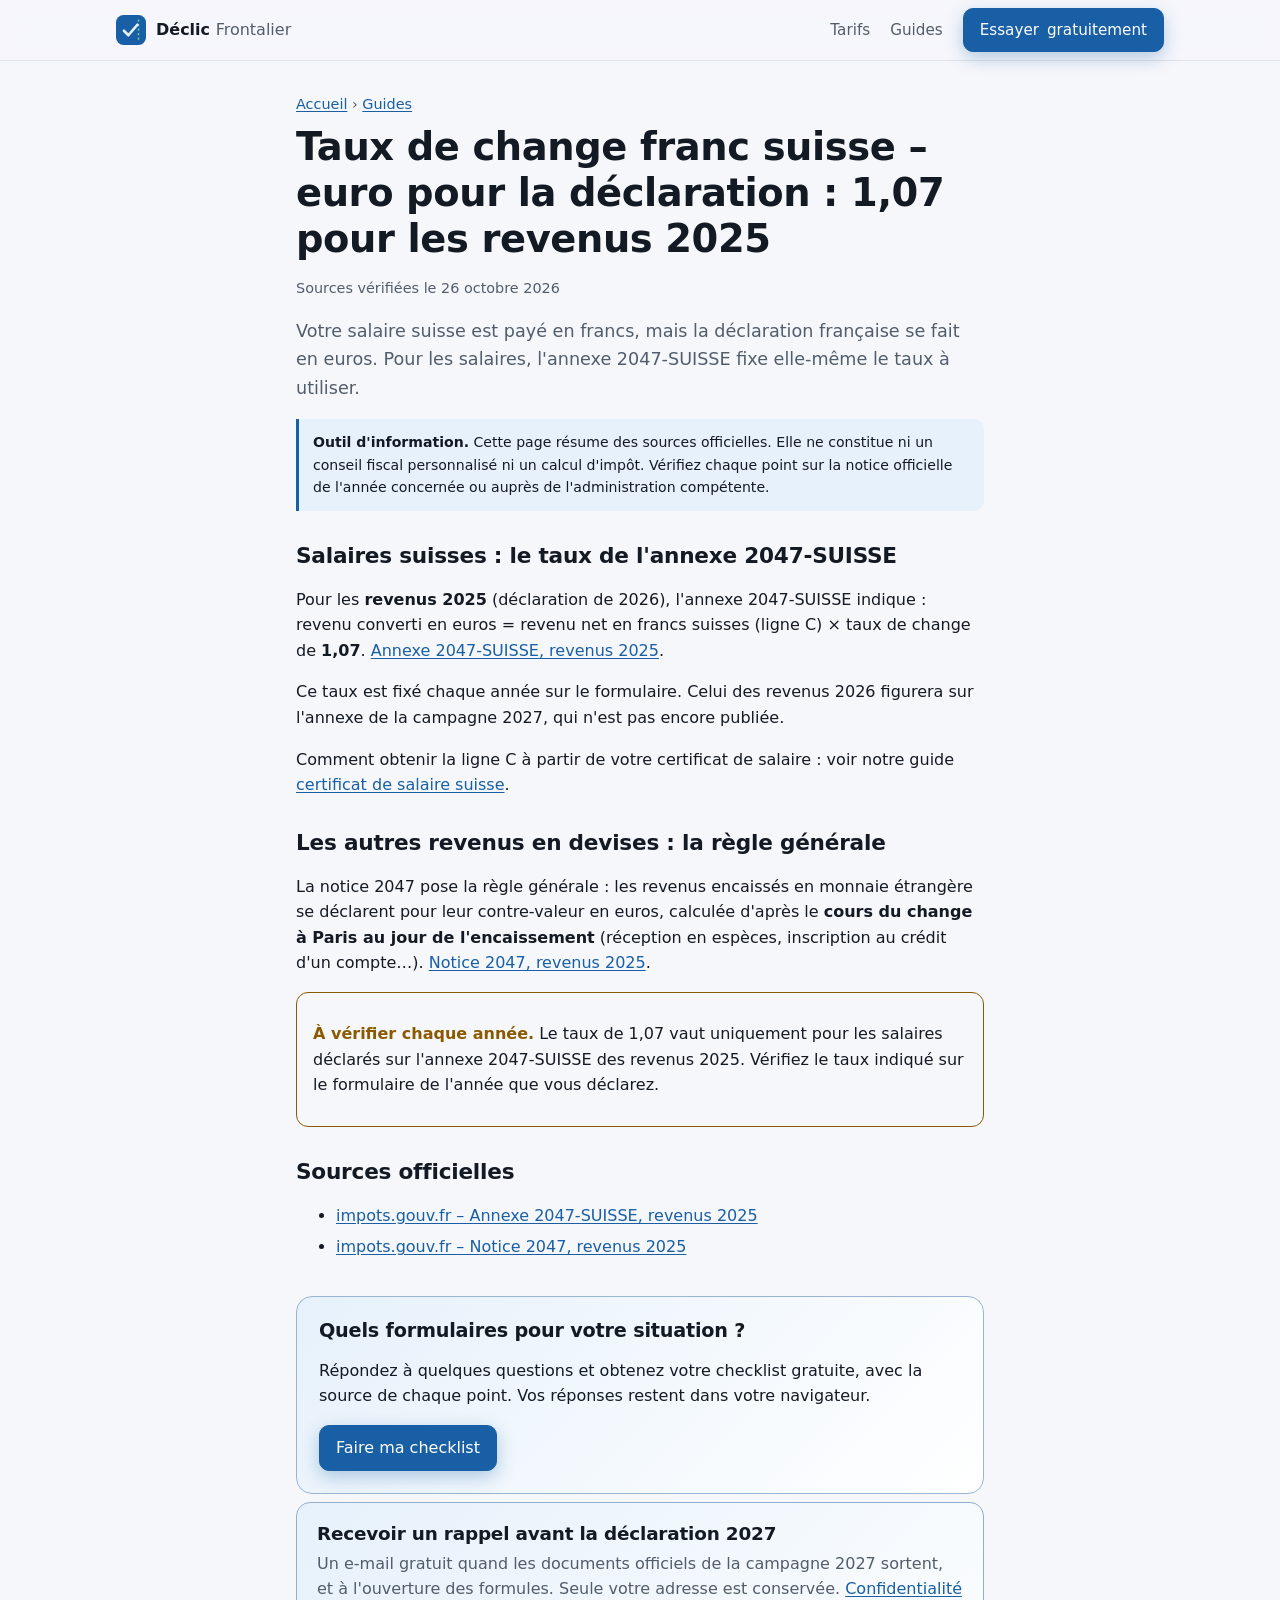
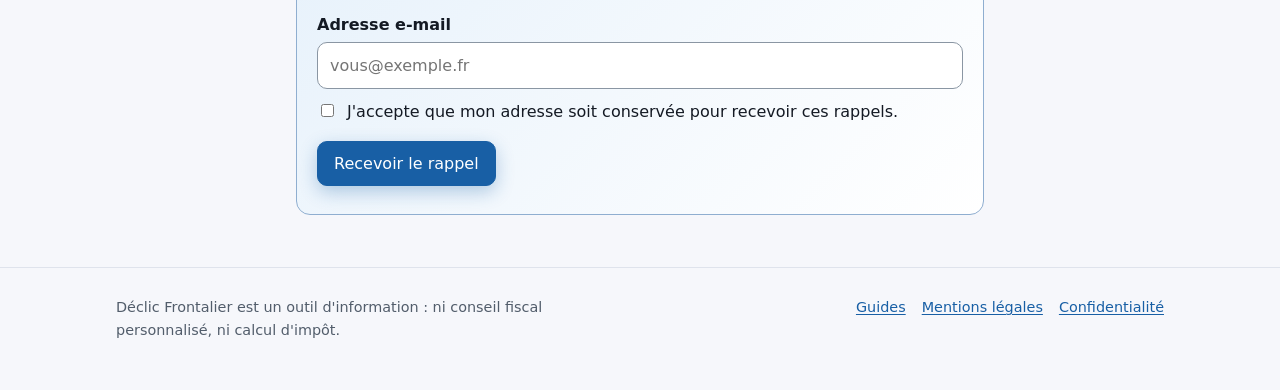
<file: articles/taux-change-chf-euro-2047-suisse.html>
<!doctype html>
<html lang="fr">
<head>
  <meta charset="utf-8">
  <meta name="viewport" content="width=device-width, initial-scale=1">
  <title>Taux de change CHF/EUR pour la déclaration 2047-SUISSE (revenus 2025) | Déclic Frontalier</title>
  <meta name="description" content="Quel taux de change utiliser pour convertir votre salaire suisse en euros sur la 2047-SUISSE ? 1,07 pour les revenus 2025, d'après le formulaire officiel. Et la règle générale pour les autres revenus.">
  <link rel="canonical" href="https://declicfrontalier.fr/articles/taux-change-chf-euro-2047-suisse.html">
  <meta property="og:type" content="article">
  <meta property="og:locale" content="fr_FR">
  <meta property="og:site_name" content="Déclic Frontalier">
  <meta property="og:title" content="Taux de change franc suisse – euro pour la déclaration : 1,07 pour les revenus 2025">
  <meta property="og:description" content="Quel taux de change utiliser pour convertir votre salaire suisse en euros sur la 2047-SUISSE ? 1,07 pour les revenus 2025, d'après le formulaire officiel. Et la règle générale pour les autres revenus.">
  <meta property="og:url" content="https://declicfrontalier.fr/articles/taux-change-chf-euro-2047-suisse.html">
  <meta name="twitter:card" content="summary_large_image">
  <link rel="icon" href="../favicon.svg" type="image/svg+xml">
  <link rel="apple-touch-icon" href="../apple-touch-icon.png">
  <meta name="theme-color" content="#185FA5">
  <meta property="og:image" content="https://declicfrontalier.fr/img/og-image.png">
  <meta property="og:image:width" content="1200">
  <meta property="og:image:height" content="630">
  <meta property="og:image:alt" content="Déclic Frontalier : votre déclaration de frontalier, sans rien oublier.">
  <link rel="stylesheet" href="../style.css?v=7">
  <script type="application/ld+json">[{"@context": "https://schema.org", "@type": "Article", "headline": "Taux de change franc suisse – euro pour la déclaration : 1,07 pour les revenus 2025", "description": "Quel taux de change utiliser pour convertir votre salaire suisse en euros sur la 2047-SUISSE ? 1,07 pour les revenus 2025, d'après le formulaire officiel. Et la règle générale pour les autres revenus.", "inLanguage": "fr-FR", "dateModified": "2026-10-26", "datePublished": "2026-10-25", "mainEntityOfPage": "https://declicfrontalier.fr/articles/taux-change-chf-euro-2047-suisse.html", "publisher": {"@type": "Organization", "name": "Déclic Frontalier"}}, {"@context": "https://schema.org", "@type": "BreadcrumbList", "itemListElement": [{"@type": "ListItem", "position": 1, "name": "Accueil", "item": "https://declicfrontalier.fr/"}, {"@type": "ListItem", "position": 2, "name": "Guides", "item": "https://declicfrontalier.fr/articles/"}, {"@type": "ListItem", "position": 3, "name": "Taux de change franc suisse – euro pour la déclaration : 1,07 pour les revenus 2025", "item": "https://declicfrontalier.fr/articles/taux-change-chf-euro-2047-suisse.html"}]}]</script>
</head>
<body>
<a class="skip" href="#contenu">Aller au contenu</a>
<header class="site-header">
  <div class="wrap">
    <a class="brand" href="../"><img src="../img/logo-mark.svg" width="30" height="30" alt=""><span class="brand-name">Déclic <span>Frontalier</span></span></a>
    <nav class="site-nav" aria-label="Navigation principale">
      <a href="../#tarifs">Tarifs</a>
      <a href="./">Guides</a>
      <a class="btn btn-primary" href="../#assistant">Essayer<span class="hide-sm"> gratuitement</span></a>
    </nav>
  </div>
</header>
<main id="contenu" class="prose">
  <nav class="crumbs" aria-label="Fil d'Ariane"><a href="../">Accueil</a> › <a href="./">Guides</a></nav>
  <article>
  <h1>Taux de change franc suisse – euro pour la déclaration : 1,07 pour les revenus 2025</h1>
  <p class="meta">Sources vérifiées le 26 octobre 2026</p>
  <p class="lead">Votre salaire suisse est payé en francs, mais la déclaration française se fait en euros. Pour les salaires, l'annexe 2047-SUISSE fixe elle-même le taux à utiliser.</p>
  <p class="notice"><strong>Outil d'information.</strong> Cette page résume des sources officielles. Elle ne constitue ni un conseil fiscal personnalisé ni un calcul d'impôt. Vérifiez chaque point sur la notice officielle de l'année concernée ou auprès de l'administration compétente.</p>

  <h2>Salaires suisses : le taux de l'annexe 2047-SUISSE</h2>
  <p>Pour les <strong>revenus 2025</strong> (déclaration de 2026), l'annexe 2047-SUISSE indique : revenu converti en euros = revenu net en francs suisses (ligne C) × taux de change de <strong>1,07</strong>. <a href="https://www.impots.gouv.fr/sites/default/files/formulaires/2047/2026/2047_5489.pdf">Annexe 2047-SUISSE, revenus 2025</a>.</p>
  <p>Ce taux est fixé chaque année sur le formulaire. Celui des revenus 2026 figurera sur l'annexe de la campagne 2027, qui n'est pas encore publiée.</p>
  <p>Comment obtenir la ligne C à partir de votre certificat de salaire : voir notre guide <a href="certificat-salaire-suisse-lohnausweis-2047.html">certificat de salaire suisse</a>.</p>

  <h2>Les autres revenus en devises : la règle générale</h2>
  <p>La notice 2047 pose la règle générale : les revenus encaissés en monnaie étrangère se déclarent pour leur contre-valeur en euros, calculée d'après le <strong>cours du change à Paris au jour de l'encaissement</strong> (réception en espèces, inscription au crédit d'un compte…). <a href="https://www.impots.gouv.fr/sites/default/files/formulaires/2047/2026/2047_5490.pdf">Notice 2047, revenus 2025</a>.</p>

  <div class="unconfirmed">
    <p><strong>À vérifier chaque année.</strong> Le taux de 1,07 vaut uniquement pour les salaires déclarés sur l'annexe 2047-SUISSE des revenus 2025. Vérifiez le taux indiqué sur le formulaire de l'année que vous déclarez.</p>
  </div>

  <h2>Sources officielles</h2>
  <ul class="sources">
      <li><a href="https://www.impots.gouv.fr/sites/default/files/formulaires/2047/2026/2047_5489.pdf">impots.gouv.fr – Annexe 2047-SUISSE, revenus 2025</a></li>
      <li><a href="https://www.impots.gouv.fr/sites/default/files/formulaires/2047/2026/2047_5490.pdf">impots.gouv.fr – Notice 2047, revenus 2025</a></li>
  </ul>
  <div class="cta-box">
    <h2>Quels formulaires pour votre situation ?</h2>
    <p>Répondez à quelques questions et obtenez votre checklist gratuite, avec la source de chaque point. Vos réponses restent dans votre navigateur.</p>
    <a class="btn btn-primary" href="../#assistant">Faire ma checklist</a>
  </div>
  <div class="card upsell" hidden>
    <h2 style="margin:0 0 6px;font-size:1.15rem">Recevoir un rappel avant la déclaration 2027</h2>
    <form data-signup method="post">
      <p>Un e-mail gratuit quand les documents officiels de la campagne 2027 sortent, et à l'ouverture des formules. Seule votre adresse est conservée. <a href="../confidentialite.html">Confidentialité</a></p>
      <input type="hidden" name="formule" value="rappels-gratuits">
      <input type="hidden" name="origine" value="guide-taux-change-chf-euro-2047-suisse">
      <input type="hidden" name="canal" value="">
      <label for="email-guide-taux-change-chf-euro-2047-suisse">Adresse e-mail</label>
      <input type="email" id="email-guide-taux-change-chf-euro-2047-suisse" name="email" required autocomplete="email" placeholder="vous@exemple.fr">
      <label class="check"><input type="checkbox" name="consentement" value="oui" required><span>J'accepte que mon adresse soit conservée pour recevoir ces rappels.</span></label>
      <div class="actions"><button class="primary" type="submit">Recevoir le rappel</button></div>
      <p class="form-status" role="status" aria-live="polite"></p>
    </form>
  </div>
  </article>
</main>
<footer>
  <div class="wrap">
    <p>Déclic Frontalier est un outil d'information : ni conseil fiscal personnalisé, ni calcul d'impôt.</p>
    <nav aria-label="Informations légales">
      <a href="./">Guides</a>
      <a href="../mentions-legales.html">Mentions légales</a>
      <a href="../confidentialite.html">Confidentialité</a>
    </nav>
  </div>
</footer>
<script type="module" src="../analytics.js"></script>
<script type="module" src="../signup.js"></script>
</body>
</html>
</file>
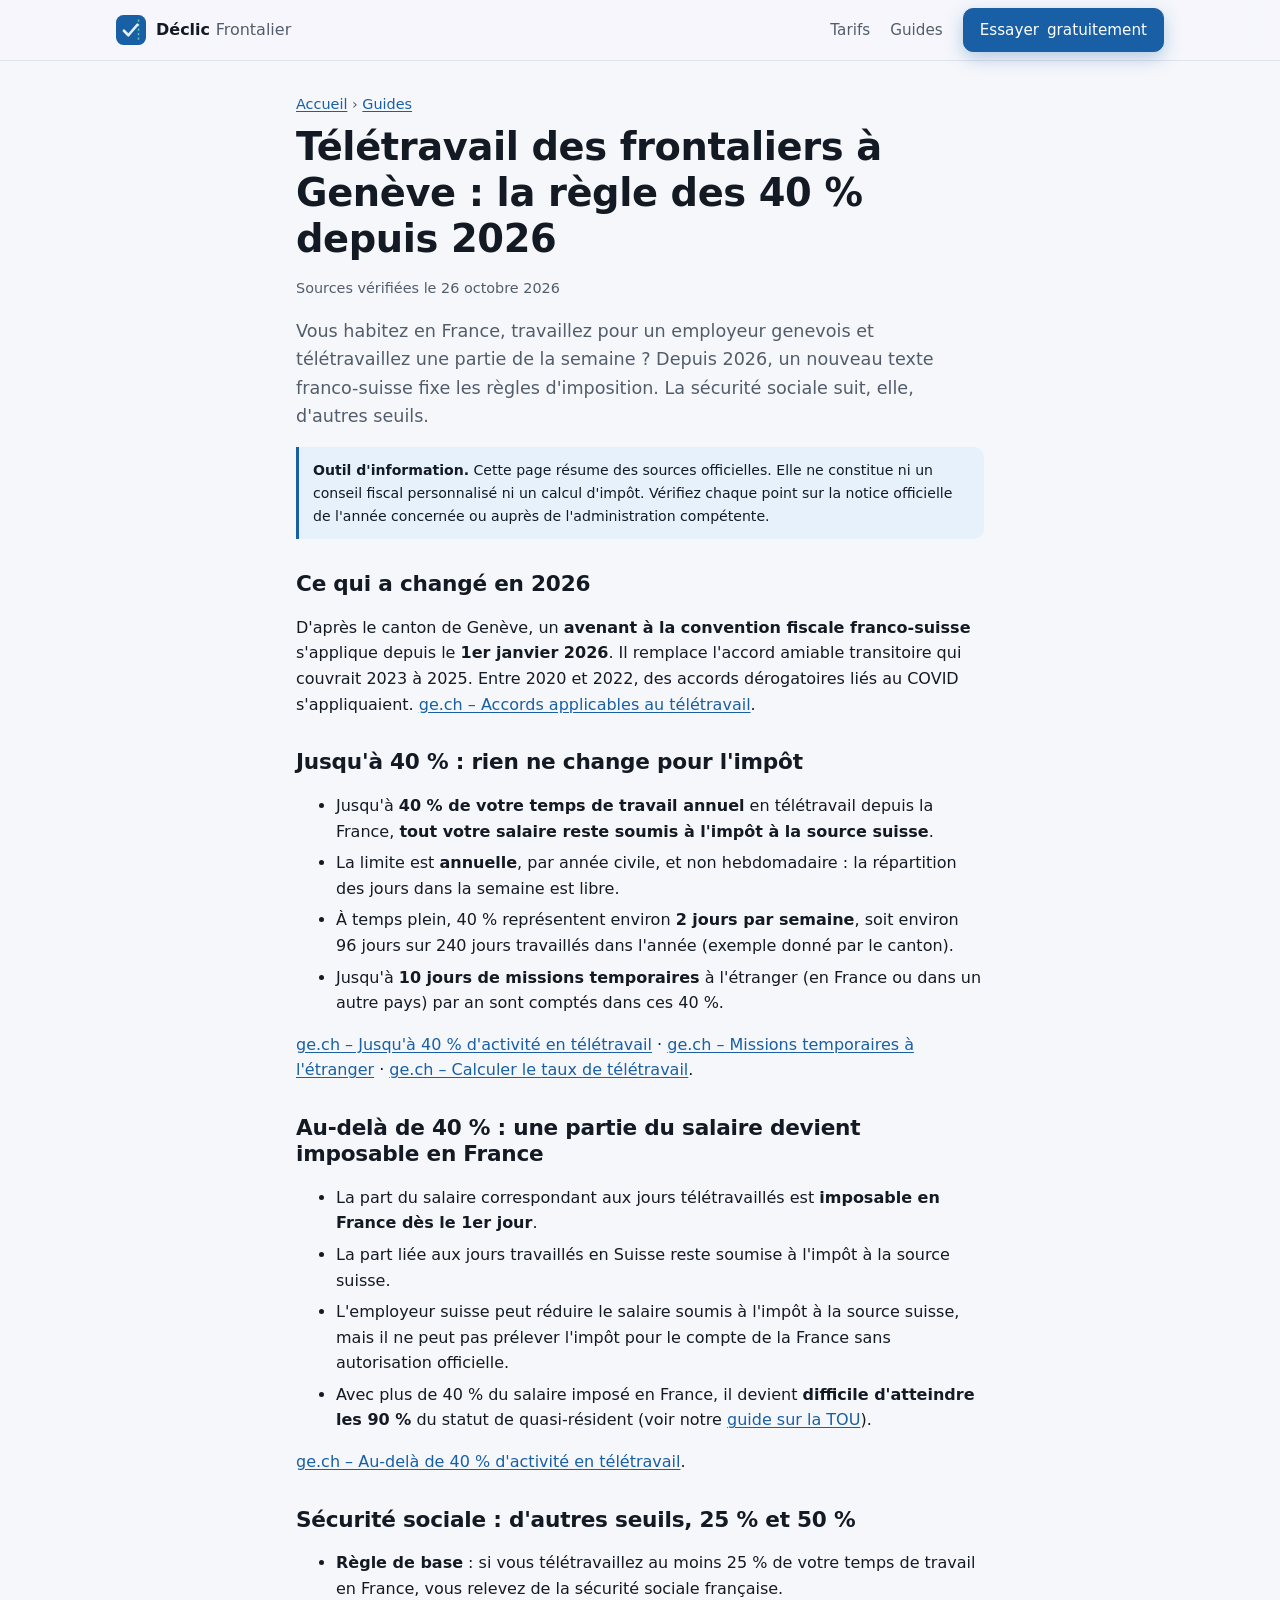
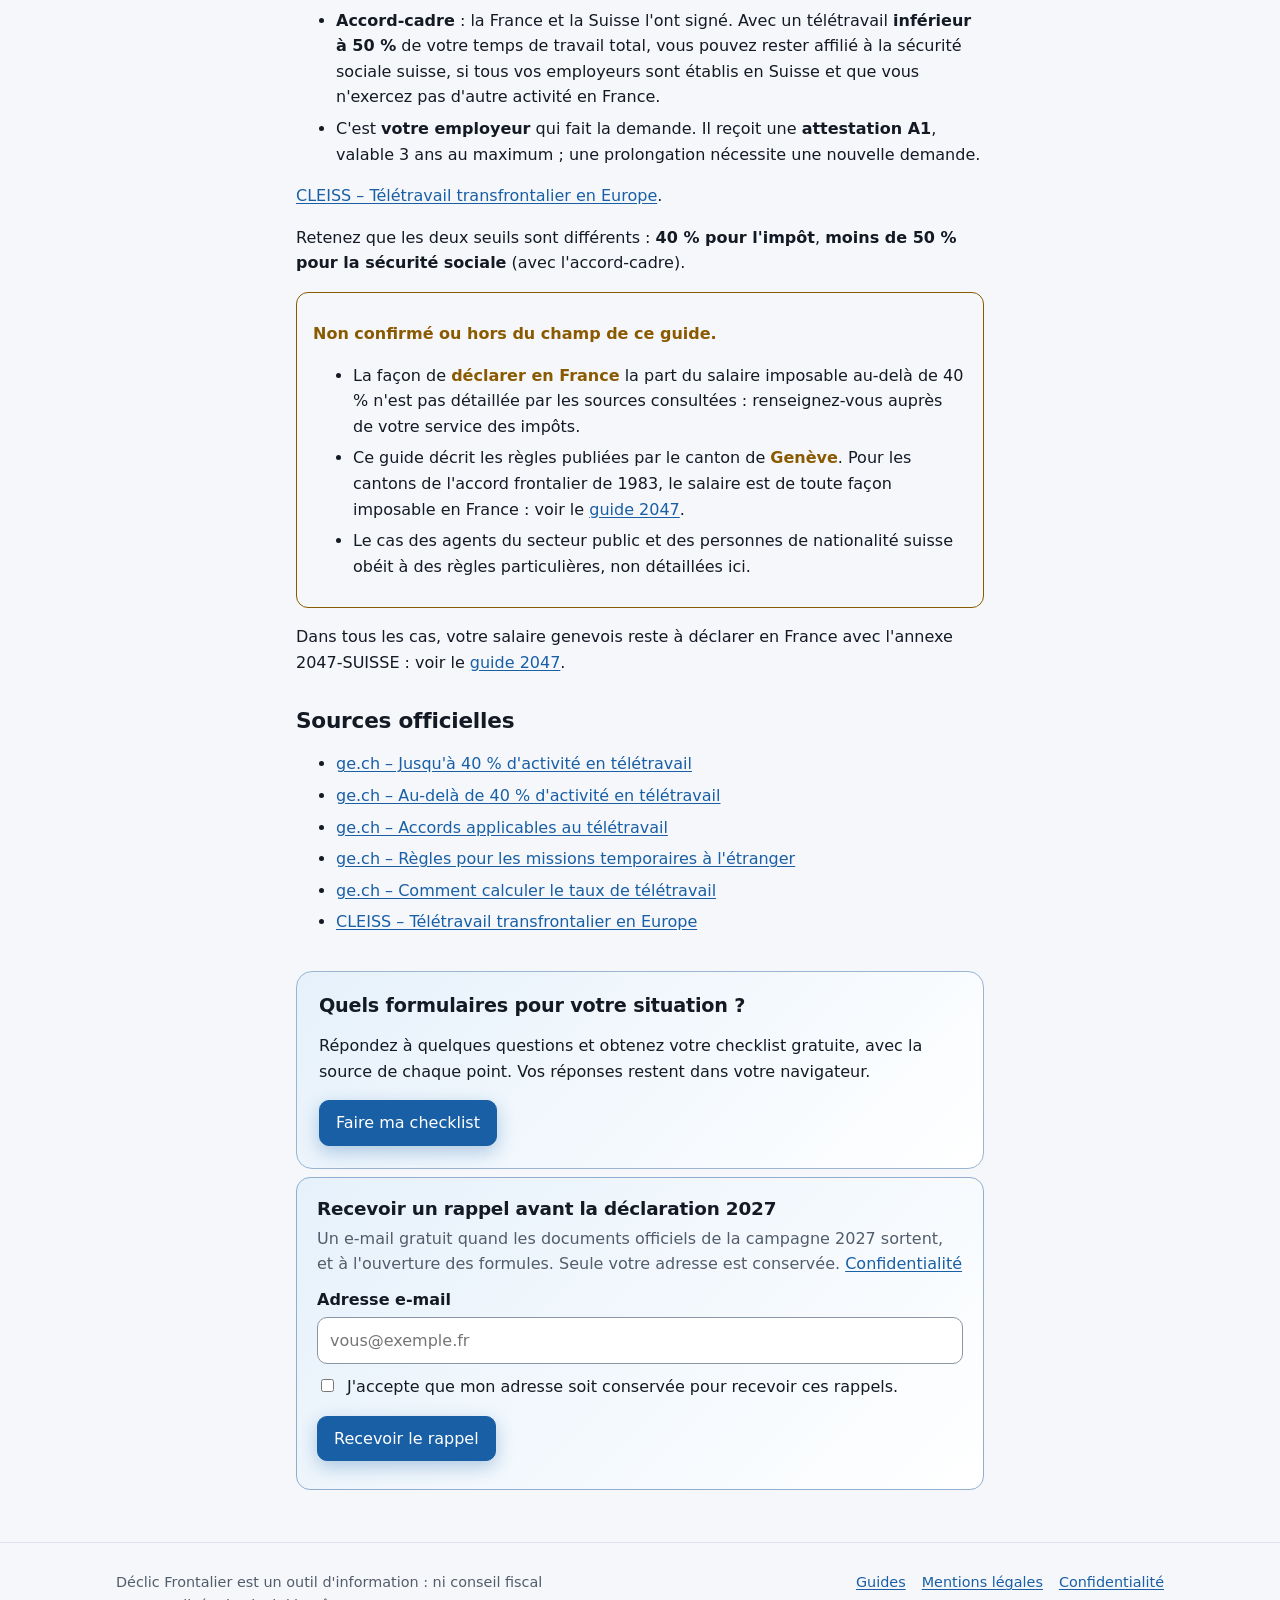
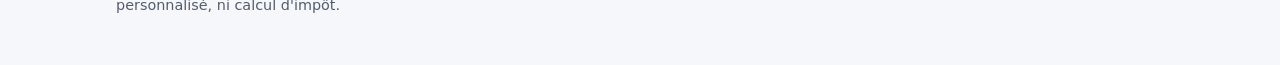
<file: articles/teletravail-frontalier-geneve-40-pourcent.html>
<!doctype html>
<html lang="fr">
<head>
  <meta charset="utf-8">
  <meta name="viewport" content="width=device-width, initial-scale=1">
  <title>Télétravail frontalier Genève : la règle des 40 % (2026) | Déclic Frontalier</title>
  <meta name="description" content="Frontalier travaillant à Genève : jusqu'à 40 % de télétravail depuis la France sans changer d'imposition, ce qui se passe au-delà, et les seuils de 25 % et 50 % pour la sécurité sociale. Sources officielles.">
  <link rel="canonical" href="https://declicfrontalier.fr/articles/teletravail-frontalier-geneve-40-pourcent.html">
  <meta property="og:type" content="article">
  <meta property="og:locale" content="fr_FR">
  <meta property="og:site_name" content="Déclic Frontalier">
  <meta property="og:title" content="Télétravail des frontaliers à Genève : la règle des 40 % depuis 2026">
  <meta property="og:description" content="Frontalier travaillant à Genève : jusqu'à 40 % de télétravail depuis la France sans changer d'imposition, ce qui se passe au-delà, et les seuils de 25 % et 50 % pour la sécurité sociale. Sources officielles.">
  <meta property="og:url" content="https://declicfrontalier.fr/articles/teletravail-frontalier-geneve-40-pourcent.html">
  <meta name="twitter:card" content="summary_large_image">
  <link rel="icon" href="../favicon.svg" type="image/svg+xml">
  <link rel="apple-touch-icon" href="../apple-touch-icon.png">
  <meta name="theme-color" content="#185FA5">
  <meta property="og:image" content="https://declicfrontalier.fr/img/og-image.png">
  <meta property="og:image:width" content="1200">
  <meta property="og:image:height" content="630">
  <meta property="og:image:alt" content="Déclic Frontalier : votre déclaration de frontalier, sans rien oublier.">
  <link rel="stylesheet" href="../style.css?v=7">
  <script type="application/ld+json">[{"@context": "https://schema.org", "@type": "Article", "headline": "Télétravail des frontaliers à Genève : la règle des 40 % depuis 2026", "description": "Frontalier travaillant à Genève : jusqu'à 40 % de télétravail depuis la France sans changer d'imposition, ce qui se passe au-delà, et les seuils de 25 % et 50 % pour la sécurité sociale. Sources officielles.", "inLanguage": "fr-FR", "dateModified": "2026-10-26", "datePublished": "2026-10-25", "mainEntityOfPage": "https://declicfrontalier.fr/articles/teletravail-frontalier-geneve-40-pourcent.html", "publisher": {"@type": "Organization", "name": "Déclic Frontalier"}}, {"@context": "https://schema.org", "@type": "BreadcrumbList", "itemListElement": [{"@type": "ListItem", "position": 1, "name": "Accueil", "item": "https://declicfrontalier.fr/"}, {"@type": "ListItem", "position": 2, "name": "Guides", "item": "https://declicfrontalier.fr/articles/"}, {"@type": "ListItem", "position": 3, "name": "Télétravail des frontaliers à Genève : la règle des 40 % depuis 2026", "item": "https://declicfrontalier.fr/articles/teletravail-frontalier-geneve-40-pourcent.html"}]}]</script>
</head>
<body>
<a class="skip" href="#contenu">Aller au contenu</a>
<header class="site-header">
  <div class="wrap">
    <a class="brand" href="../"><img src="../img/logo-mark.svg" width="30" height="30" alt=""><span class="brand-name">Déclic <span>Frontalier</span></span></a>
    <nav class="site-nav" aria-label="Navigation principale">
      <a href="../#tarifs">Tarifs</a>
      <a href="./">Guides</a>
      <a class="btn btn-primary" href="../#assistant">Essayer<span class="hide-sm"> gratuitement</span></a>
    </nav>
  </div>
</header>
<main id="contenu" class="prose">
  <nav class="crumbs" aria-label="Fil d'Ariane"><a href="../">Accueil</a> › <a href="./">Guides</a></nav>
  <article>
  <h1>Télétravail des frontaliers à Genève : la règle des 40 % depuis 2026</h1>
  <p class="meta">Sources vérifiées le 26 octobre 2026</p>
  <p class="lead">Vous habitez en France, travaillez pour un employeur genevois et télétravaillez une partie de la semaine ? Depuis 2026, un nouveau texte franco-suisse fixe les règles d'imposition. La sécurité sociale suit, elle, d'autres seuils.</p>
  <p class="notice"><strong>Outil d'information.</strong> Cette page résume des sources officielles. Elle ne constitue ni un conseil fiscal personnalisé ni un calcul d'impôt. Vérifiez chaque point sur la notice officielle de l'année concernée ou auprès de l'administration compétente.</p>

  <h2>Ce qui a changé en 2026</h2>
  <p>D'après le canton de Genève, un <strong>avenant à la convention fiscale franco-suisse</strong> s'applique depuis le <strong>1er janvier 2026</strong>. Il remplace l'accord amiable transitoire qui couvrait 2023 à 2025. Entre 2020 et 2022, des accords dérogatoires liés au COVID s'appliquaient. <a href="https://www.ge.ch/imposition-du-teletravail-personnes-frontalieres/accords-applicables-au-teletravail">ge.ch – Accords applicables au télétravail</a>.</p>

  <h2>Jusqu'à 40 % : rien ne change pour l'impôt</h2>
  <ul>
    <li>Jusqu'à <strong>40 % de votre temps de travail annuel</strong> en télétravail depuis la France, <strong>tout votre salaire reste soumis à l'impôt à la source suisse</strong>.</li>
    <li>La limite est <strong>annuelle</strong>, par année civile, et non hebdomadaire : la répartition des jours dans la semaine est libre.</li>
    <li>À temps plein, 40 % représentent environ <strong>2 jours par semaine</strong>, soit environ 96 jours sur 240 jours travaillés dans l'année (exemple donné par le canton).</li>
    <li>Jusqu'à <strong>10 jours de missions temporaires</strong> à l'étranger (en France ou dans un autre pays) par an sont comptés dans ces 40 %.</li>
  </ul>
  <p><a href="https://www.ge.ch/imposition-du-teletravail-personnes-frontalieres/40-activite-teletravail">ge.ch – Jusqu'à 40 % d'activité en télétravail</a> · <a href="https://www.ge.ch/imposition-du-teletravail-personnes-frontalieres/regles-missions-temporaires-etranger">ge.ch – Missions temporaires à l'étranger</a> · <a href="https://www.ge.ch/imposition-du-teletravail-personnes-frontalieres/comment-calculer-taux-teletravail">ge.ch – Calculer le taux de télétravail</a>.</p>

  <h2>Au-delà de 40 % : une partie du salaire devient imposable en France</h2>
  <ul>
    <li>La part du salaire correspondant aux jours télétravaillés est <strong>imposable en France dès le 1er jour</strong>.</li>
    <li>La part liée aux jours travaillés en Suisse reste soumise à l'impôt à la source suisse.</li>
    <li>L'employeur suisse peut réduire le salaire soumis à l'impôt à la source suisse, mais il ne peut pas prélever l'impôt pour le compte de la France sans autorisation officielle.</li>
    <li>Avec plus de 40 % du salaire imposé en France, il devient <strong>difficile d'atteindre les 90 %</strong> du statut de quasi-résident (voir notre <a href="quasi-resident-geneve-taxation-ordinaire-ulterieure.html">guide sur la TOU</a>).</li>
  </ul>
  <p><a href="https://www.ge.ch/imposition-du-teletravail-personnes-frontalieres/au-dela-40-activite-teletravail">ge.ch – Au-delà de 40 % d'activité en télétravail</a>.</p>

  <h2>Sécurité sociale : d'autres seuils, 25 % et 50 %</h2>
  <ul>
    <li><strong>Règle de base</strong> : si vous télétravaillez au moins 25 % de votre temps de travail en France, vous relevez de la sécurité sociale française.</li>
    <li><strong>Accord-cadre</strong> : la France et la Suisse l'ont signé. Avec un télétravail <strong>inférieur à 50 %</strong> de votre temps de travail total, vous pouvez rester affilié à la sécurité sociale suisse, si tous vos employeurs sont établis en Suisse et que vous n'exercez pas d'autre activité en France.</li>
    <li>C'est <strong>votre employeur</strong> qui fait la demande. Il reçoit une <strong>attestation A1</strong>, valable 3 ans au maximum  ; une prolongation nécessite une nouvelle demande.</li>
  </ul>
  <p><a href="https://www.cleiss.fr/particuliers/teletravail-transfrontalier.html">CLEISS – Télétravail transfrontalier en Europe</a>.</p>
  <p>Retenez que les deux seuils sont différents : <strong>40 % pour l'impôt</strong>, <strong>moins de 50 % pour la sécurité sociale</strong> (avec l'accord-cadre).</p>

  <div class="unconfirmed">
    <p><strong>Non confirmé ou hors du champ de ce guide.</strong></p>
    <ul>
      <li>La façon de <strong>déclarer en France</strong> la part du salaire imposable au-delà de 40 % n'est pas détaillée par les sources consultées : renseignez-vous auprès de votre service des impôts.</li>
      <li>Ce guide décrit les règles publiées par le canton de <strong>Genève</strong>. Pour les cantons de l'accord frontalier de 1983, le salaire est de toute façon imposable en France : voir le <a href="formulaire-2047-suisse-frontalier.html">guide 2047</a>.</li>
      <li>Le cas des agents du secteur public et des personnes de nationalité suisse obéit à des règles particulières, non détaillées ici.</li>
    </ul>
  </div>

  <p>Dans tous les cas, votre salaire genevois reste à déclarer en France avec l'annexe 2047-SUISSE : voir le <a href="formulaire-2047-suisse-frontalier.html">guide 2047</a>.</p>

  <h2>Sources officielles</h2>
  <ul class="sources">
      <li><a href="https://www.ge.ch/imposition-du-teletravail-personnes-frontalieres/40-activite-teletravail">ge.ch – Jusqu'à 40 % d'activité en télétravail</a></li>
      <li><a href="https://www.ge.ch/imposition-du-teletravail-personnes-frontalieres/au-dela-40-activite-teletravail">ge.ch – Au-delà de 40 % d'activité en télétravail</a></li>
      <li><a href="https://www.ge.ch/imposition-du-teletravail-personnes-frontalieres/accords-applicables-au-teletravail">ge.ch – Accords applicables au télétravail</a></li>
      <li><a href="https://www.ge.ch/imposition-du-teletravail-personnes-frontalieres/regles-missions-temporaires-etranger">ge.ch – Règles pour les missions temporaires à l'étranger</a></li>
      <li><a href="https://www.ge.ch/imposition-du-teletravail-personnes-frontalieres/comment-calculer-taux-teletravail">ge.ch – Comment calculer le taux de télétravail</a></li>
      <li><a href="https://www.cleiss.fr/particuliers/teletravail-transfrontalier.html">CLEISS – Télétravail transfrontalier en Europe</a></li>
  </ul>
  <div class="cta-box">
    <h2>Quels formulaires pour votre situation ?</h2>
    <p>Répondez à quelques questions et obtenez votre checklist gratuite, avec la source de chaque point. Vos réponses restent dans votre navigateur.</p>
    <a class="btn btn-primary" href="../#assistant">Faire ma checklist</a>
  </div>
  <div class="card upsell" hidden>
    <h2 style="margin:0 0 6px;font-size:1.15rem">Recevoir un rappel avant la déclaration 2027</h2>
    <form data-signup method="post">
      <p>Un e-mail gratuit quand les documents officiels de la campagne 2027 sortent, et à l'ouverture des formules. Seule votre adresse est conservée. <a href="../confidentialite.html">Confidentialité</a></p>
      <input type="hidden" name="formule" value="rappels-gratuits">
      <input type="hidden" name="origine" value="guide-teletravail-frontalier-geneve-40-pourcent">
      <input type="hidden" name="canal" value="">
      <label for="email-guide-teletravail-frontalier-geneve-40-pourcent">Adresse e-mail</label>
      <input type="email" id="email-guide-teletravail-frontalier-geneve-40-pourcent" name="email" required autocomplete="email" placeholder="vous@exemple.fr">
      <label class="check"><input type="checkbox" name="consentement" value="oui" required><span>J'accepte que mon adresse soit conservée pour recevoir ces rappels.</span></label>
      <div class="actions"><button class="primary" type="submit">Recevoir le rappel</button></div>
      <p class="form-status" role="status" aria-live="polite"></p>
    </form>
  </div>
  </article>
</main>
<footer>
  <div class="wrap">
    <p>Déclic Frontalier est un outil d'information : ni conseil fiscal personnalisé, ni calcul d'impôt.</p>
    <nav aria-label="Informations légales">
      <a href="./">Guides</a>
      <a href="../mentions-legales.html">Mentions légales</a>
      <a href="../confidentialite.html">Confidentialité</a>
    </nav>
  </div>
</footer>
<script type="module" src="../analytics.js"></script>
<script type="module" src="../signup.js"></script>
</body>
</html>
</file>
<file: style.css>
/* Identité Déclic Frontalier : bleu #185FA5, vert #1D9E75, marine #042C53.
   Contrastes vérifiés (WCAG 2.1 AA) : texte ≥ 4,5:1, bordures de contrôles ≥ 3:1.
   Polices système uniquement : aucune requête vers un service de polices tiers. */
:root {
  --bg:#f6f7fb; --bg-2:#eef1f8; --fg:#141a24; --muted:#525d6b; --card:#fff; --card-2:#f9fafc;
  --accent:#185FA5; --accent-2:#0F6E56; --on-accent:#fff; --accent-soft:#E6F1FB;
  --line:#dfe3ec; --control:#8a96a3; --warn:#8a5a00; --ok:#0b6b3a;
  --blob-1:#85B7EB; --blob-2:#9FE1CB; --blob-3:#B5D4F4;
  --shadow:0 1px 2px rgba(16,24,40,.05), 0 8px 24px rgba(16,24,40,.08);
  --radius:14px;
}
@media (prefers-color-scheme: dark) {
  :root {
    --bg:#0e1117; --bg-2:#141924; --fg:#e8ebf1; --muted:#9da8b6; --card:#161b26; --card-2:#1b2130;
    --accent:#85B7EB; --accent-2:#5DCAA5; --on-accent:#0e1117; --accent-soft:#13263f;
    --line:#2a3242; --control:#6b7682; --warn:#e0b050; --ok:#5fd18f;
    --blob-1:#185FA5; --blob-2:#0F6E56; --blob-3:#0C447C;
    --shadow:0 1px 2px rgba(0,0,0,.3), 0 10px 30px rgba(0,0,0,.35);
  }
}
* { box-sizing:border-box; }
html { scroll-behavior:smooth; }
body { margin:0; background:var(--bg); color:var(--fg); font:16px/1.6 ui-sans-serif, system-ui, -apple-system, "Segoe UI", Roboto, sans-serif; -webkit-font-smoothing:antialiased; }
img, svg { max-width:100%; }
a { color:var(--accent); text-underline-offset:2px; }
h1, h2, h3 { line-height:1.2; letter-spacing:-.01em; }
:focus-visible { outline:3px solid var(--accent); outline-offset:2px; border-radius:6px; }
.sr-only { position:absolute; width:1px; height:1px; padding:0; margin:-1px; overflow:hidden; clip:rect(0,0,0,0); white-space:nowrap; border:0; }
.skip { position:absolute; left:-9999px; top:8px; background:var(--card); color:var(--fg); padding:8px 12px; border-radius:8px; z-index:100; }
.skip:focus { left:16px; }
.wrap { max-width:1080px; margin:0 auto; padding:0 16px; }

/* En-tête */
.site-header { position:sticky; top:0; z-index:50; backdrop-filter:saturate(1.4) blur(12px); -webkit-backdrop-filter:saturate(1.4) blur(12px); background:color-mix(in srgb, var(--bg) 78%, transparent); border-bottom:1px solid var(--line); }
.site-header .wrap { display:flex; align-items:center; gap:16px; height:60px; }
.brand { display:flex; align-items:center; gap:10px; font-weight:700; color:var(--fg); text-decoration:none; }
.brand img { display:block; }
.brand-name span { font-weight:500; color:var(--muted); }
.site-nav { margin-left:auto; display:flex; align-items:center; gap:20px; }
.site-nav a { color:var(--muted); text-decoration:none; font-size:.95rem; }
.site-nav a:hover { color:var(--fg); }
.site-nav .btn { color:var(--on-accent); }
@media (max-width:720px) { .site-nav a:not(.btn) { display:none; } }

/* Boutons */
button, .btn { font:inherit; display:inline-flex; align-items:center; justify-content:center; gap:8px; padding:9px 16px; border-radius:10px; border:1px solid var(--control); background:var(--card); color:var(--fg); cursor:pointer; text-decoration:none; transition:transform .15s ease, box-shadow .15s ease, border-color .15s ease; }
button:hover, .btn:hover { border-color:var(--accent); }
.btn-primary, button.primary { background:var(--accent); color:var(--on-accent); border-color:var(--accent); box-shadow:0 6px 18px color-mix(in srgb, var(--accent) 30%, transparent); }
.btn-primary:hover, button.primary:hover { transform:translateY(-1px); }
.btn-lg { padding:12px 22px; font-size:1.05rem; border-radius:12px; }
button[aria-pressed="true"] { border-color:var(--accent); background:var(--accent-soft); box-shadow:inset 0 0 0 1px var(--accent); }
button:disabled { opacity:.6; cursor:not-allowed; }

/* Héros */
.hero { position:relative; overflow:hidden; padding:72px 0 56px; }
.hero-bg { position:absolute; inset:-20% -10% auto; height:140%; z-index:0; pointer-events:none; }
.blob { position:absolute; width:46vmax; height:46vmax; border-radius:50%; filter:blur(70px); opacity:.55; animation:drift 22s ease-in-out infinite alternate; }
.blob.b1 { background:var(--blob-1); left:-12vmax; top:-14vmax; }
.blob.b2 { background:var(--blob-2); right:-14vmax; top:-6vmax; animation-duration:26s; animation-delay:-6s; }
.blob.b3 { background:var(--blob-3); left:30%; top:18vmax; width:34vmax; height:34vmax; animation-duration:30s; animation-delay:-12s; opacity:.35; }
@keyframes drift { from { transform:translate3d(0,0,0) scale(1); } to { transform:translate3d(6vmax,4vmax,0) scale(1.12); } }
.hero .wrap { position:relative; z-index:1; display:grid; grid-template-columns:1.1fr .9fr; gap:48px; align-items:center; }
@media (max-width:880px) { .hero .wrap { grid-template-columns:1fr; } .hero { padding-top:48px; } }
.eyebrow { display:inline-flex; align-items:center; gap:8px; font-size:.85rem; font-weight:600; color:var(--accent); background:var(--accent-soft); border:1px solid color-mix(in srgb, var(--accent) 25%, transparent); padding:4px 10px; border-radius:999px; }
.hero h1 { font-size:clamp(2rem, 4.6vw, 3.2rem); margin:16px 0 14px; }
.grad { background:linear-gradient(90deg, var(--accent), var(--accent-2)); -webkit-background-clip:text; background-clip:text; color:transparent; }
.hero .lead { font-size:1.15rem; color:var(--muted); margin:0 0 26px; max-width:34em; }
.hero-cta { display:flex; flex-wrap:wrap; gap:12px; }
.trust { display:flex; flex-wrap:wrap; gap:8px 18px; margin:22px 0 0; padding:0; list-style:none; color:var(--muted); font-size:.9rem; }
.trust li::before { content:"✓ "; color:var(--ok); font-weight:700; }

/* Visuel 3D léger : carte en perspective qui suit le pointeur */
.scene { perspective:1100px; }
.tilt { position:relative; transform-style:preserve-3d; transform:rotateX(var(--rx, 8deg)) rotateY(var(--ry, -14deg)); transition:transform .25s ease-out; }
.mock { background:var(--card); border:1px solid var(--line); border-radius:18px; box-shadow:var(--shadow); padding:18px; transform:translateZ(0); }
.mock-head { display:flex; gap:6px; margin-bottom:14px; }
.mock-head span { width:10px; height:10px; border-radius:50%; background:var(--line); }
.mock h3 { margin:0 0 12px; font-size:1rem; }
.mock-item { display:flex; align-items:flex-start; gap:10px; padding:10px 12px; border:1px solid var(--line); border-radius:10px; margin-bottom:8px; background:var(--card-2); font-size:.92rem; }
.mock-item .tick { flex:none; width:20px; height:20px; border-radius:6px; background:var(--accent-soft); color:var(--accent); display:grid; place-items:center; font-size:.75rem; font-weight:800; }
.chip { position:absolute; padding:8px 12px; border-radius:12px; background:var(--card); border:1px solid var(--line); box-shadow:var(--shadow); font-weight:700; font-size:.9rem; }
.chip small { display:block; font-weight:500; color:var(--muted); font-size:.75rem; }
.chip.c1 { top:-18px; right:-10px; transform:translateZ(70px); }
.chip.c2 { bottom:46px; left:-26px; transform:translateZ(110px); }
.chip.c3 { bottom:-16px; right:24px; transform:translateZ(50px); }
@media (max-width:880px) {
  .scene { max-width:520px; width:100%; margin:0 auto; padding:12px 18px 24px; }
  .tilt { --rx:6deg; --ry:-8deg; }
  .chip.c1 { right:0; } .chip.c2 { left:0; bottom:-14px; } .chip.c3 { display:none; }
}

/* Sections */
section { scroll-margin-top:72px; }
.section { padding:72px 0; }
.section.alt { background:var(--bg-2); border-top:1px solid var(--line); border-bottom:1px solid var(--line); }
.section-head { max-width:640px; margin:0 0 32px; }
.section-head h2 { font-size:clamp(1.6rem, 3vw, 2.2rem); margin:0 0 10px; }
.section-head p { color:var(--muted); margin:0; font-size:1.05rem; }
.grid-3 { display:grid; grid-template-columns:repeat(3, 1fr); gap:16px; }
.grid-2 { display:grid; grid-template-columns:repeat(2, 1fr); gap:16px; }
.grid-2 .card { margin:0; }
@media (max-width:880px) { .grid-3, .grid-2 { grid-template-columns:1fr; } }
.card { background:var(--card); border:1px solid var(--line); border-radius:var(--radius); padding:20px; margin-bottom:12px; }
.grid-3 .card { margin:0; }
.step-num { width:34px; height:34px; border-radius:10px; display:grid; place-items:center; font-weight:800; background:linear-gradient(135deg, var(--accent), var(--accent-2)); color:var(--on-accent); margin-bottom:12px; }
.card h3 { margin:0 0 6px; font-size:1.08rem; }
.card p { margin:0 0 8px; color:var(--muted); }
.card.link { text-decoration:none; color:inherit; display:block; transition:transform .2s ease, border-color .2s ease, box-shadow .2s ease; }
.card.link:hover { transform:translateY(-3px); border-color:var(--accent); box-shadow:var(--shadow); }
.card.link .more { color:var(--accent); font-weight:600; }

/* Assistant */
.assistant-shell { max-width:720px; }
.progress { height:6px; border-radius:99px; background:var(--line); overflow:hidden; margin:0 0 14px; }
.progress span { display:block; height:100%; background:linear-gradient(90deg, var(--accent), var(--accent-2)); transition:width .35s ease; }
.q { font-weight:700; font-size:1.15rem; margin:0 0 14px; }
.q:focus { outline:none; }
.opts { display:flex; flex-wrap:wrap; gap:8px; }
.step { color:var(--muted); font-size:.85rem; margin-bottom:6px; }
.fade-in { animation:fade .3s ease both; }
@keyframes fade { from { opacity:0; transform:translateY(6px); } to { opacity:1; transform:none; } }
.rule h3 { margin:0 0 6px; font-size:1.02rem; }
.rule p { margin:0 0 8px; color:var(--fg); }
.badge { display:inline-block; font-size:.75rem; font-weight:600; color:var(--warn); border:1px solid var(--warn); border-radius:6px; padding:1px 6px; margin-bottom:8px; }
.badge.ok { color:var(--ok); border-color:var(--ok); }
.actions { display:flex; flex-wrap:wrap; gap:8px; margin-top:16px; }
.upsell { border-color:color-mix(in srgb, var(--accent) 40%, var(--line)); background:linear-gradient(135deg, var(--accent-soft), var(--card)); }
.disc, .notice { color:var(--muted); font-size:.88rem; }
.notice { border-left:3px solid var(--accent); background:var(--accent-soft); color:var(--fg); padding:12px 14px; border-radius:0 10px 10px 0; margin:16px 0; }

/* Tarifs */
.billing { display:inline-flex; padding:4px; border-radius:12px; background:var(--card); border:1px solid var(--line); margin-bottom:24px; }
.billing button { border:0; background:transparent; padding:8px 14px; }
.billing button[aria-pressed="true"] { background:var(--accent); color:var(--on-accent); box-shadow:none; }
.save { font-size:.75rem; font-weight:700; color:var(--ok); margin-left:4px; }
.billing button[aria-pressed="true"] .save { color:inherit; }
.plans { display:grid; grid-template-columns:repeat(3, 1fr); gap:16px; align-items:stretch; }
@media (max-width:880px) { .plans { grid-template-columns:1fr; } }
.plan { position:relative; display:flex; flex-direction:column; background:var(--card); border:1px solid var(--line); border-radius:18px; padding:24px; }
.plan.highlight { border:2px solid var(--accent); box-shadow:var(--shadow); }
.plan .tag { position:absolute; top:-12px; left:24px; background:var(--accent); color:var(--on-accent); font-size:.75rem; font-weight:700; padding:3px 10px; border-radius:999px; }
.plan h3 { margin:0; font-size:1.15rem; }
.plan .pitch { color:var(--muted); margin:4px 0 16px; }
.price { font-size:2.2rem; font-weight:800; letter-spacing:-.02em; }
.price small { font-size:.95rem; font-weight:500; color:var(--muted); }
.plan ul { list-style:none; padding:0; margin:16px 0 22px; flex:1; }
.plan li { padding:5px 0 5px 26px; position:relative; }
.plan li::before { content:"✓"; position:absolute; left:0; color:var(--ok); font-weight:800; }
.price-note { color:var(--muted); font-size:.9rem; margin-top:16px; }

/* Formulaire de pré-inscription */
.waitlist { max-width:560px; }
form label { display:block; margin:10px 0 4px; font-weight:600; }
form label.check { font-weight:400; display:flex; gap:10px; align-items:flex-start; }
form label.check input { margin-top:5px; }
input[type="email"], select { font:inherit; width:100%; padding:10px 12px; border-radius:10px; border:1px solid var(--control); background:var(--card); color:var(--fg); }
.form-status { margin-top:12px; font-weight:600; }

/* FAQ */
.faq details { background:var(--card); border:1px solid var(--line); border-radius:12px; padding:14px 18px; margin-bottom:10px; }
.faq summary { cursor:pointer; font-weight:600; }
.faq details p { color:var(--muted); margin:10px 0 0; }

/* Articles et pages de contenu */
.prose { max-width:720px; margin:0 auto; padding:32px 16px 40px; }
.prose h1 { font-size:clamp(1.7rem, 4vw, 2.4rem); margin:8px 0 10px; }
.prose h2 { margin-top:32px; font-size:1.35rem; }
.prose li { margin-bottom:6px; }
.prose .lead { color:var(--muted); font-size:1.1rem; }
.meta { color:var(--muted); font-size:.9rem; }
.crumbs { font-size:.9rem; color:var(--muted); }
.unconfirmed { border:1px solid var(--warn); border-radius:12px; padding:12px 16px; margin:16px 0; }
.unconfirmed strong:first-child { color:var(--warn); }
.cta-box { margin:36px 0 8px; padding:22px; border-radius:16px; background:linear-gradient(135deg, var(--accent-soft), var(--card)); border:1px solid color-mix(in srgb, var(--accent) 35%, var(--line)); }
.cta-box h2 { margin:0 0 6px; font-size:1.2rem; }
.sources li { word-break:break-word; }

/* Pied de page */
footer { border-top:1px solid var(--line); color:var(--muted); font-size:.9rem; padding:28px 0 48px; }
footer .wrap { display:flex; flex-wrap:wrap; justify-content:space-between; gap:16px; }
footer p { margin:0; max-width:520px; }
footer nav { display:flex; flex-wrap:wrap; gap:16px; }

/* Apparition au défilement : uniquement si le JS est actif */
.js .reveal { opacity:0; transform:translateY(16px); transition:opacity .6s ease, transform .6s ease; }
.js .reveal.in { opacity:1; transform:none; }

@media (prefers-reduced-motion: reduce) {
  html { scroll-behavior:auto; }
  *, *::before, *::after { animation:none !important; transition:none !important; }
  .tilt { transform:none; }
  .js .reveal { opacity:1; transform:none; }
}
@media print {
  .site-header, .hero, .section:not(#assistant), button, .actions, .skip, footer nav, .upsell { display:none !important; }
  body { background:#fff; color:#000; }
}
.brand, .site-nav .btn { white-space:nowrap; }
@media (max-width:420px) { .hide-sm { display:none; } .site-nav .btn { padding:7px 12px; } }
.guide-link { margin:10px 0 0; font-weight:600; }
</file>
